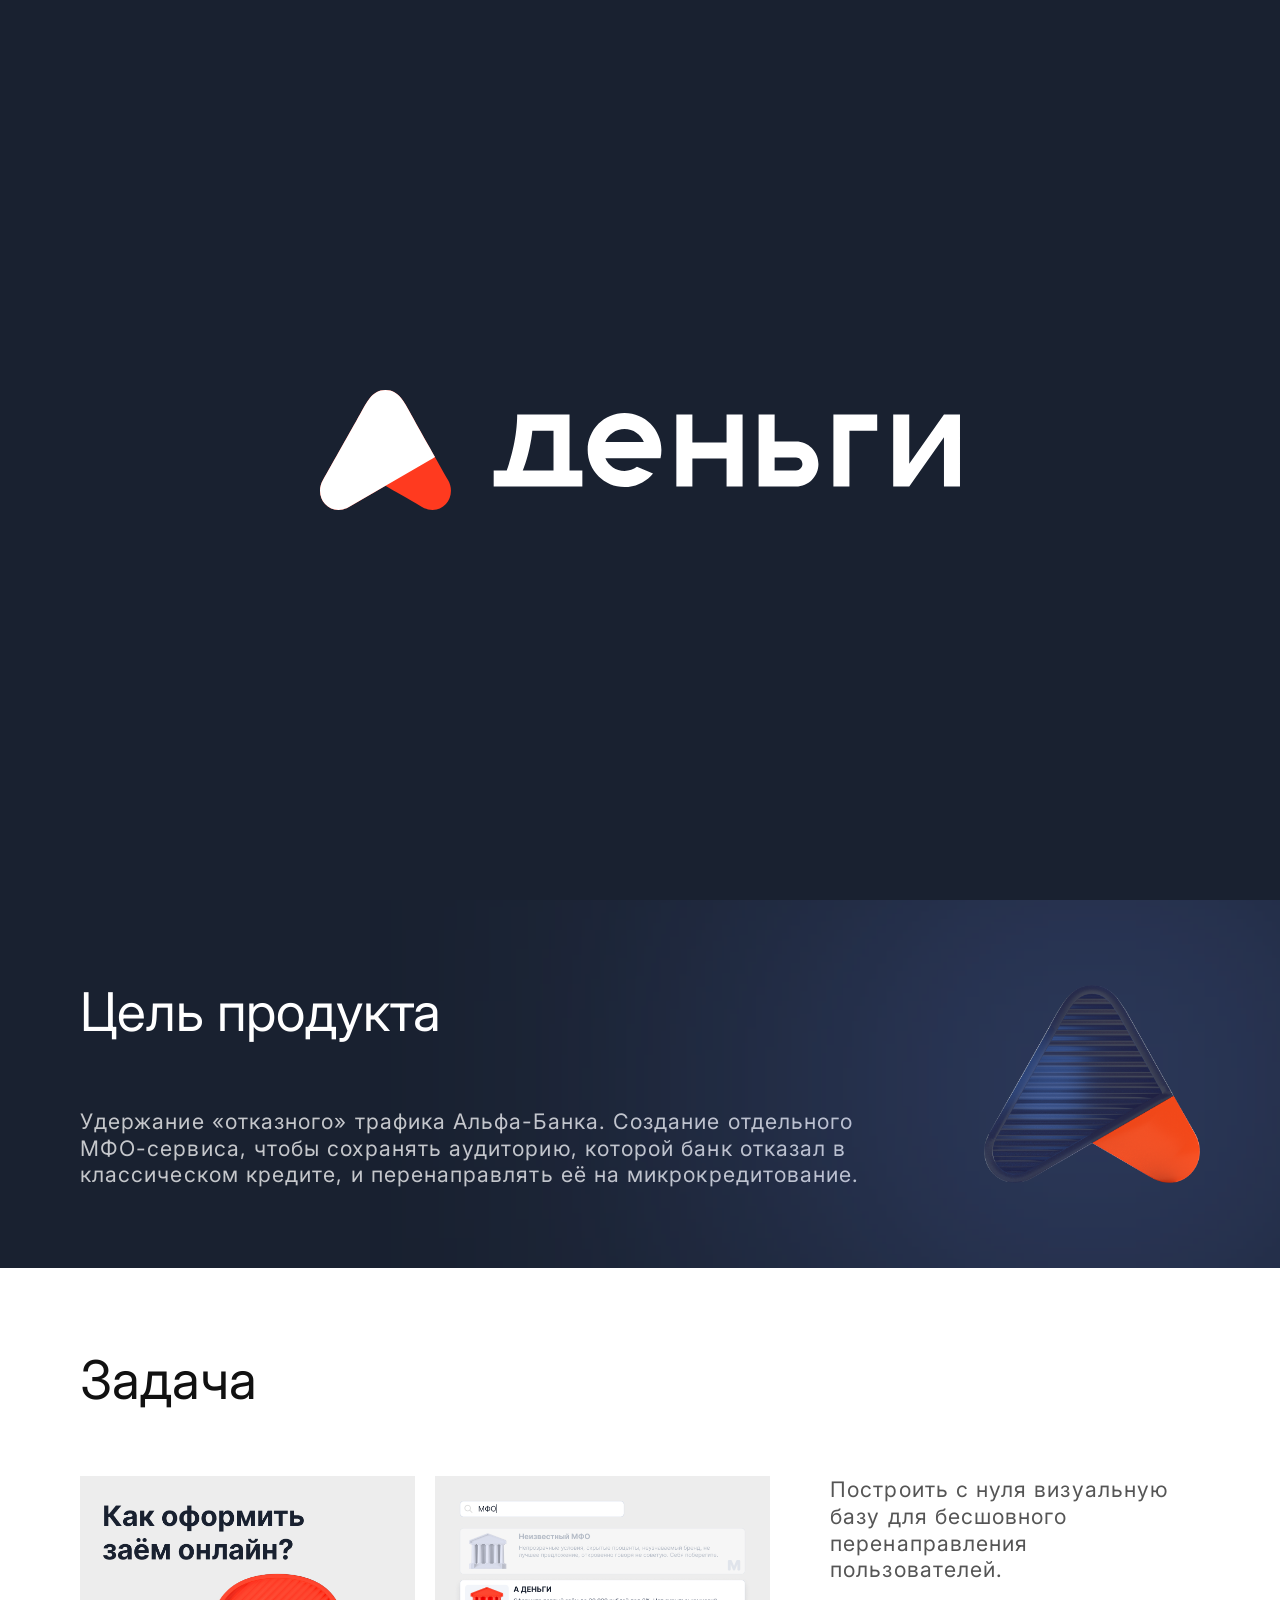
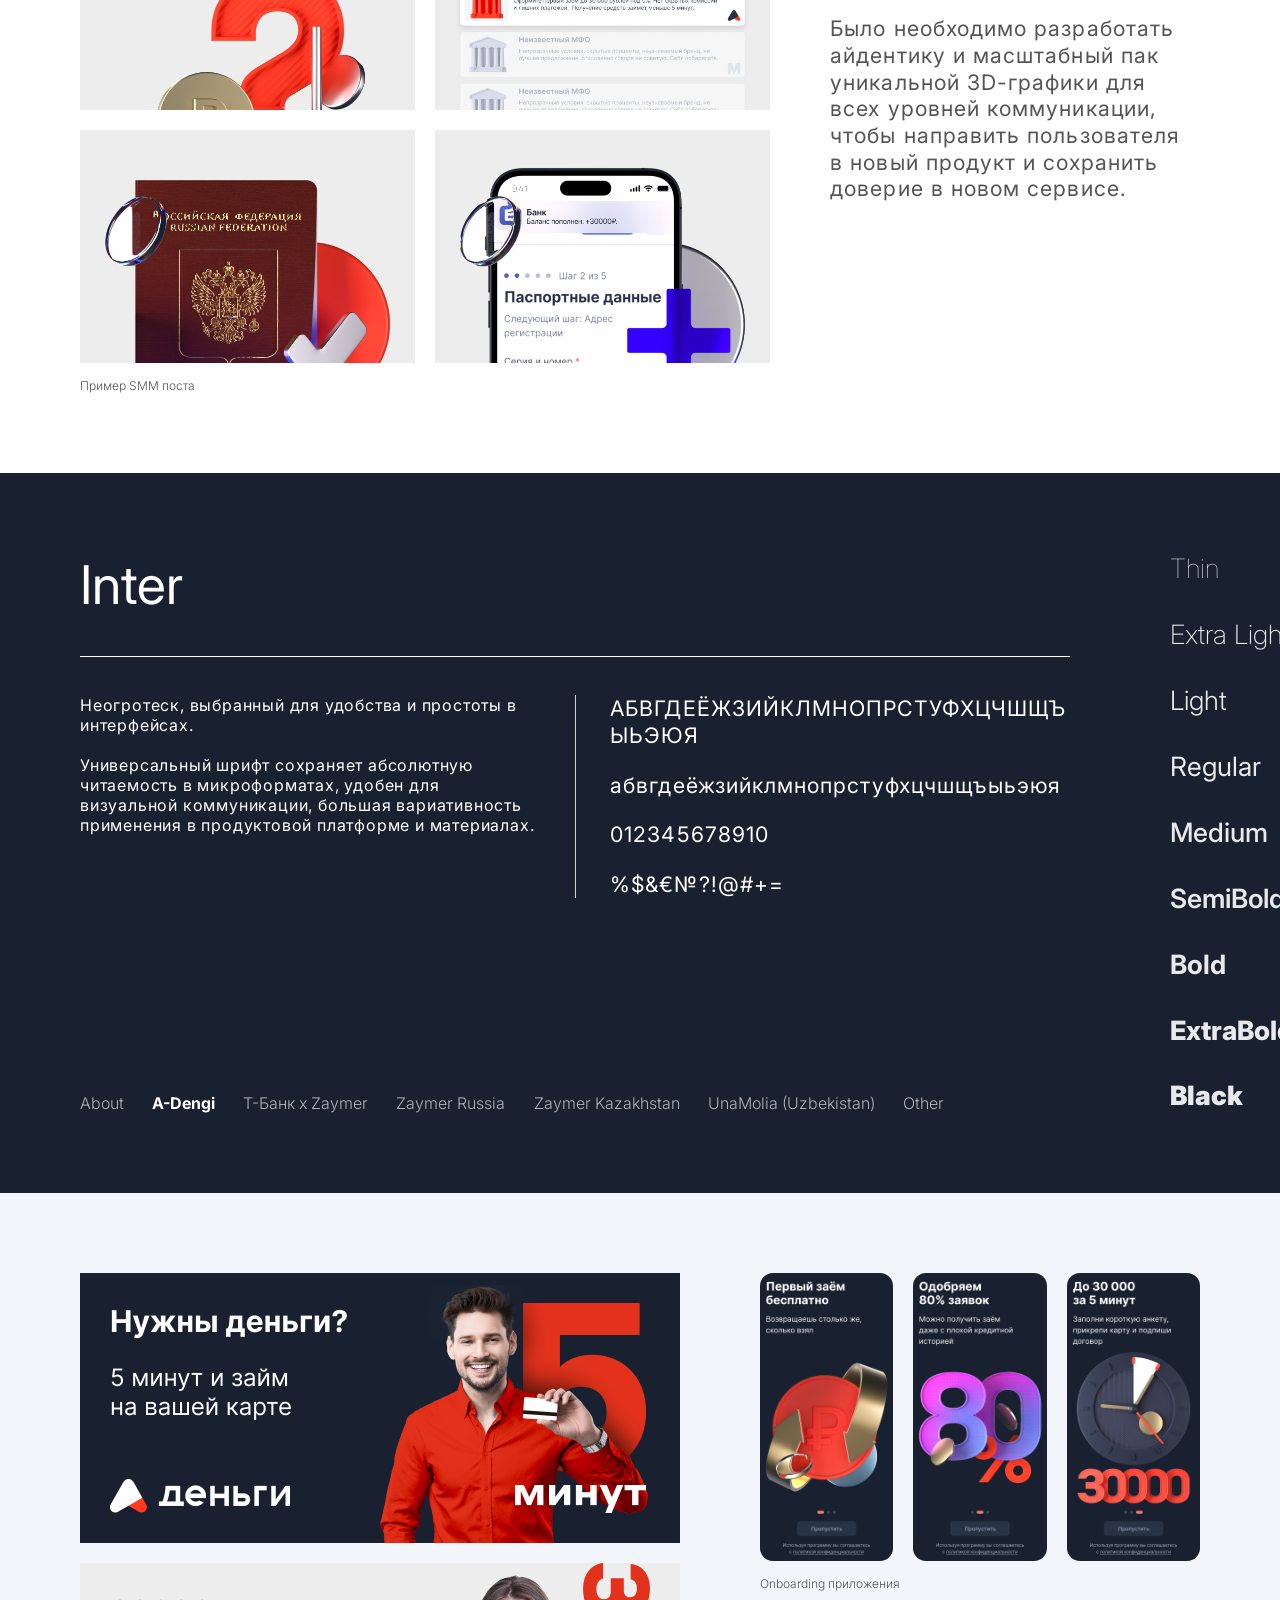
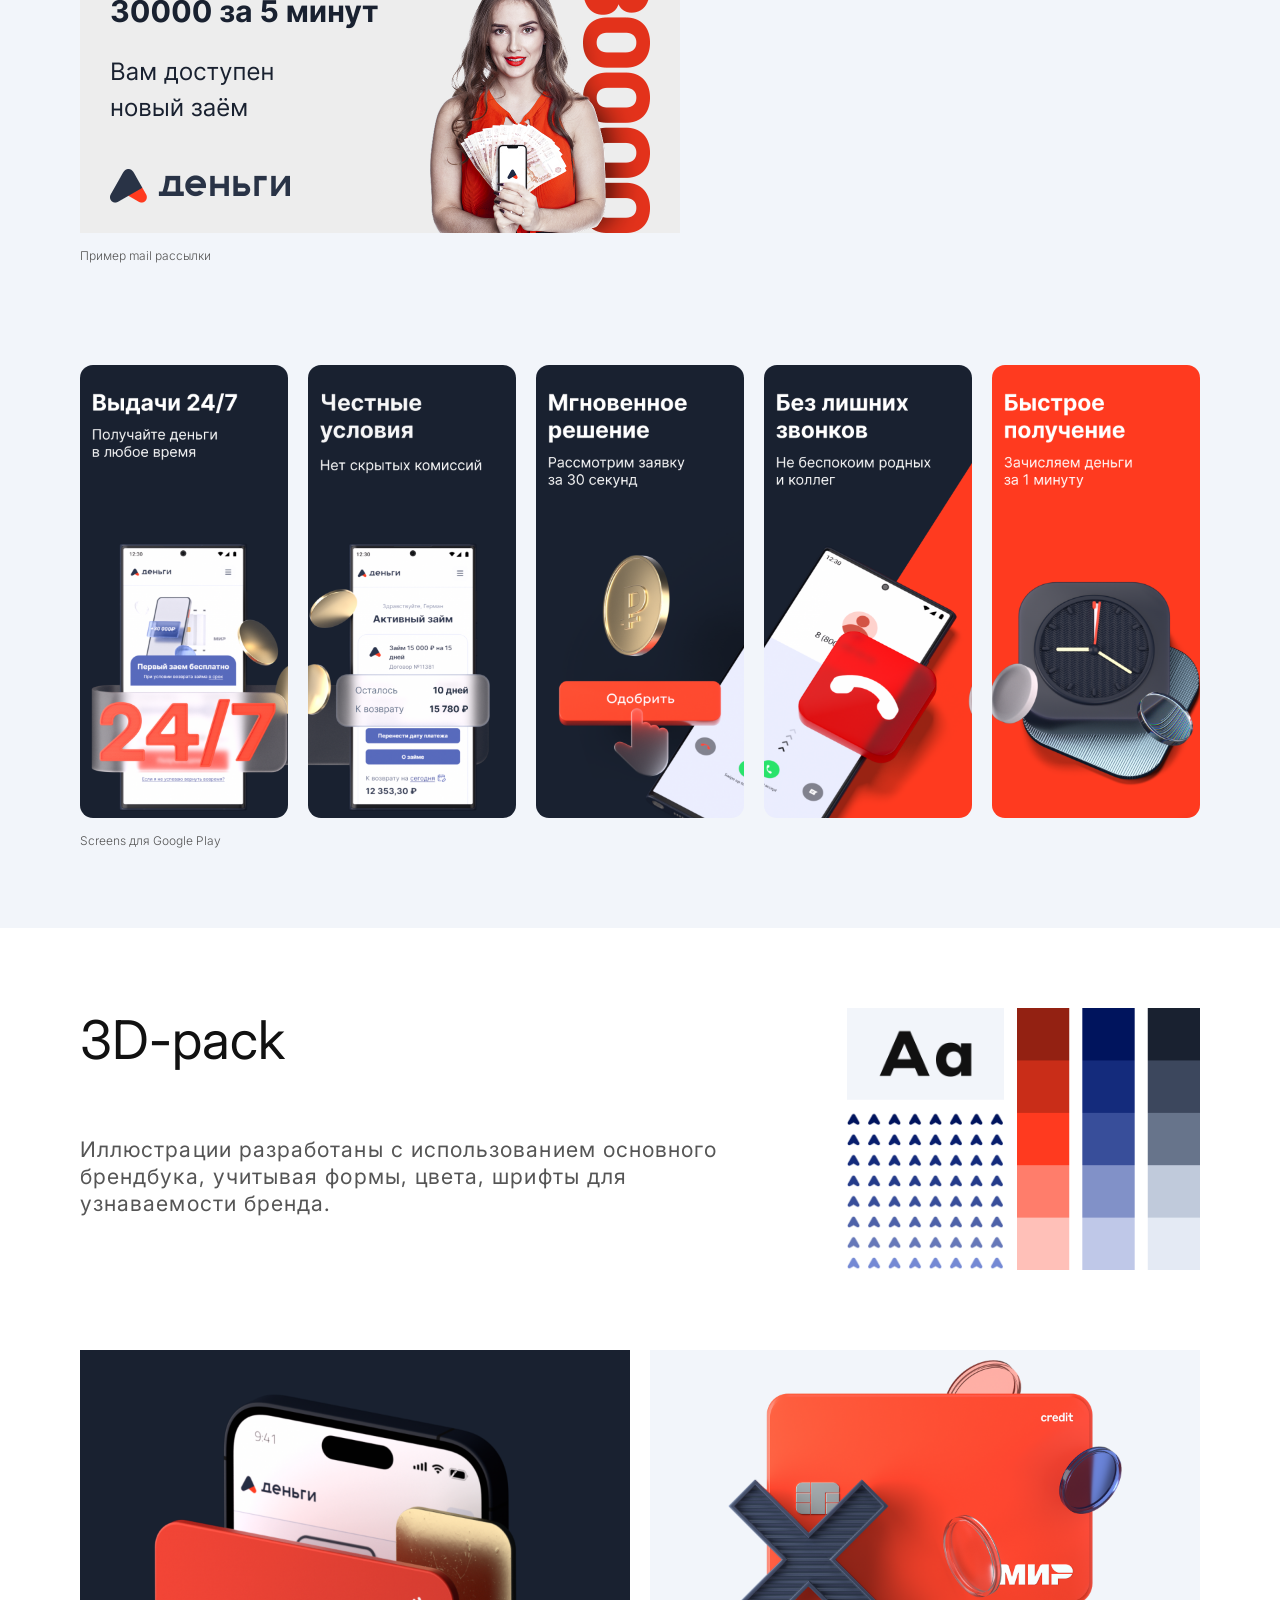
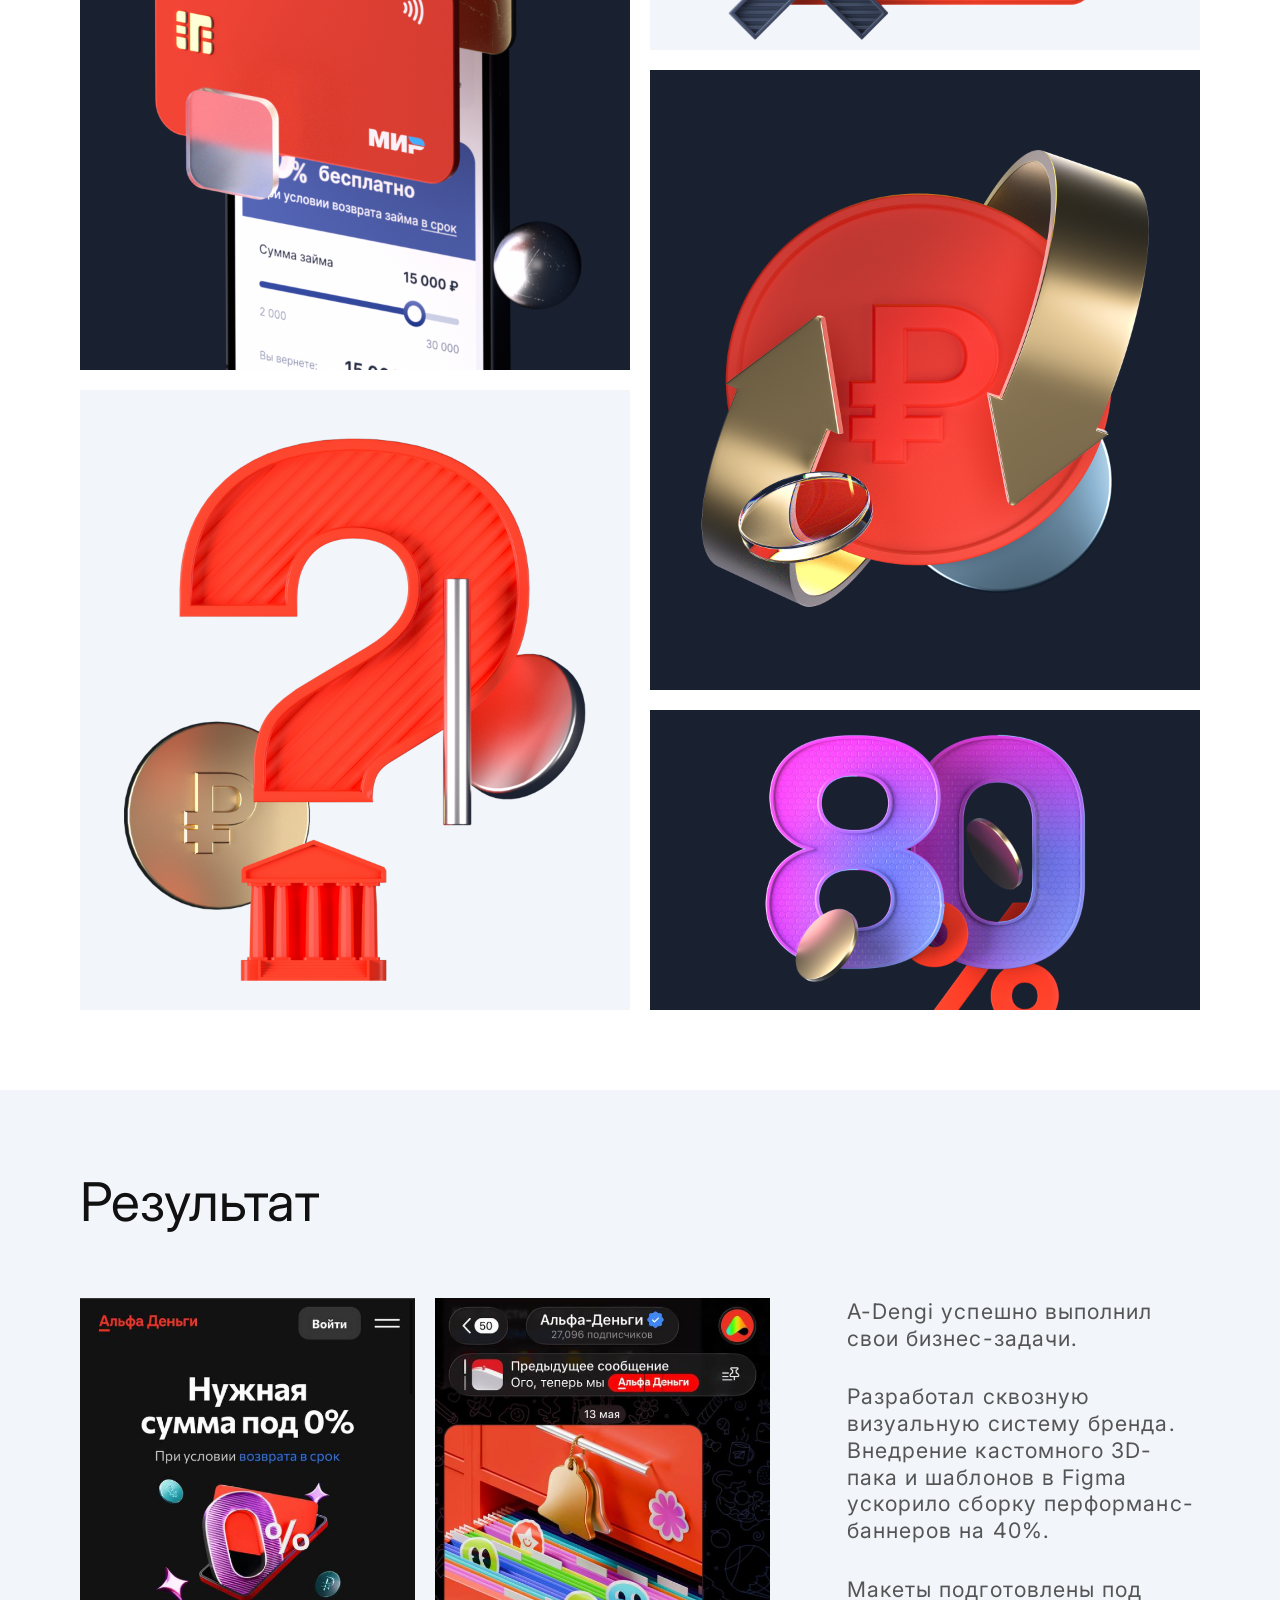
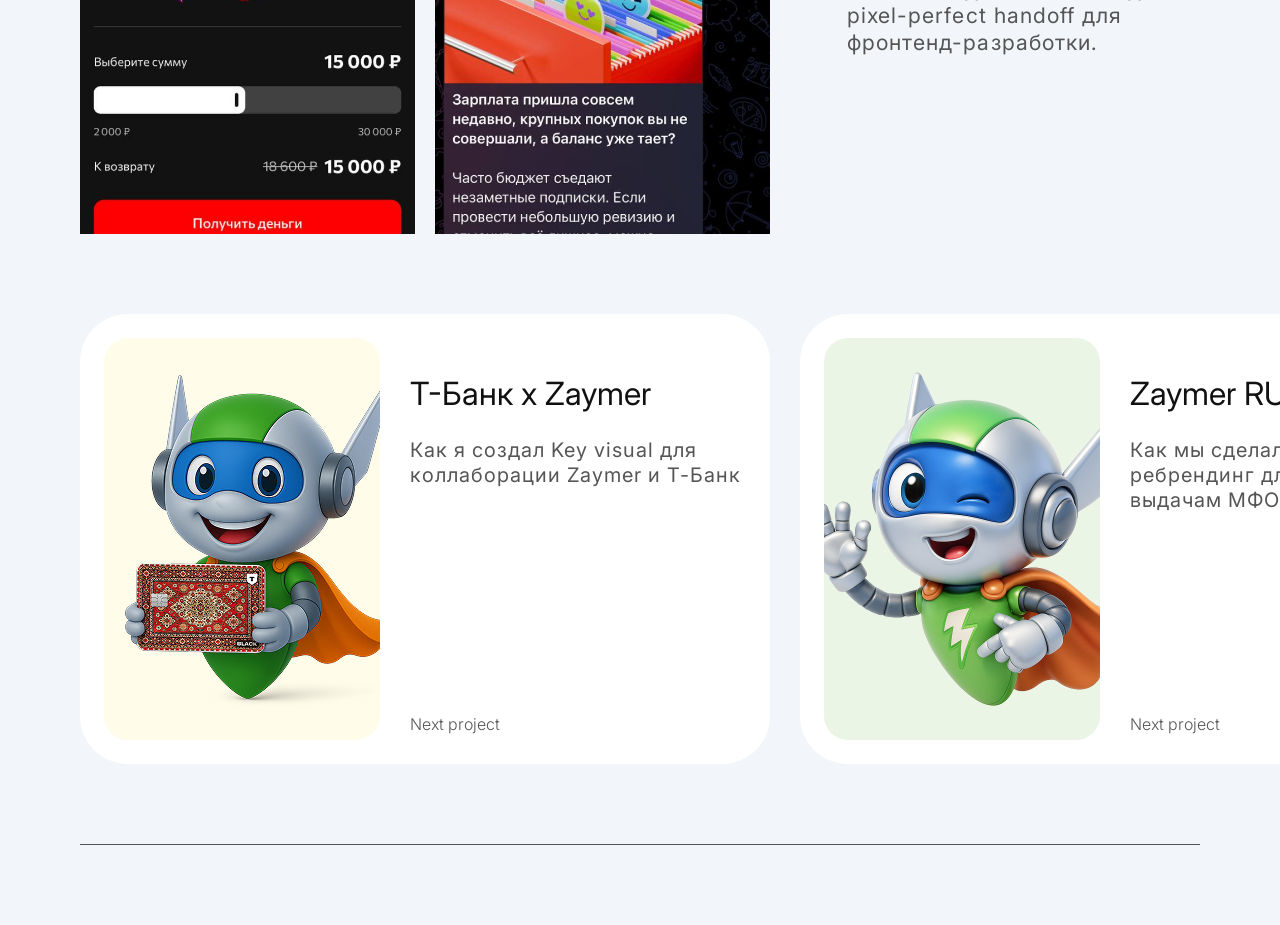
<file: a-dengi.html>
<!DOCTYPE html>
<html lang="ru">
<head>
  <meta charset="UTF-8" />
  <meta name="viewport" content="width=device-width, initial-scale=1.0" />
  <title>A-Dengi — Kurlaev Andrew</title>
  <link rel="preconnect" href="https://fonts.googleapis.com" />
  <link rel="preconnect" href="https://fonts.gstatic.com" crossorigin />
  <link href="https://fonts.googleapis.com/css2?family=Inter:wght@100;200;300;400;500;600;700;800;900&display=swap" rel="stylesheet" />
  <link rel="stylesheet" href="style.css" />
  <link rel="stylesheet" href="case.css" />
</head>
<body class="case-page">

  <!-- Липкая шапка (появляется после скролла первого экрана) -->
  <header class="site-header site-header--reveal" id="header">
    <div class="header-inner">
      <button class="burger-btn" id="burgerBtn" aria-label="Открыть меню" aria-expanded="false">
        <span></span>
        <span></span>
        <span></span>
      </button>

      <nav class="header-nav" aria-label="Основная навигация">
        <a href="index.html#about" class="nav-link">About</a>
        <a href="index.html#cases" class="nav-link is-active">Cases</a>
        <a href="index.html#experience" class="nav-link">Experience</a>
      </nav>

      <a href="index.html" class="header-brand">Kurlaev Andrew</a>

      <div class="lang-switch" role="group" aria-label="Выбор языка">
        <button class="lang-btn is-active" data-lang="ru">RU</button>
        <button class="lang-btn" data-lang="eng">ENG</button>
      </div>
    </div>
    <div class="header-divider"></div>
  </header>

  <!-- Мобильное меню -->
  <div class="mobile-menu" id="mobileMenu" aria-hidden="true">
    <nav class="mobile-menu-nav">
      <a href="index.html#about" class="mobile-nav-link">About</a>
      <a href="index.html#cases" class="mobile-nav-link">Cases</a>
      <a href="index.html#experience" class="mobile-nav-link">Experience</a>
    </nav>
    <div class="mobile-menu-contacts">
      <a href="tel:+79833209153">+7-983-320-91-53</a>
      <a href="https://t.me/superandrew1" target="_blank" rel="noopener">tg: @superandrew1</a>
      <a href="mailto:an-di.91@mail.ru">an-di.91@mail.ru</a>
    </div>
  </div>

  <main>
    <!-- 1. Первый экран с SVG логотипом -->
    <section class="case-hero" id="caseHero">
      <img src="image/adengi-logo-desktop.svg" alt="А деньги" class="case-hero__logo-desktop" />
      <img src="image/adengi-logo-mobile.svg" alt="А деньги" class="case-hero__logo-mobile" />
    </section>

    <!-- 2. Цель продукта -->
    <section class="case-goal">
      <div class="container case-goal__container">
        <div class="case-goal__text">
          <h1 class="case-heading case-heading--white">Цель продукта</h1>
          <p class="case-lead case-lead--light">
            Удержание «отказного» трафика Альфа-Банка. Создание отдельного МФО-сервиса, чтобы сохранять аудиторию, которой банк отказал в классическом кредите, и перенаправлять её на микрокредитование.
          </p>
        </div>

        <div class="case-goal__visual">
          <div class="case-goal__glow" aria-hidden="true"></div>
          <img src="image/adengi-goal-3d.png" alt="3D логотип A-Dengi" class="case-goal__img" />
        </div>
      </div>
    </section>

    <!-- 3. Задача -->
    <section class="case-task">
      <div class="container">
        <h2 class="case-heading">Задача</h2>

        <div class="case-task__grid">
          <div class="case-task__media-wrap">
            <div class="case-task__smm-grid">
              <div class="smm-tile"><img src="image/adengi-smm-1.png" alt="SMM пост 1" /></div>
              <div class="smm-tile"><img src="image/adengi-smm-2.png" alt="SMM пост 2" /></div>
              <div class="smm-tile"><img src="image/adengi-smm-3.png" alt="SMM пост 3" /></div>
              <div class="smm-tile"><img src="image/adengi-smm-4.png" alt="SMM пост 4" /></div>
            </div>
            <span class="case-caption">Пример SMM поста</span>
          </div>

          <div class="case-task__text">
            <p>
              Построить с нуля визуальную базу для бесшовного перенаправления пользователей.
            </p>
            <p>
              Было необходимо разработать айдентику и масштабный пак уникальной 3D-графики для всех уровней коммуникации, чтобы направить пользователя в новый продукт и сохранить доверие в новом сервисе.
            </p>
          </div>
        </div>
      </div>
    </section>

    <!-- 4. Типографика (Inter) -->
    <section class="case-typography">
      <div class="container case-typography__container">
        <div class="case-typography__left">
          <h2 class="case-heading case-heading--white">Inter</h2>
          <div class="typo-divider"></div>

          <div class="typo-info-grid">
            <div class="typo-desc">
              <p>Неогротеск, выбранный для удобства и простоты в интерфейсах.</p>
              <p>Универсальный шрифт сохраняет абсолютную читаемость в микроформатах, удобен для визуальной коммуникации, большая вариативность применения в продуктовой платформе и материалах.</p>
            </div>

            <div class="typo-divider typo-divider--mobile"></div>

            <div class="typo-glyphs">
              <p>АБВГДЕЁЖЗИЙКЛМНОПРСТУФХЦЧШЩЪЫЬЭЮЯ</p>
              <p>абвгдеёжзийклмнопрстуфхцчшщъыьэюя</p>
              <p>012345678910</p>
              <p>%$&amp;€№?!@#+=</p>
            </div>
          </div>

          <div class="typo-divider typo-divider--mobile"></div>

          <nav class="case-inline-nav" aria-label="Проекты">
            <a href="index.html#about">About</a>
            <a href="a-dengi.html" class="is-active">A-Dengi</a>
            <a href="tbank-zaymer.html">Т-Банк x Zaymer</a>
            <a href="zaymer-ru.html">Zaymer Russia</a>
            <a href="zaymer-kz.html">Zaymer Kazakhstan</a>
            <a href="unamolia.html">UnaMolia (Uzbekistan)</a>
            <a href="other.html">Other</a>
          </nav>
        </div>

        <div class="case-typography__right">
          <div class="typo-aa-col">
            <div class="typo-aa" style="font-weight: 100;">Аа</div>
            <div class="typo-aa" style="font-weight: 200;">Аа</div>
            <div class="typo-aa" style="font-weight: 300;">Аа</div>
            <div class="typo-aa" style="font-weight: 400;">Аа</div>
            <div class="typo-aa" style="font-weight: 500;">Аа</div>
          </div>

          <div class="typo-weights-col">
            <span style="font-weight: 100;">Thin</span>
            <span style="font-weight: 200;">Extra Light</span>
            <span style="font-weight: 300;">Light</span>
            <span style="font-weight: 400;">Regular</span>
            <span style="font-weight: 500;">Medium</span>
            <span style="font-weight: 600;">SemiBold</span>
            <span style="font-weight: 700;">Bold</span>
            <span style="font-weight: 800;">ExtraBold</span>
            <span style="font-weight: 900;">Black</span>
          </div>
        </div>
      </div>
    </section>

    <!-- 5. Mail рассылки и Onboarding -->
    <section class="case-comms">
      <div class="container">
        <div class="case-comms__grid">
          <div class="case-comms__mail">
            <div class="mail-stack">
              <img src="image/adengi-mail-1.png" alt="Mail рассылка 1" class="mail-img" />
              <img src="image/adengi-mail-2.png" alt="Mail рассылка 2" class="mail-img" />
            </div>
            <span class="case-caption">Пример mail рассылки</span>
          </div>

          <div class="case-comms__onboard">
            <div class="onboard-row">
              <img src="image/adengi-onboard-1.png" alt="Onboarding 1" class="onboard-img" />
              <img src="image/adengi-onboard-2.png" alt="Onboarding 2" class="onboard-img" />
              <img src="image/adengi-onboard-3.png" alt="Onboarding 3" class="onboard-img" />
            </div>
            <span class="case-caption">Onboarding приложения</span>
          </div>
        </div>
      </div>
    </section>

    <!-- 6. Screens для Google Play -->
    <section class="case-store">
      <div class="container">
        <div class="store-grid">
          <img src="image/adengi-gp-1.png" alt="Выдачи 24/7" />
          <img src="image/adengi-gp-2.png" alt="Честные условия" />
          <img src="image/adengi-gp-3.png" alt="Мгновенное решение" />
          <img src="image/adengi-gp-4.png" alt="Без лишних звонков" />
          <img src="image/adengi-gp-5.png" alt="Быстрое получение" />
        </div>
        <span class="case-caption">Screens для Google Play</span>
      </div>
    </section>

    <!-- 7. 3D-pack (единая иллюстрация брендбука) -->
    <section class="case-3dpack">
      <div class="container case-3dpack__container">
        <div class="case-3dpack__text">
          <h2 class="case-heading">3D-pack</h2>
          <p class="case-lead">
            Иллюстрации разработаны с использованием основного брендбука, учитывая формы, цвета, шрифты для узнаваемости бренда.
          </p>
        </div>

        <div class="case-3dpack__visual">
          <img src="image/adengi-3dpack-brandbook.png" alt="Брендбук и палитра A-Dengi" class="case-3dpack__img" />
        </div>
      </div>
    </section>

    <!-- 8. Сетка 3D-рендеров -->
    <section class="case-renders">
      <div class="container">
        <div class="renders-masonry">
          <div class="renders-col">
            <div class="render-tile render-tile--tall render-tile--dark">
              <img src="image/adengi-render-1.png" alt="3D рендер приложения" />
            </div>
            <div class="render-tile render-tile--tall render-tile--light">
              <img src="image/adengi-render-2.png" alt="3D рендер вопроса" />
            </div>
          </div>

          <div class="renders-col">
            <div class="render-tile render-tile--short render-tile--light">
              <img src="image/adengi-render-3.png" alt="3D рендер карты" />
            </div>
            <div class="render-tile render-tile--tall render-tile--dark">
              <img src="image/adengi-render-4.png" alt="3D рендер монеты" />
            </div>
            <div class="render-tile render-tile--short render-tile--dark">
              <img src="image/adengi-render-5.png" alt="3D рендер 80%" />
            </div>
          </div>
        </div>
      </div>
    </section>

    <!-- 9. Результат -->
    <section class="case-result">
      <div class="container">
        <h2 class="case-heading">Результат</h2>

        <div class="case-result__grid">
          <div class="case-result__screens">
            <img src="image/adengi-result-1.jpg" alt="Интерфейс A-Dengi 1" />
            <img src="image/adengi-result-2.jpg" alt="Интерфейс A-Dengi 2" />
          </div>

          <div class="case-result__text">
            <p>A-Dengi успешно выполнил свои бизнес-задачи.</p>
            <p>
              Разработал сквозную визуальную систему бренда. Внедрение кастомного 3D-пака и шаблонов в Figma ускорило сборку перформанс-баннеров на 40%.
            </p>
            <p>Макеты подготовлены под pixel-perfect handoff для фронтенд-разработки.</p>
          </div>
        </div>
      </div>
    </section>

    <!-- 10. Нижняя навигация (без A-Dengi) -->
    <section class="project-nav-section case-nav-section" aria-label="Навигация по проектам">
      <div class="project-nav-track" id="projectNavTrack">
        <a href="tbank-zaymer.html" class="project-nav-card case-nav-card">
          <div class="project-nav-card__thumb" style="background: #FFFCEA;">
            <img src="image/nav-2.png" alt="Т-Банк x Zaymer" />
          </div>
          <div class="project-nav-card__body">
            <div>
              <h3 class="project-nav-card__title">Т-Банк x Zaymer</h3>
              <p class="project-nav-card__desc">Как я создал Key visual для коллаборации Zaymer и Т-Банк</p>
            </div>
            <span class="project-nav-card__next">Next project</span>
          </div>
        </a>

        <a href="zaymer-ru.html" class="project-nav-card case-nav-card">
          <div class="project-nav-card__thumb" style="background: #EBF5E5;">
            <img src="image/nav-3.png" alt="Zaymer RU" />
          </div>
          <div class="project-nav-card__body">
            <div>
              <h3 class="project-nav-card__title">Zaymer RU</h3>
              <p class="project-nav-card__desc">Как мы сделали крупный ребрендинг для лидера по выдачам МФО - Zaymer</p>
            </div>
            <span class="project-nav-card__next">Next project</span>
          </div>
        </a>

        <a href="zaymer-kz.html" class="project-nav-card case-nav-card">
          <div class="project-nav-card__thumb" style="background: #E8F5EC;">
            <img src="image/nav-4.png" alt="Zaymer KZ" />
          </div>
          <div class="project-nav-card__body">
            <div>
              <h3 class="project-nav-card__title">Zaymer KZ</h3>
              <p class="project-nav-card__desc">Как я локализировал с помощью брендинга весь SMM для МФО в Казахстане</p>
            </div>
            <span class="project-nav-card__next">Next project</span>
          </div>
        </a>

        <a href="unamolia.html" class="project-nav-card case-nav-card">
          <div class="project-nav-card__thumb" style="background: #E6EFFF;">
            <img src="image/nav-5.png" alt="UnaMolia" />
          </div>
          <div class="project-nav-card__body">
            <div>
              <h3 class="project-nav-card__title">UnaMolia (Uzbekistan)</h3>
              <p class="project-nav-card__desc">Как мы создали уникальный продукт для целой страны</p>
            </div>
            <span class="project-nav-card__next">Next project</span>
          </div>
        </a>

        <a href="other.html" class="project-nav-card case-nav-card">
          <div class="project-nav-card__thumb" style="background: #FFFBE5;">
            <img src="image/nav-6.png" alt="Other" />
          </div>
          <div class="project-nav-card__body">
            <div>
              <h3 class="project-nav-card__title">Other</h3>
              <p class="project-nav-card__desc">Другие проекты которые я разрабатывал</p>
            </div>
            <span class="project-nav-card__next">Next project</span>
          </div>
        </a>
      </div>
    </section>
  </main>

  <footer class="site-footer case-footer">
    <div class="container">
      <div class="footer-line"></div>
    </div>
  </footer>

  <script src="script.js"></script>
</body>
</html>
</file>
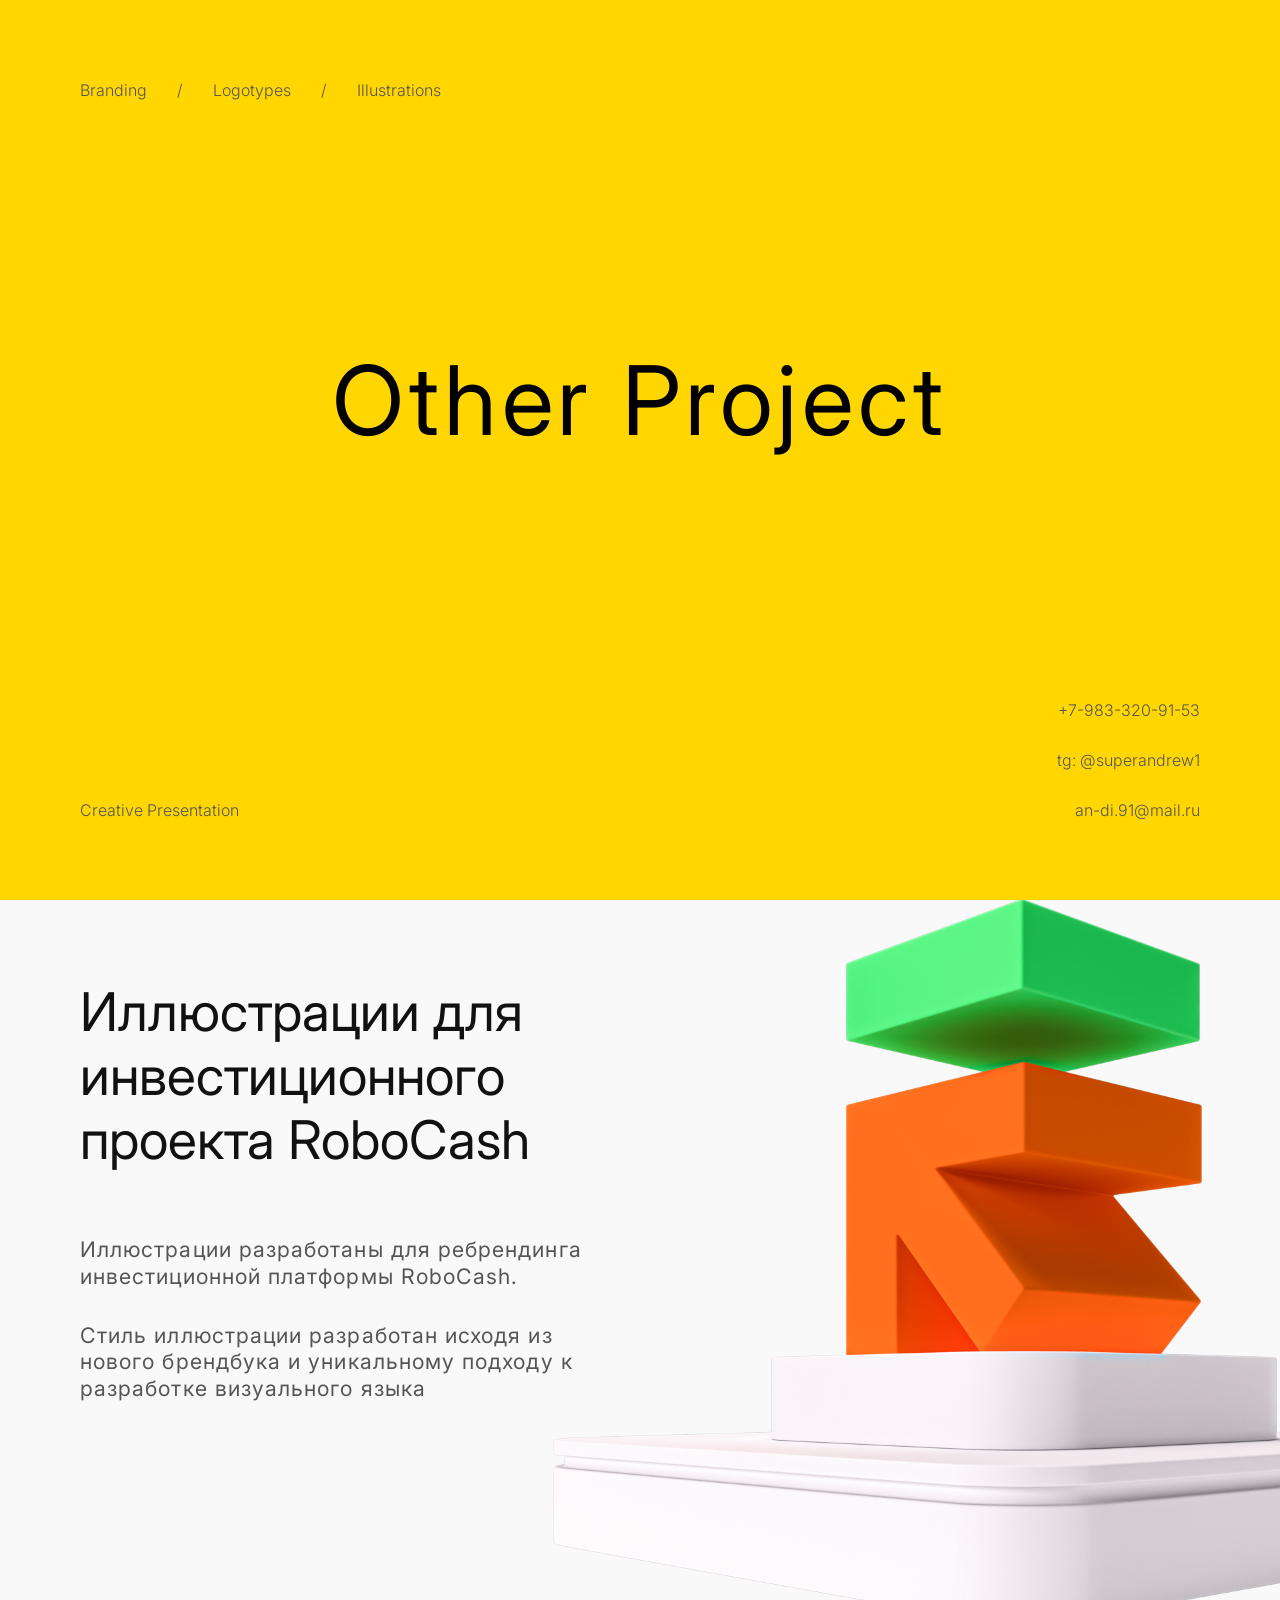
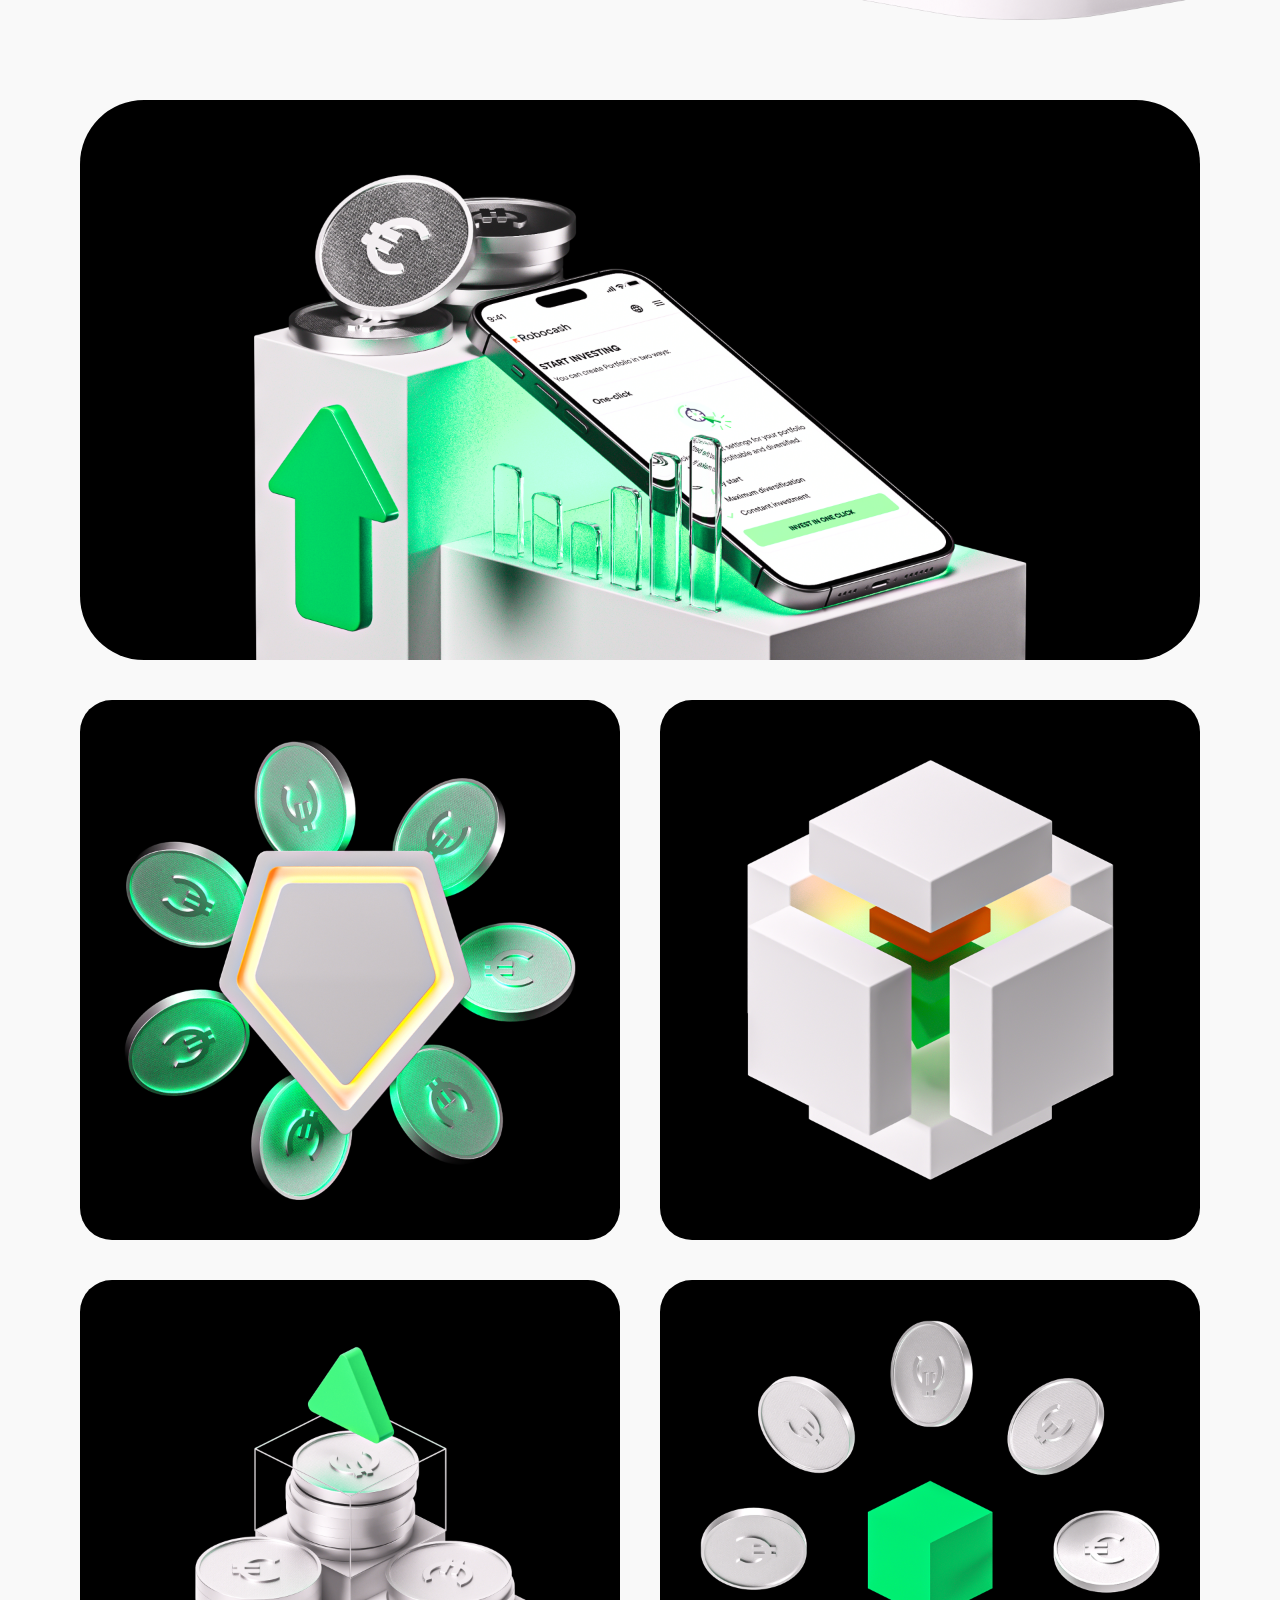
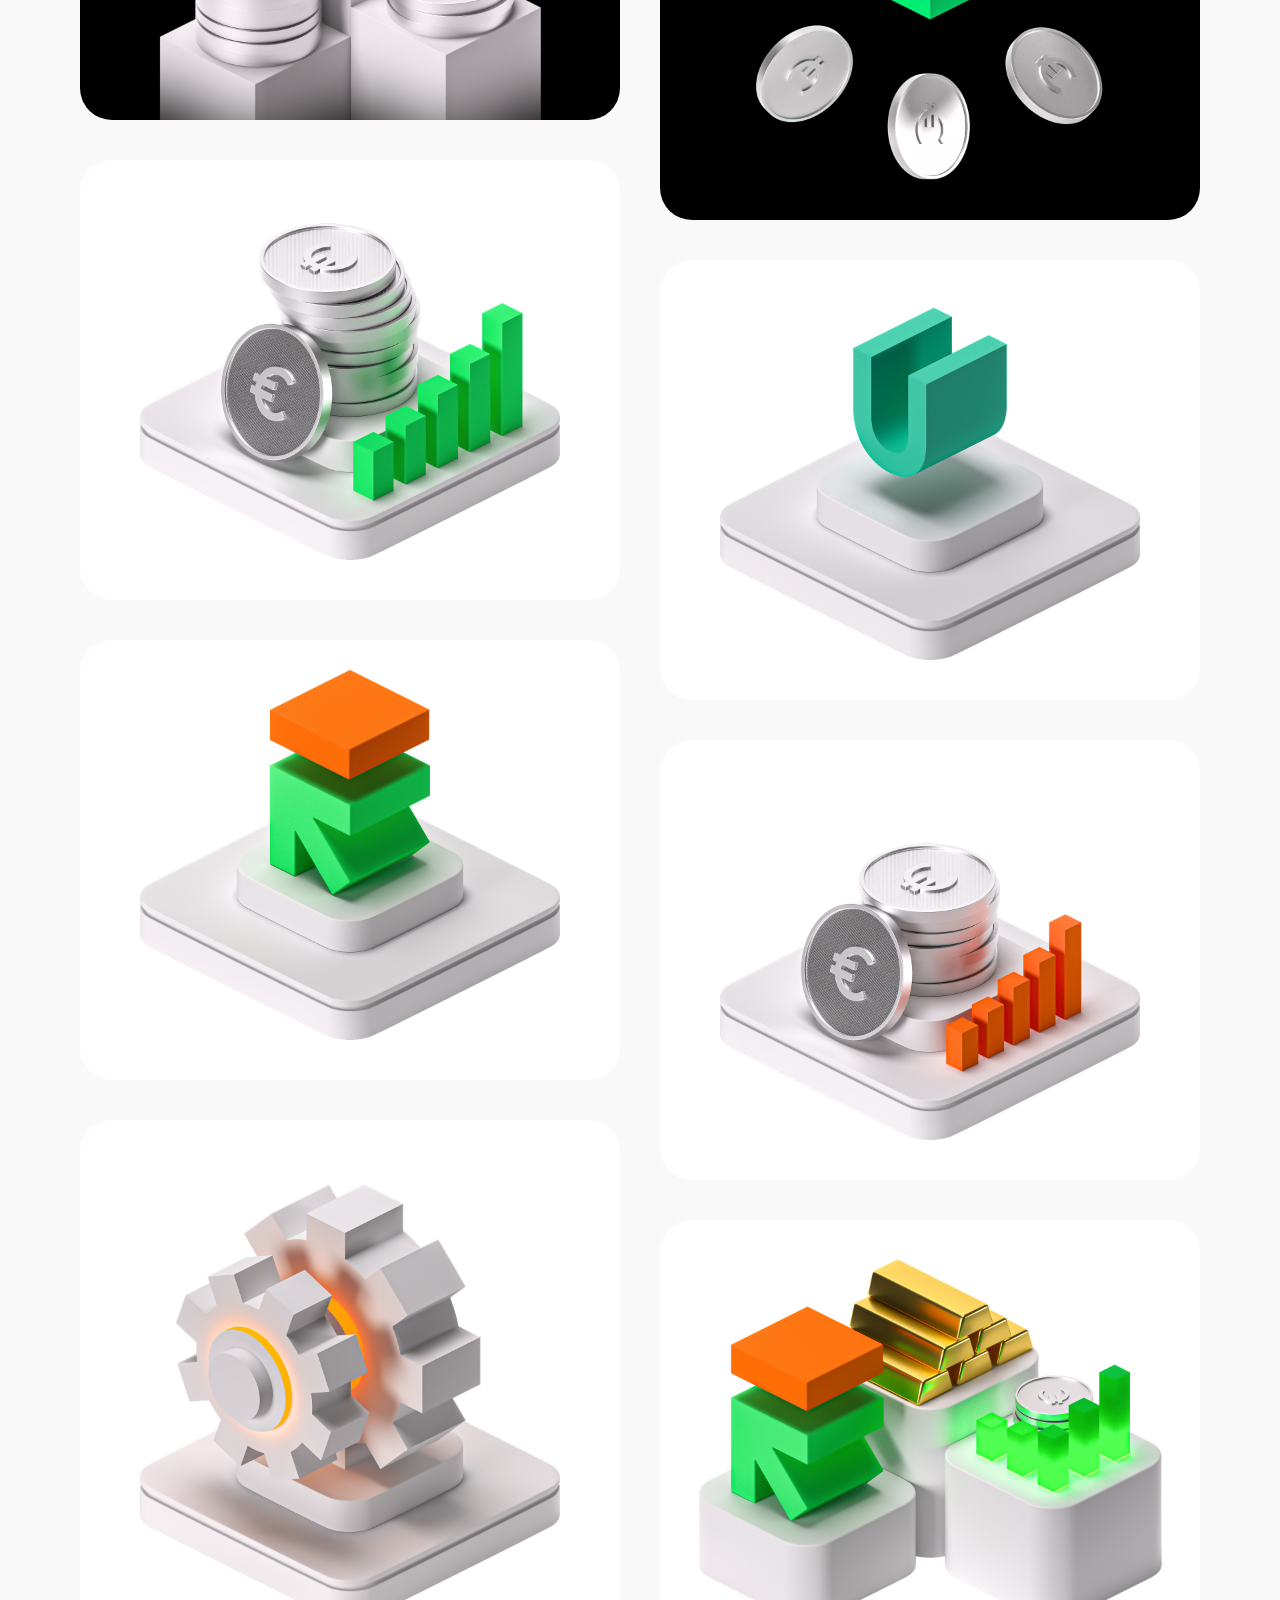
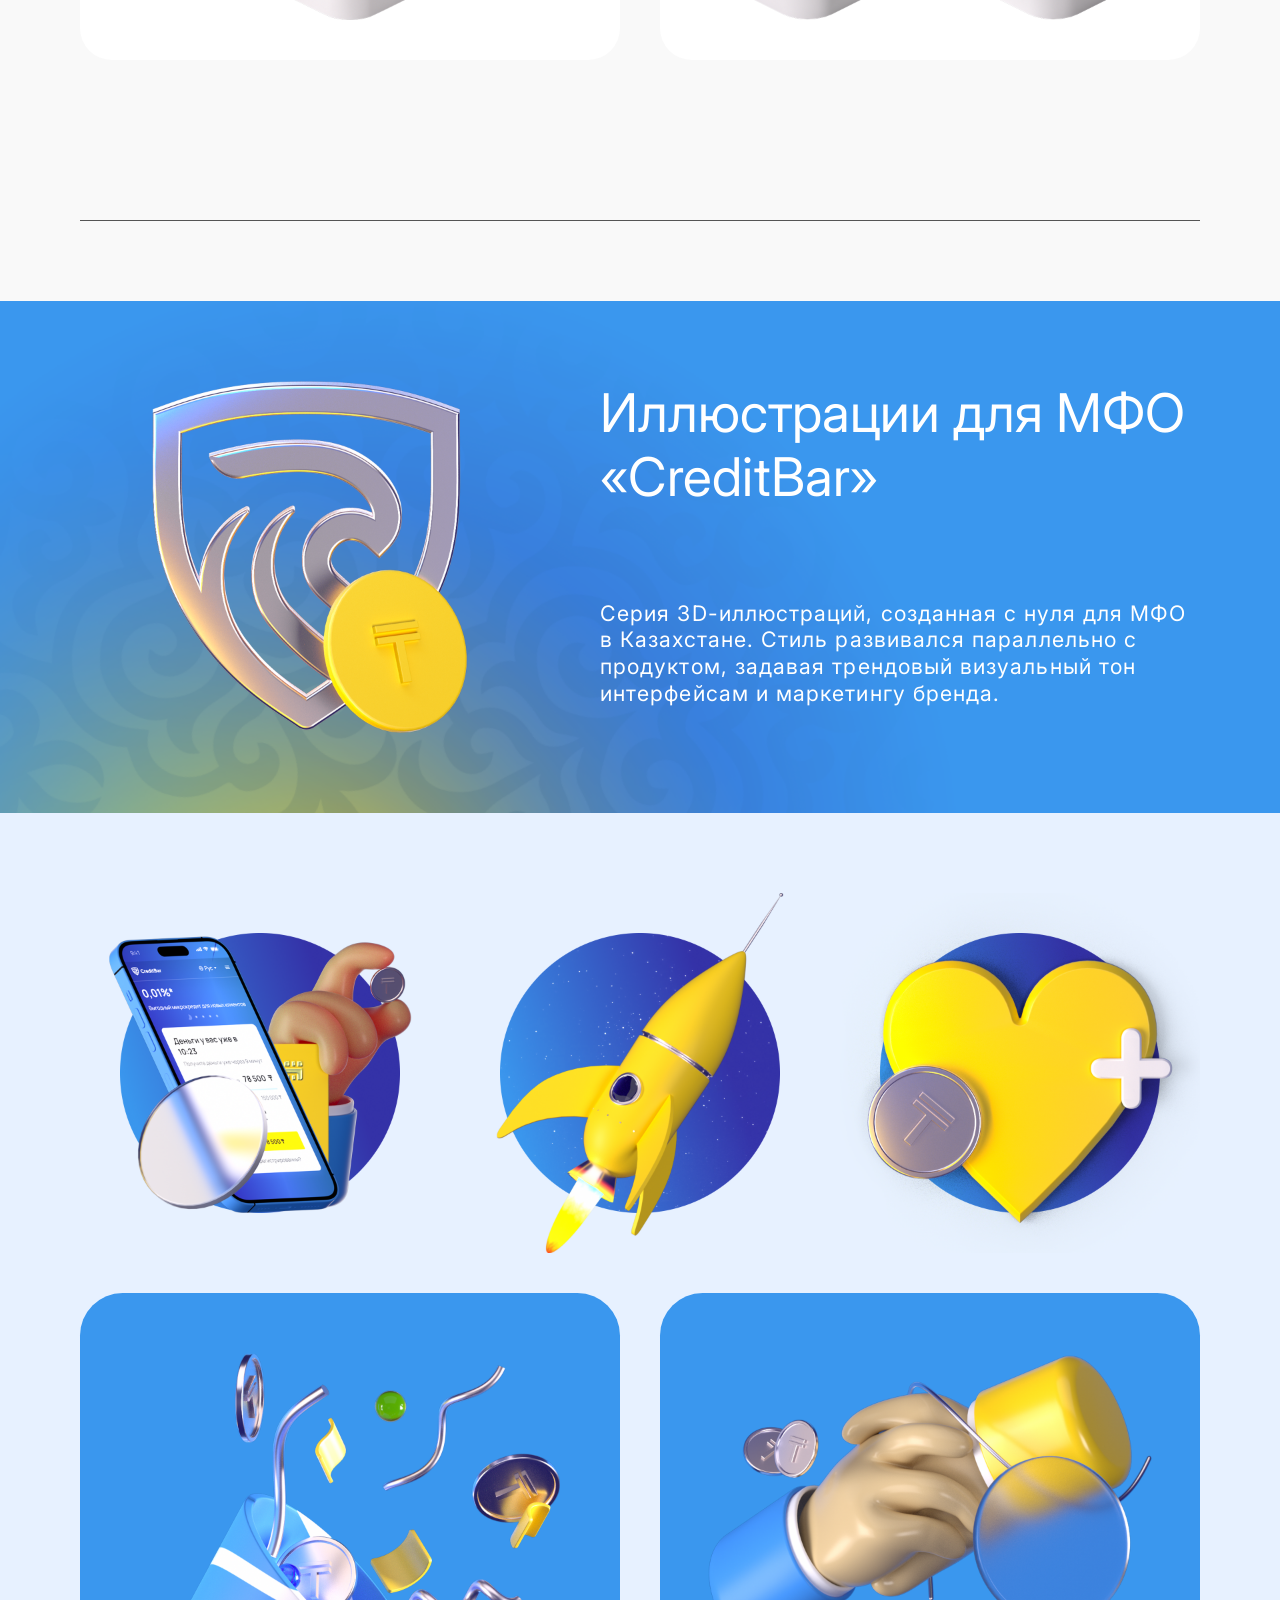
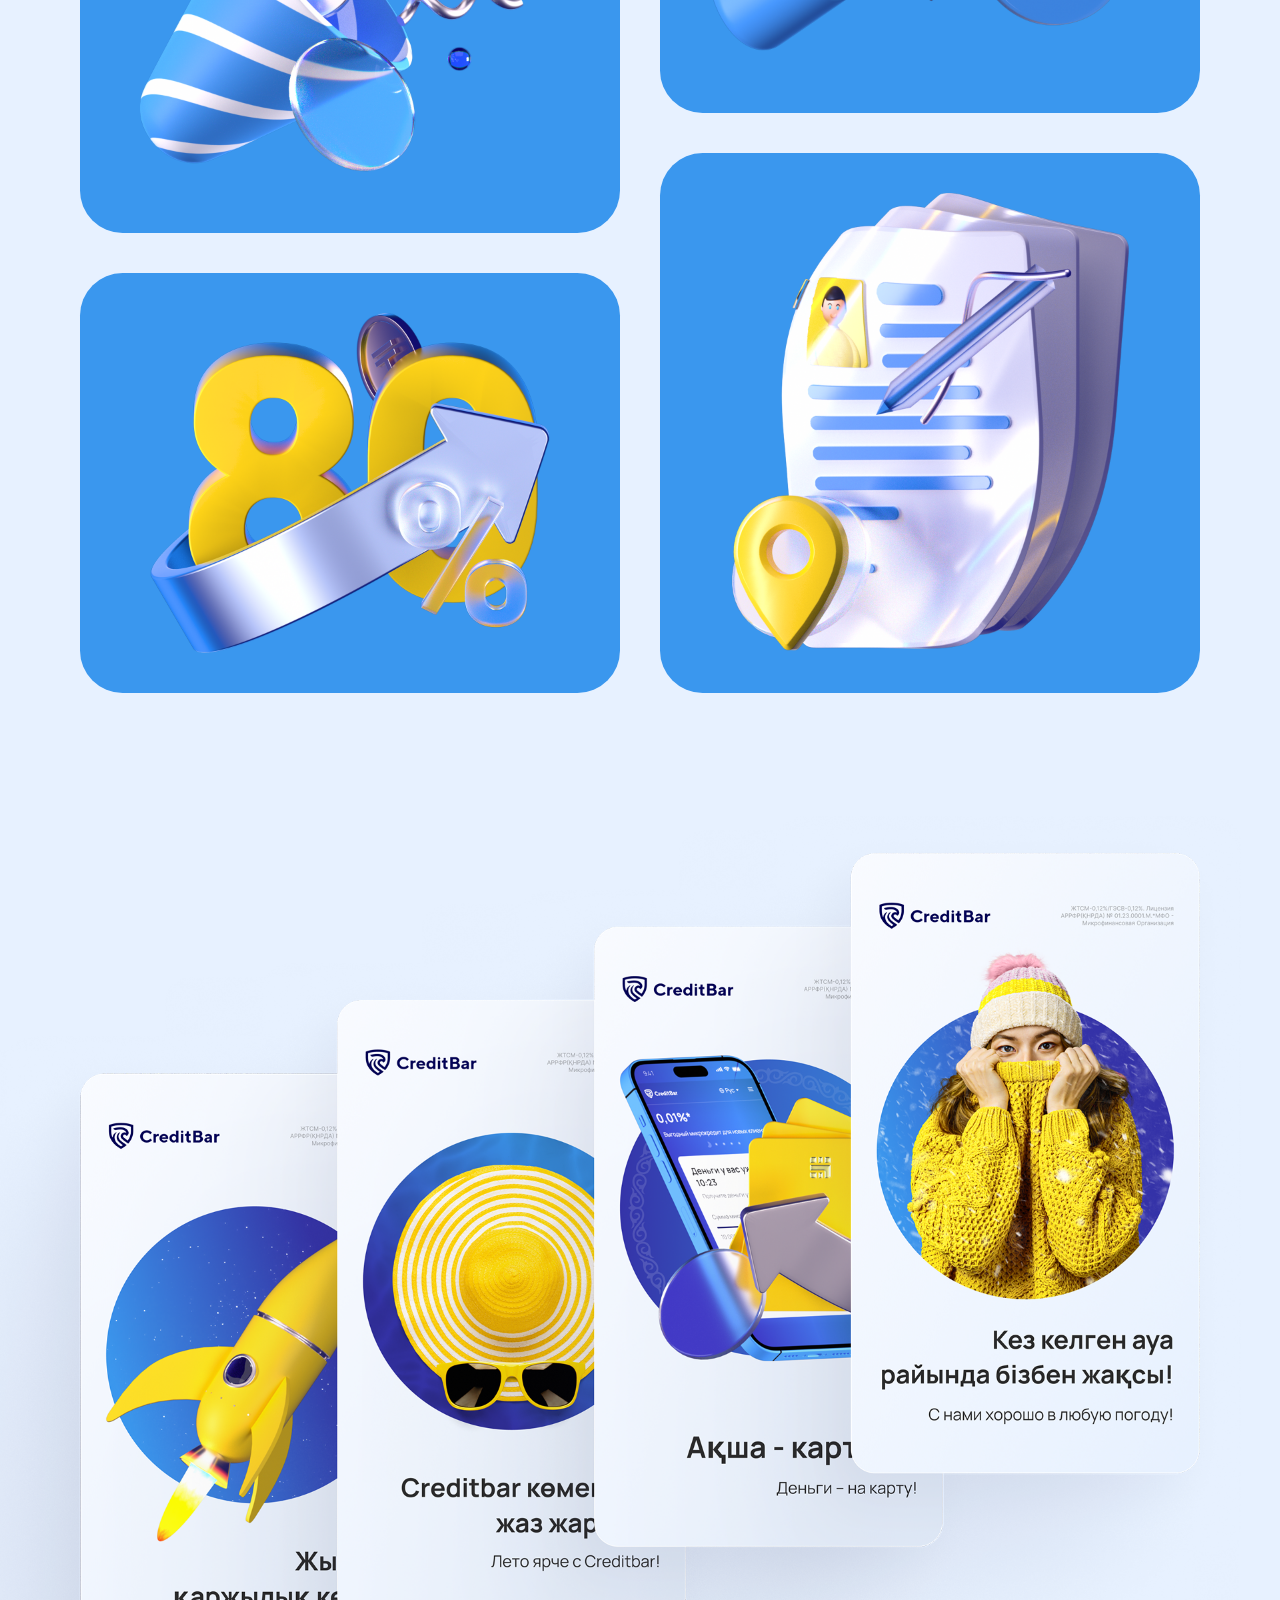
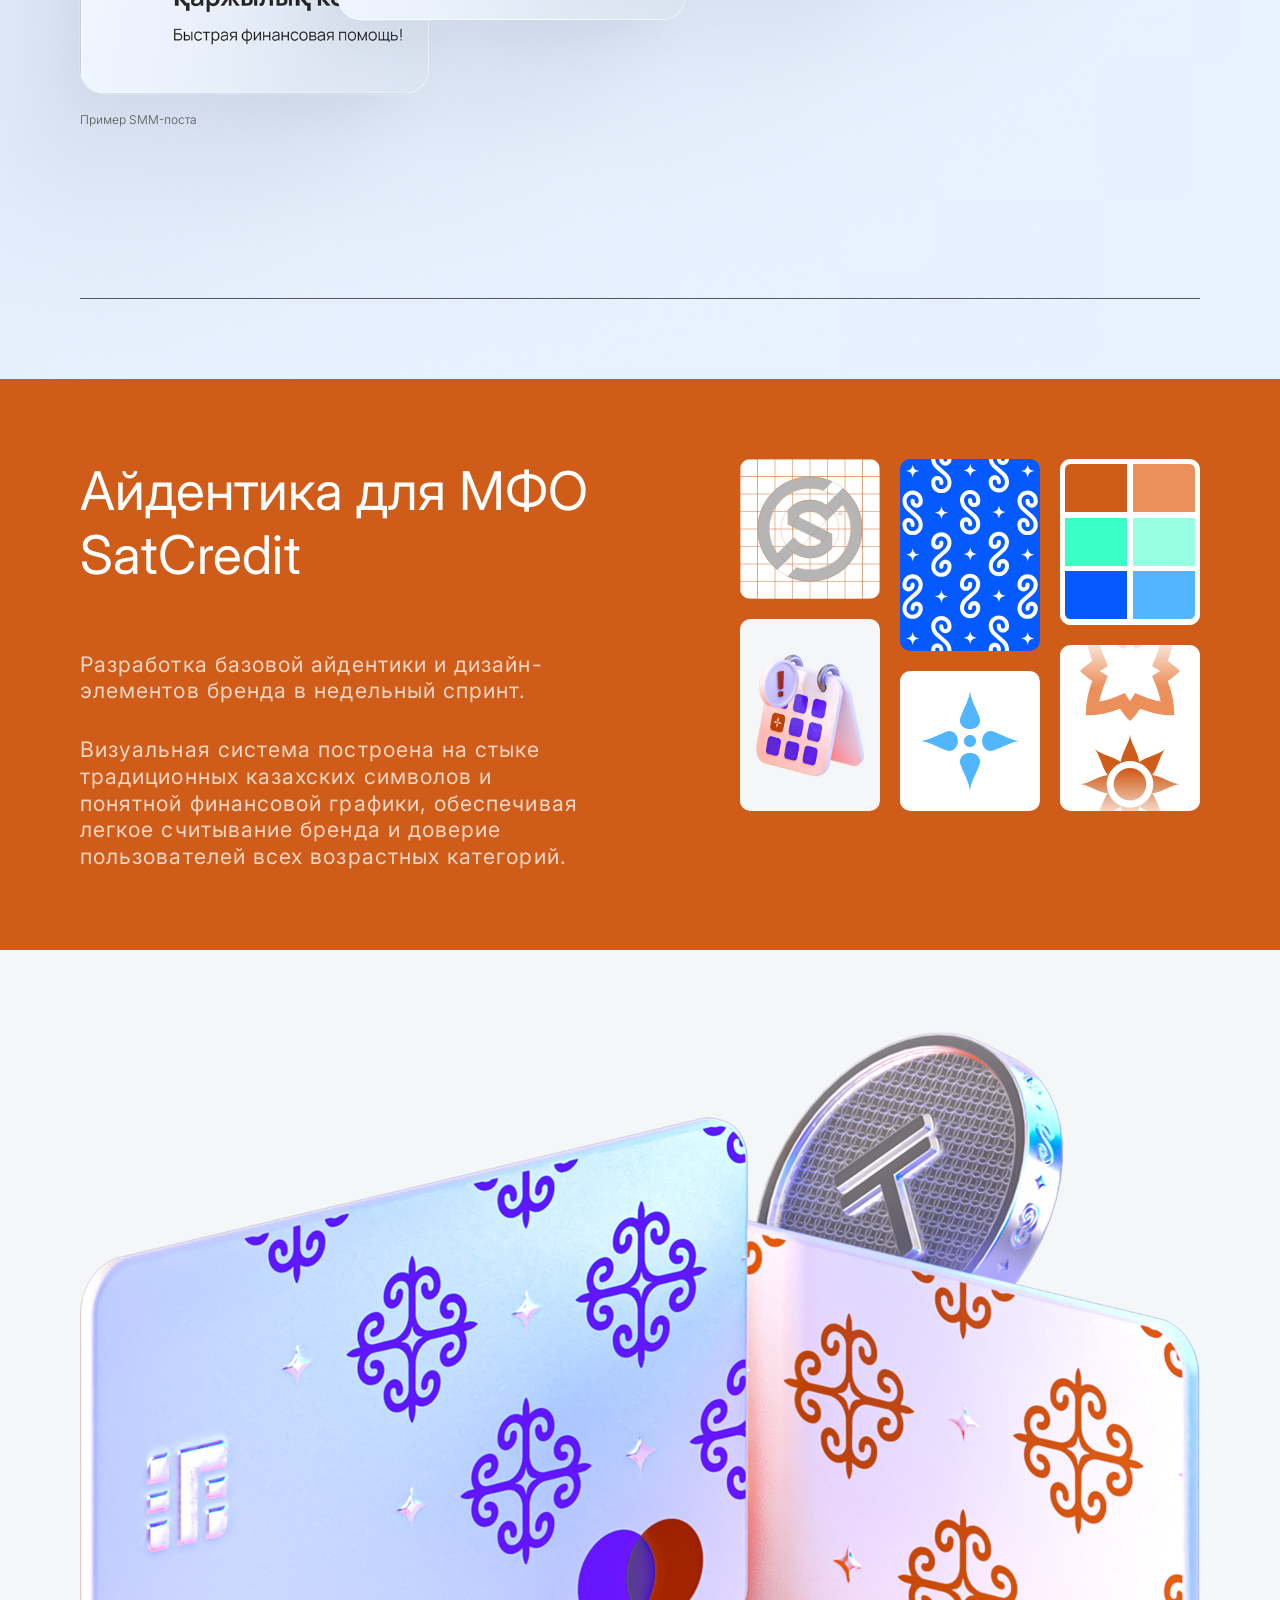
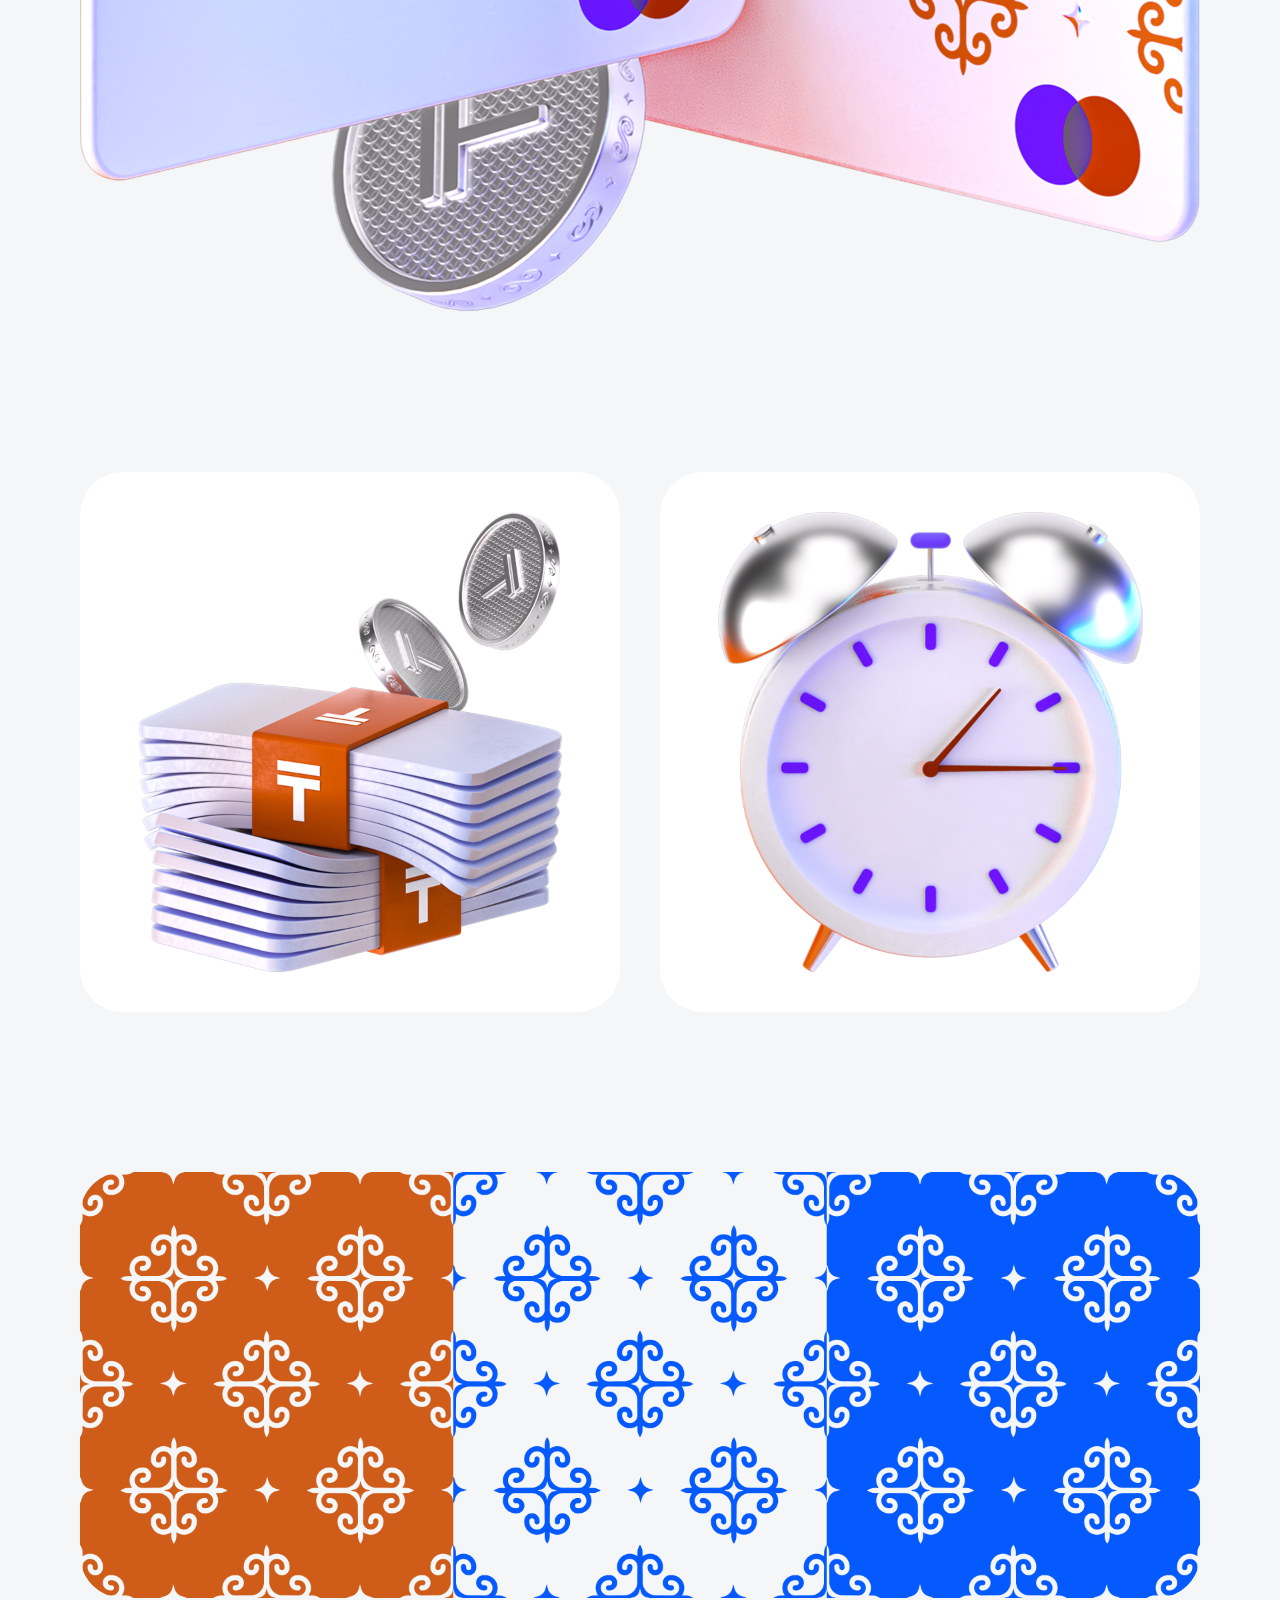
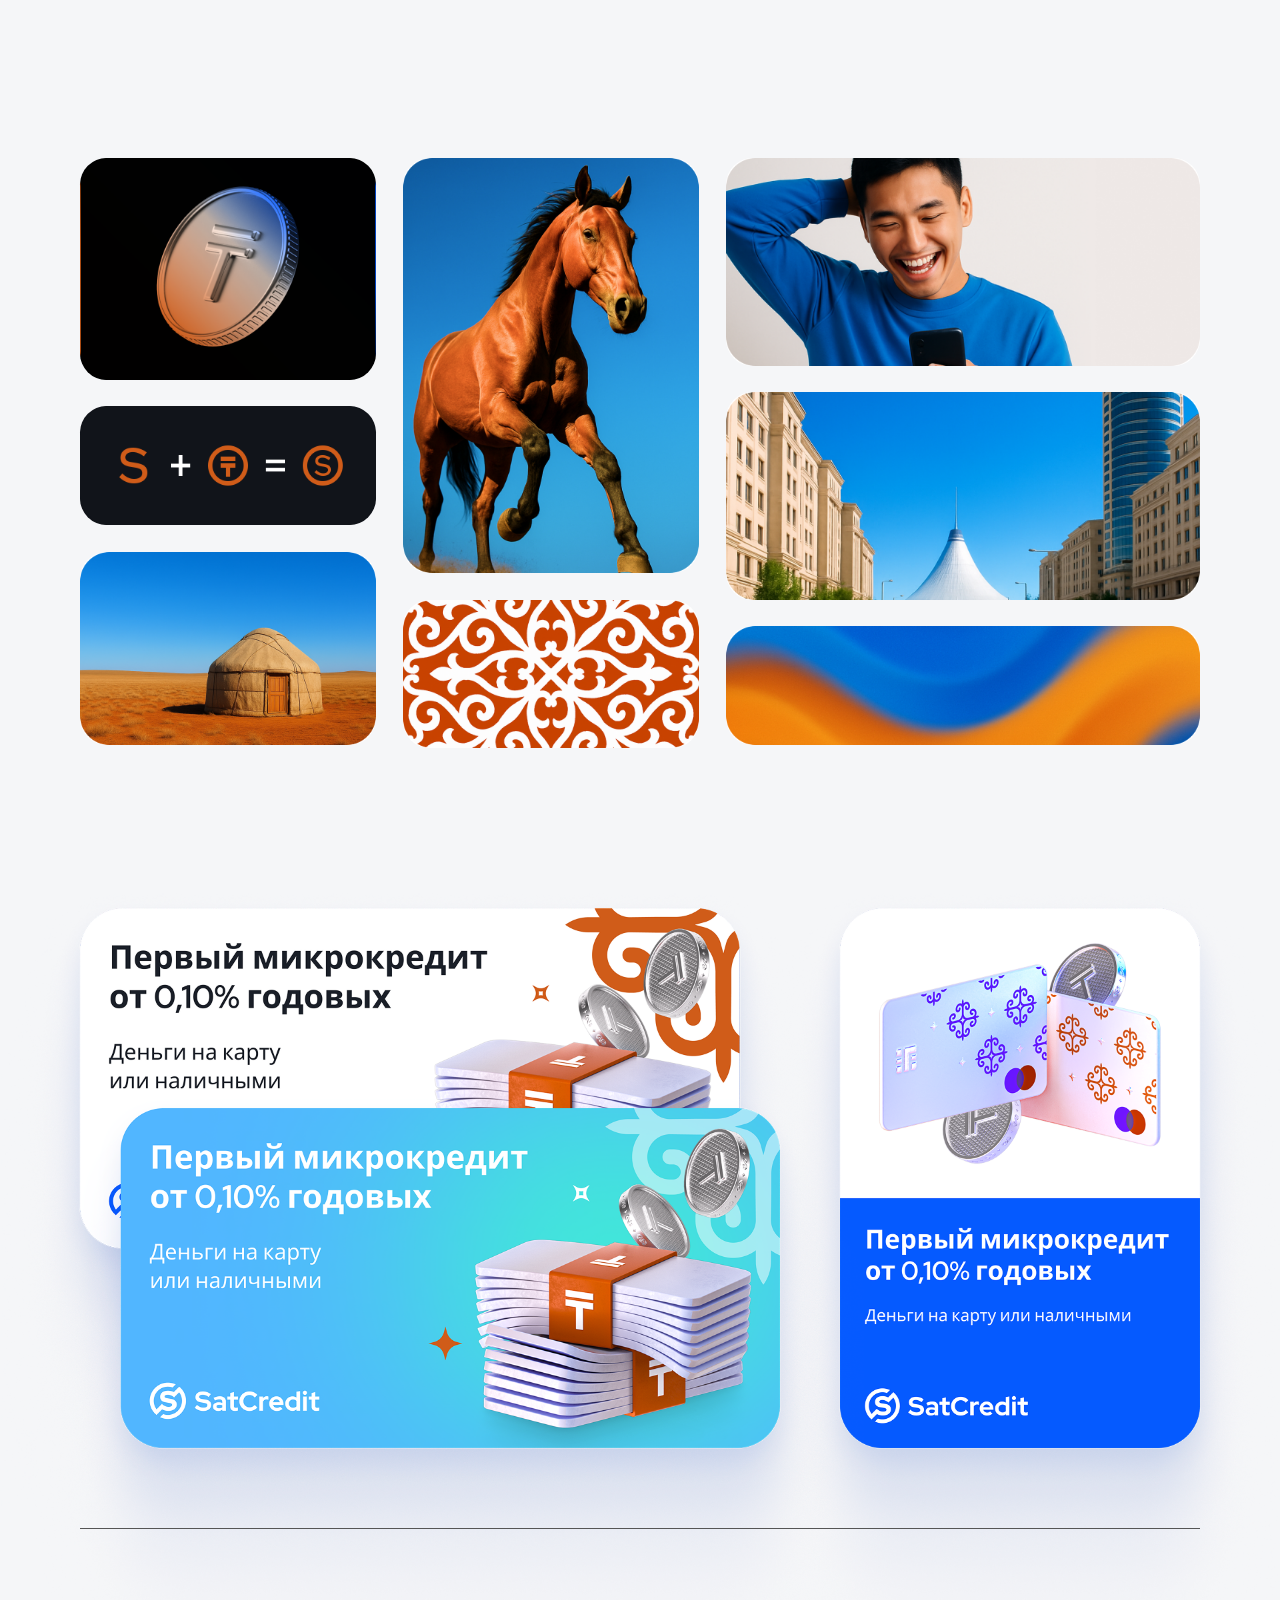
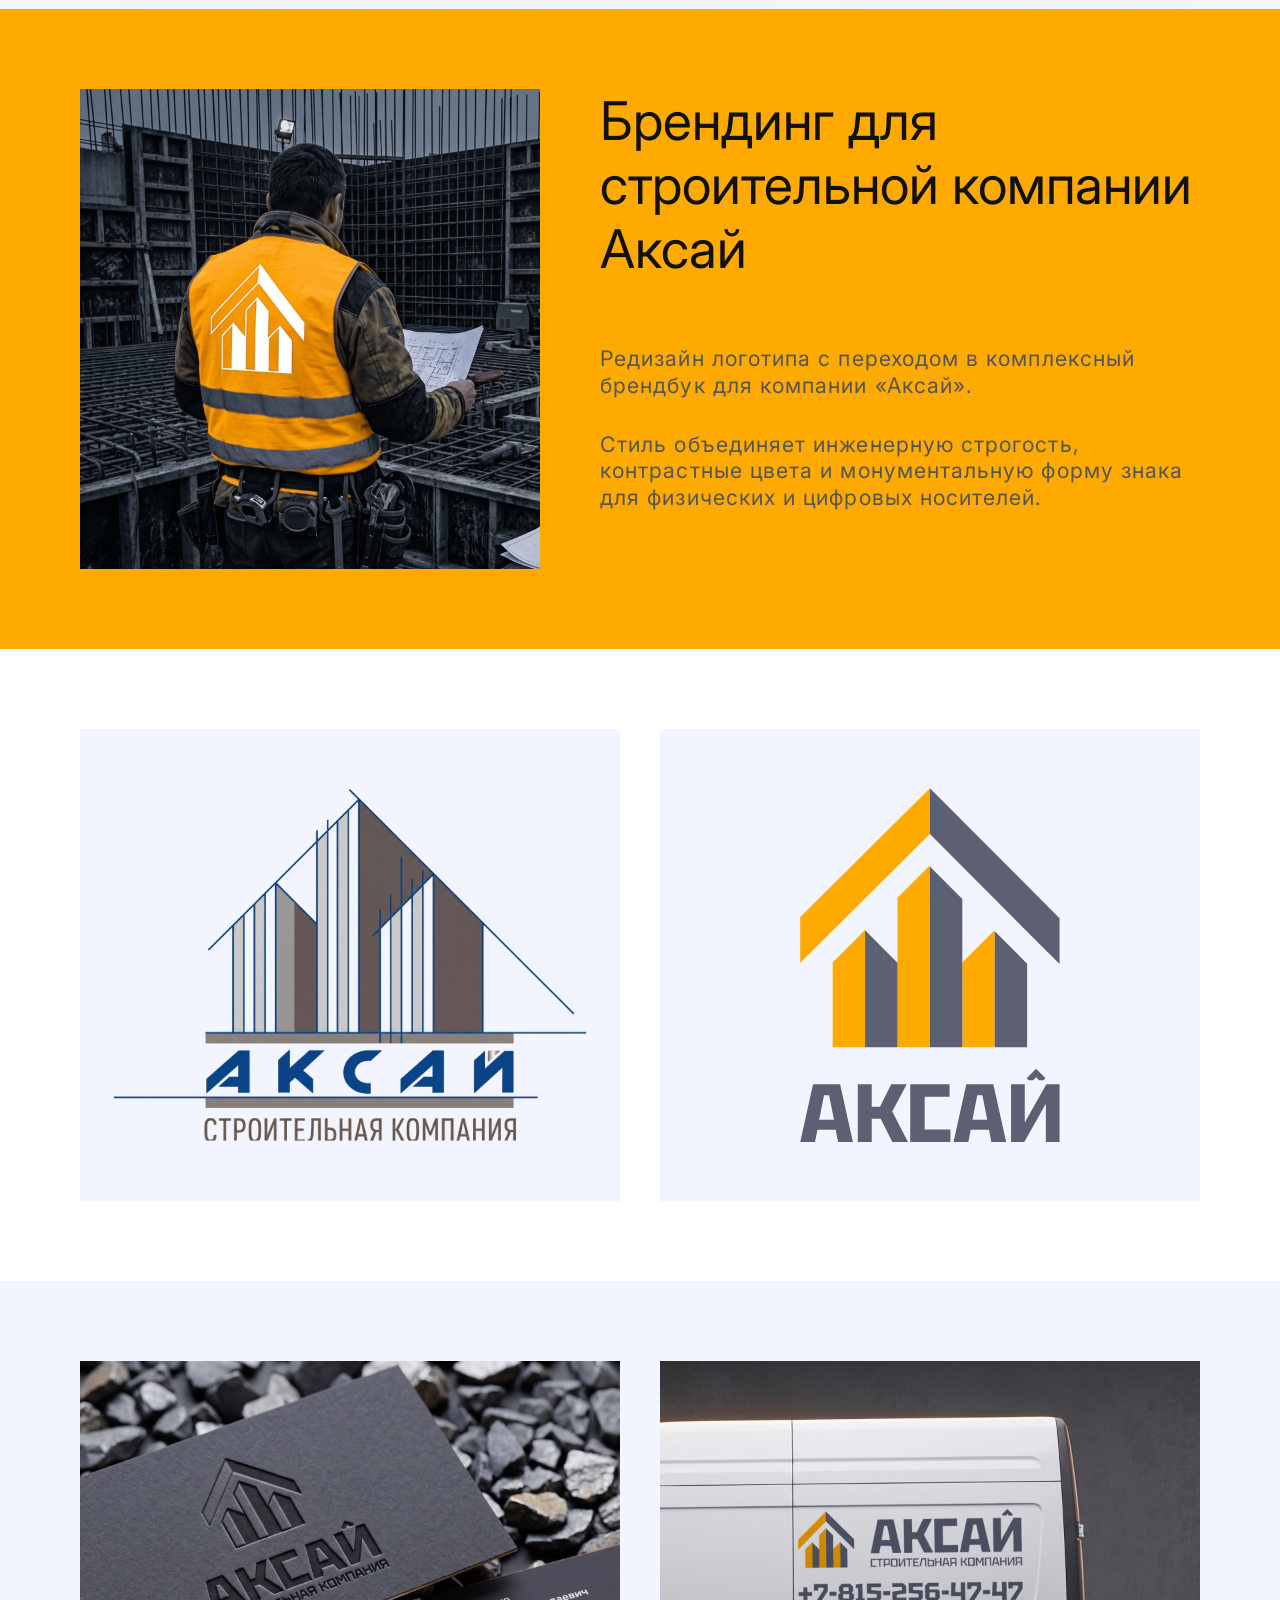
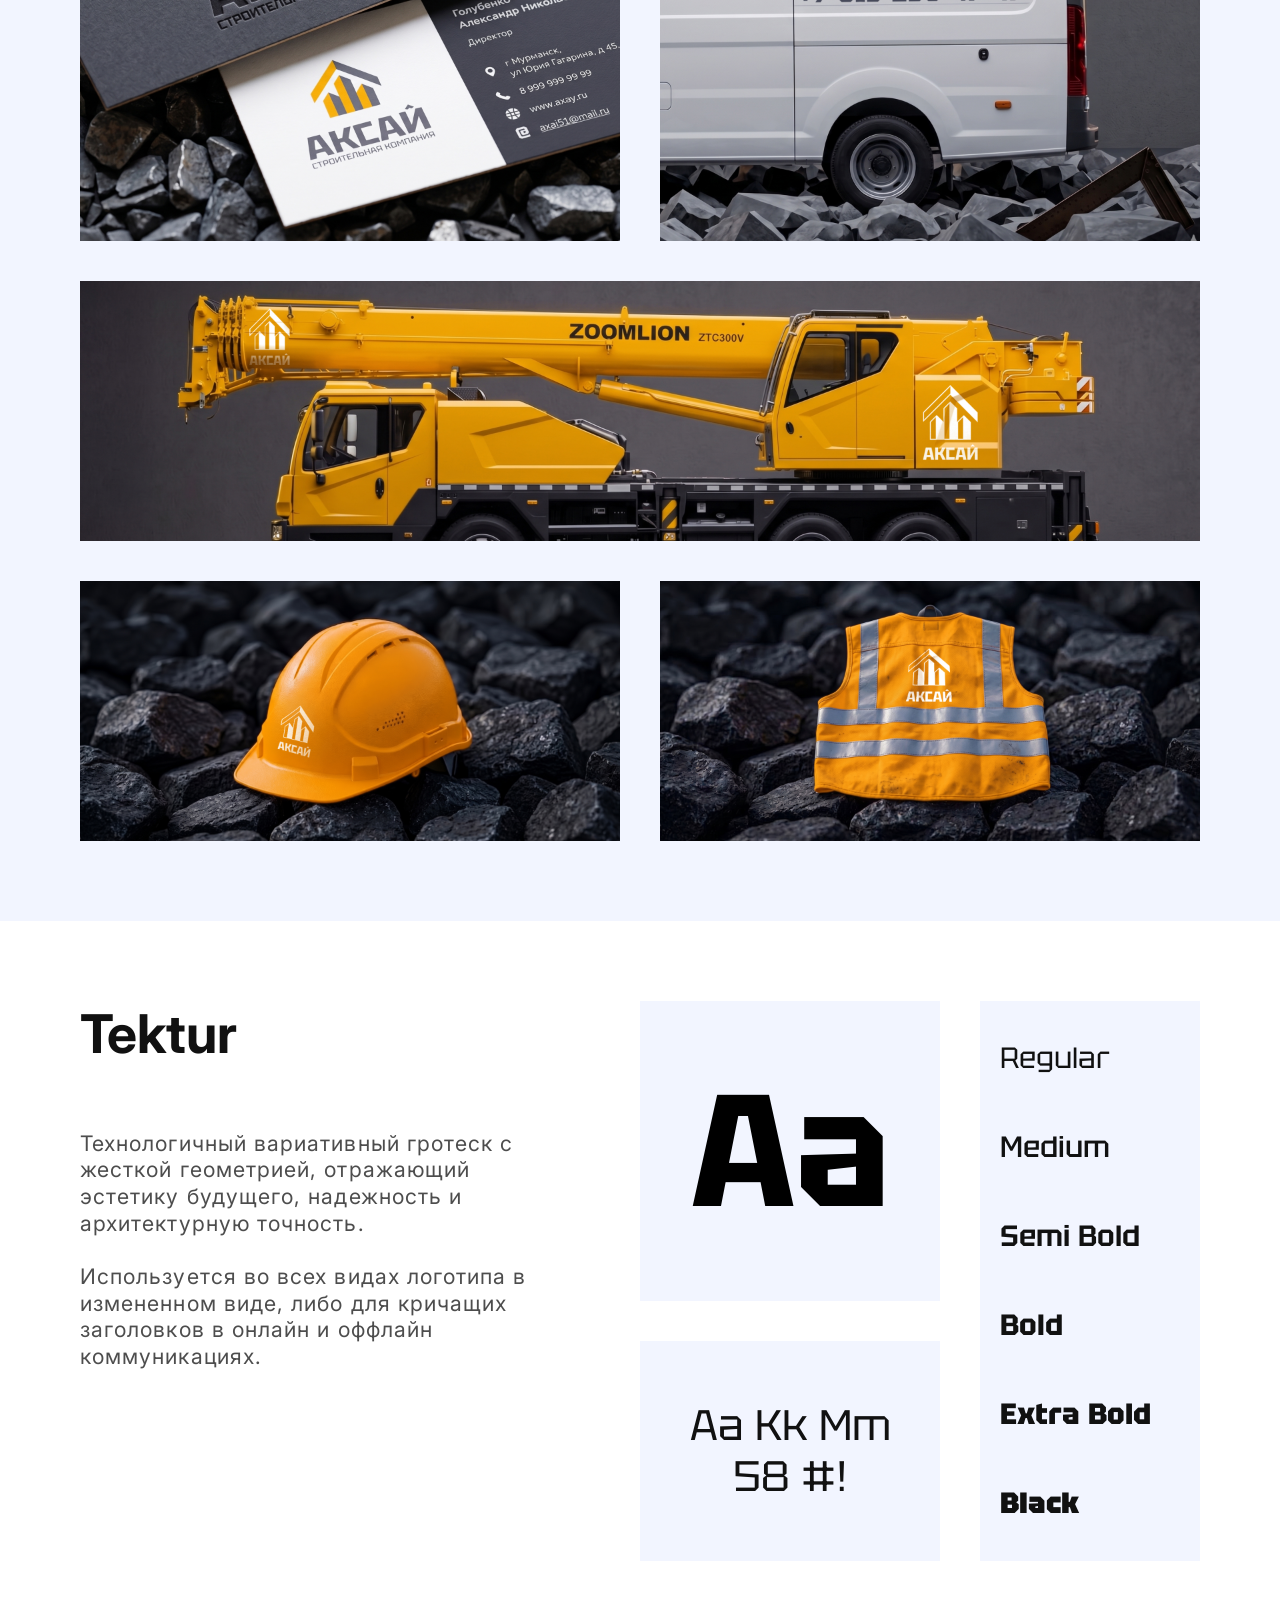
<file: other.html>
<!DOCTYPE html>
<html lang="ru">
<head>
  <meta charset="UTF-8" />
  <meta name="viewport" content="width=device-width, initial-scale=1.0" />
  <title>Other Projects — кейс | Kurlaev Andrew</title>
  <link rel="preconnect" href="https://fonts.googleapis.com" />
  <link rel="preconnect" href="https://fonts.gstatic.com" crossorigin />
  <link href="https://fonts.googleapis.com/css2?family=Inter:wght@300;400;500;600;700&family=Tektur:wght@400;500;600;700;800;900&display=swap" rel="stylesheet" />
  <link rel="stylesheet" href="style.css" />
  <link rel="stylesheet" href="case.css" />
  <link rel="stylesheet" href="other.css" />
</head>
<body class="case-page ot-page">

  <!-- Экран загрузки -->
  <div class="page-loader" id="pageLoader" aria-hidden="true">
    <div class="page-loader__bg"></div>
    <div class="page-loader__stack">
      <div class="page-loader__brand">
        <span class="page-loader__brand-base">Kurlaev Andrew</span>
        <span class="page-loader__brand-fill" aria-hidden="true">Kurlaev Andrew</span>
      </div>
      <div class="page-loader__bar">
        <div class="page-loader__bar-fill"></div>
      </div>
    </div>
  </div>

  <!-- Липкая шапка: появляется после скролла первого экрана -->
  <header class="site-header site-header--reveal" id="header">
    <div class="header-inner">
      <button class="burger-btn" id="burgerBtn" aria-label="Открыть меню" aria-expanded="false">
        <span></span><span></span><span></span>
      </button>

      <nav class="header-nav" aria-label="Основная навигация">
        <a href="index.html#about" class="nav-link">About</a>
        <a href="index.html#cases" class="nav-link is-active">Cases</a>
        <a href="index.html#experience" class="nav-link">Experience</a>
      </nav>

      <a href="index.html" class="header-brand">Kurlaev Andrew</a>

      <div class="lang-switch" role="group" aria-label="Выбор языка">
        <button class="lang-btn is-active" data-lang="ru">RU</button>
        <button class="lang-btn" data-lang="eng">ENG</button>
      </div>
    </div>
    <div class="header-divider"></div>
  </header>

  <!-- Мобильное меню -->
  <div class="mobile-menu" id="mobileMenu" aria-hidden="true">
    <nav class="mobile-menu-nav">
      <a href="index.html#about" class="mobile-nav-link">About</a>
      <a href="index.html#cases" class="mobile-nav-link">Cases</a>
      <a href="index.html#experience" class="mobile-nav-link">Experience</a>
    </nav>
    <div class="mobile-menu-contacts">
      <a href="tel:+79833209153">+7-983-320-91-53</a>
      <a href="https://t.me/superandrew1" target="_blank" rel="noopener">tg: @superandrew1</a>
      <a href="mailto:an-di.91@mail.ru">an-di.91@mail.ru</a>
    </div>
  </div>

  <main>
    <!-- 1. HERO -->
    <section class="ot-hero" id="caseHero">
      <div class="container ot-hero__inner">
        <div class="ot-hero__tags" aria-hidden="true">
          <span>Branding</span>
          <span>/</span>
          <span>Logotypes</span>
          <span>/</span>
          <span>Illustrations</span>
        </div>

        <h1 class="ot-hero__title">Other Project</h1>

        <div class="ot-hero__bottom">
          <span class="ot-hero__note">Creative Presentation</span>
          <div class="ot-hero__contacts">
            <a href="tel:+79833209153">+7-983-320-91-53</a>
            <a href="https://t.me/superandrew1" target="_blank" rel="noopener">tg: @superandrew1</a>
            <a href="mailto:an-di.91@mail.ru">an-di.91@mail.ru</a>
          </div>
        </div>
      </div>
    </section>

    <!-- 2. ROBOCASH — INTRO -->
    <section class="ot-robocash-intro">
      <div class="container ot-robocash-intro__container">
        <div class="ot-robocash-intro__text">
          <h2 class="case-heading">
            <span class="ot-mobile-hide">Иллюстрации для инвестиционного проекта </span>RoboCash
          </h2>
          <div class="ot-robocash-intro__visual-mobile">
            <img src="image/ot-rc-hero.png" alt="3D-логотип RoboCash на пьедестале" />
          </div>
          <div class="ot-robocash-intro__paragraphs">
            <p class="case-lead">
              Иллюстрации разработаны для ребрендинга инвестиционной платформы RoboCash.
            </p>
            <p class="case-lead">
              Стиль иллюстрации разработан исходя из нового брендбука и уникальному подходу к разработке визуального языка
            </p>
          </div>
        </div>
      </div>

      <div class="ot-robocash-intro__visual-desktop" aria-hidden="true">
        <img src="image/ot-rc-hero.png" alt="" />
      </div>
    </section>

    <!-- 3. ROBOCASH — 3D GALLERY -->
    <section class="ot-robocash-grid">
      <div class="container ot-rc-container">
        <!-- Верхний широкий тёмный баннер -->
        <div class="ot-rc-hero-card">
          <img src="image/ot-rc-1.png" alt="3D-иллюстрация смартфона RoboCash" />
        </div>

        <!-- Пара тёмных квадратных карточек -->
        <div class="ot-rc-pair">
          <div class="ot-rc-card ot-rc-card--dark ot-rc-card--square">
            <img src="image/ot-rc-2.png" alt="3D-щит и монеты евро" />
          </div>
          <div class="ot-rc-card ot-rc-card--dark ot-rc-card--square">
            <img src="image/ot-rc-3.png" alt="3D-куб со свечением" />
          </div>
        </div>

        <!-- Шахматная сетка на десктопе / на мобилке: тёмная -> карусель из 5 белых -> нижняя белая -->
        <div class="ot-rc-stagger">
          <div class="ot-rc-card ot-rc-card--dark ot-rc-card--rect ot-rc-card--4">
            <img src="image/ot-rc-4.png" alt="Стопки монет и зелёный треугольник" />
          </div>

          <div class="ot-rc-card ot-rc-card--dark ot-rc-card--square ot-rc-card--5 ot-mobile-hide">
            <img src="image/ot-rc-5.png" alt="Зелёный куб и восемь монет" />
          </div>

          <div class="ot-rc-carousel">
            <div class="ot-rc-card ot-rc-card--light ot-rc-card--rect ot-rc-card--stagger-left">
              <img src="image/ot-rc-6.png" alt="Монеты евро и зелёный график" />
            </div>
            <div class="ot-rc-card ot-rc-card--light ot-rc-card--rect">
              <img src="image/ot-rc-7.png" alt="Объёмный знак на пьедестале" />
            </div>
            <div class="ot-rc-card ot-rc-card--light ot-rc-card--rect ot-rc-card--stagger-left">
              <img src="image/ot-rc-8.png" alt="Знак RoboCash на пьедестале" />
            </div>
            <div class="ot-rc-card ot-rc-card--light ot-rc-card--rect">
              <img src="image/ot-rc-9.png" alt="Монеты евро и оранжевый график" />
            </div>
            <div class="ot-rc-card ot-rc-card--light ot-rc-card--square ot-rc-card--stagger-left ot-rc-card--gear">
              <img src="image/ot-rc-10.png" alt="Шестерёнка со свечением" />
            </div>
          </div>

          <div class="ot-rc-card ot-rc-card--light ot-rc-card--rect ot-rc-card--11">
            <img src="image/ot-rc-11.png" alt="Золотые слитки, знак и зелёный график" />
          </div>
        </div>
      </div>
    </section>

    <!-- Разделитель -->
    <div class="ot-divider ot-divider--rc">
      <div class="container"><div class="ot-divider__line"></div></div>
    </div>

    <!-- 4. CREDITBAR — INTRO -->
    <section class="ot-creditbar-intro">
      <div class="ot-creditbar-intro__bg" aria-hidden="true">
        <img src="image/ot-cb-bg.png" alt="" />
      </div>
      <div class="container ot-creditbar-intro__grid">
        <div class="ot-creditbar-intro__text">
          <h2 class="case-heading case-heading--white">
            <span class="ot-mobile-hide">Иллюстрации для </span>МФО «CreditBar»
          </h2>
          <div class="ot-creditbar-intro__visual">
            <img src="image/ot-cb-hero.png" alt="3D-щит CreditBar с монетой тенге" />
          </div>
          <p class="case-lead ot-creditbar-intro__lead">
            Серия 3D-иллюстраций, созданная с нуля для МФО в Казахстане. Стиль развивался параллельно с продуктом, задавая трендовый визуальный тон интерфейсам и маркетингу бренда.
          </p>
        </div>
      </div>
    </section>

    <!-- 5. CREDITBAR — 3D GALLERY -->
    <section class="ot-creditbar-grid">
      <div class="container ot-cb-container">
        <!-- Верхние 3 круглые иллюстрации (карусель на мобилке) -->
        <div class="ot-cb-circles">
          <div class="ot-cb-circle-card">
            <img src="image/ot-cb-1.png" alt="Смартфон с рукой и монетой" />
          </div>
          <div class="ot-cb-circle-card">
            <img src="image/ot-cb-2.png" alt="Жёлтая ракета" />
          </div>
          <div class="ot-cb-circle-card">
            <img src="image/ot-cb-3.png" alt="Жёлтое сердце с плюсом и монетой" />
          </div>
        </div>

        <!-- 4 синие плитки (шахматная сетка 810x810 / 810x630) -->
        <div class="ot-cb-stagger">
          <div class="ot-cb-tile ot-cb-tile--sq ot-cb-tile--1">
            <img src="image/ot-cb-4.png" alt="Хлопушка с конфетти и монетами" />
          </div>
          <div class="ot-cb-tile ot-cb-tile--rect ot-cb-tile--2">
            <img src="image/ot-cb-5.png" alt="Рукопожатие с лупой" />
          </div>
          <div class="ot-cb-tile ot-cb-tile--rect ot-cb-tile--3">
            <img src="image/ot-cb-6.png" alt="80 процентов и стрелка роста" />
          </div>
          <div class="ot-cb-tile ot-cb-tile--sq ot-cb-tile--4">
            <img src="image/ot-cb-7.png" alt="Документ с ручкой и геометкой" />
          </div>
        </div>
      </div>
    </section>

    <!-- 6. CREDITBAR — SMM CASCADE + DIVIDER -->
    <section class="ot-creditbar-smm">
      <div class="container">
        <div class="ot-cb-smm__box">
          <img src="image/ot-cb-smm.png" alt="Примеры SMM-постов CreditBar" />
        </div>
        <span class="case-caption ot-cb-smm__caption">Пример SMM-поста</span>
        <div class="ot-divider__line ot-cb-smm__line"></div>
      </div>
    </section>

    <!-- 7. SATCREDIT — INTRO -->
    <section class="ot-satcredit-intro">
      <div class="container ot-satcredit-intro__grid">
        <div class="ot-satcredit-intro__text">
          <h2 class="case-heading case-heading--white">Айдентика для МФО SatCredit</h2>
          <div class="ot-satcredit-intro__paragraphs">
            <p class="case-lead ot-satcredit-intro__lead">
              Разработка базовой айдентики и дизайн-элементов бренда в недельный спринт.
            </p>
            <p class="case-lead ot-satcredit-intro__lead">
              Визуальная система построена на стыке традиционных казахских символов и понятной финансовой графики, обеспечивая легкое считывание бренда и доверие пользователей всех возрастных категорий.
            </p>
          </div>
        </div>

        <div class="ot-sc-collage">
          <div class="ot-sc-col">
            <div class="ot-sc-tile ot-sc-tile--sq ot-sc-tile--white">
              <img src="image/ot-sc-tile-1.svg" alt="Сетка построения логотипа SatCredit" />
            </div>
            <div class="ot-sc-tile ot-sc-tile--tall ot-sc-tile--gray">
              <img src="image/ot-sc-tile-2.png" alt="3D-стопка купюр SatCredit" />
            </div>
          </div>

          <div class="ot-sc-col">
            <div class="ot-sc-tile ot-sc-tile--tall ot-sc-tile--blue">
              <img src="image/ot-sc-tile-3.svg" alt="Синий паттерн SatCredit" />
            </div>
            <div class="ot-sc-tile ot-sc-tile--sq ot-sc-tile--white">
              <img src="image/ot-sc-tile-4.svg" alt="Четырёхлучевая звезда" />
            </div>
          </div>

          <div class="ot-sc-col">
            <div class="ot-sc-tile ot-sc-tile--med ot-sc-tile--palette" aria-label="Палитра бренда SatCredit">
              <span class="ot-pal-1" style="background: #D05C19;"></span>
              <span class="ot-pal-2" style="background: #EB905B;"></span>
              <span class="ot-pal-3" style="background: #3AFFC7;"></span>
              <span class="ot-pal-4" style="background: #99FFE2;"></span>
              <span class="ot-pal-5" style="background: #055AFF;"></span>
              <span class="ot-pal-6" style="background: #51B6FF;"></span>
            </div>
            <div class="ot-sc-tile ot-sc-tile--med ot-sc-tile--white">
              <img src="image/ot-sc-tile-6.svg" alt="Орнаментальный элемент SatCredit" />
            </div>
          </div>
        </div>
      </div>
    </section>

    <!-- 8. SATCREDIT — SHOWCASE (CARDS, ICONS, PATTERNS, MOODBOARD) -->
    <section class="ot-satcredit-showcase">
      <div class="container ot-sc-showcase__inner">
        <!-- Карты с монетами -->
        <div class="ot-sc-hero-cards">
          <img src="image/ot-sc-cards.png" alt="Банковские карты и монеты SatCredit" />
        </div>

        <!-- 2 белых квадрата -->
        <div class="ot-sc-pair">
          <div class="ot-sc-pair__card">
            <img src="image/ot-sc-bills.png" alt="3D-стопка купюр и монеты" />
          </div>
          <div class="ot-sc-pair__card">
            <img src="image/ot-sc-clock.png" alt="3D-будильник SatCredit" />
          </div>
        </div>

        <!-- 3-цветный паттерн (горизонтальный на десктопе, вертикальный на мобилке) -->
        <div class="ot-sc-pattern">
          <img src="image/ot-sc-pattern-desktop.png" alt="Фирменные паттерны SatCredit" class="img--desktop" />
          <img src="image/ot-sc-pattern-mobile.png" alt="Фирменные паттерны SatCredit" class="img--mobile" />
        </div>

        <!-- Мудборд (3 колонки 400fr 400fr 640fr) -->
        <div class="ot-sc-moodboard">
          <div class="ot-sc-mood-col">
            <div class="ot-sc-mood-item ot-sc-mood-item--1">
              <img src="image/ot-sc-mood-1.png" alt="Монета тенге на тёмном фоне" />
            </div>
            <div class="ot-sc-mood-item ot-sc-mood-item--2">
              <img src="image/ot-sc-mood-2.png" alt="S + тенге = SatCredit" />
            </div>
            <div class="ot-sc-mood-item ot-sc-mood-item--3">
              <img src="image/ot-sc-mood-3.png" alt="Юрта в степи" />
            </div>
          </div>

          <div class="ot-sc-mood-col">
            <div class="ot-sc-mood-item ot-sc-mood-item--4">
              <img src="image/ot-sc-mood-4.png" alt="Скачущий конь" />
            </div>
            <div class="ot-sc-mood-item ot-sc-mood-item--5">
              <img src="image/ot-sc-mood-5.png" alt="Казахский орнамент" />
            </div>
          </div>

          <div class="ot-sc-mood-col">
            <div class="ot-sc-mood-item ot-sc-mood-item--6">
              <img src="image/ot-sc-mood-6.png" alt="Пользователь со смартфоном" />
            </div>
            <div class="ot-sc-mood-item ot-sc-mood-item--7">
              <img src="image/ot-sc-mood-7.png" alt="Архитектура Астаны" />
            </div>
            <div class="ot-sc-mood-item ot-sc-mood-item--8">
              <img src="image/ot-sc-mood-8.png" alt="Градиентная волна SatCredit" />
            </div>
          </div>
        </div>
      </div>
    </section>

    <!-- 9. SATCREDIT — BANNERS + DIVIDER -->
    <section class="ot-satcredit-banners">
      <div class="container">
        <div class="ot-sc-banners__desktop">
          <img src="image/ot-sc-banners-desktop.png" alt="Рекламные баннеры SatCredit" />
        </div>

        <div class="ot-sc-banners__mobile">
          <div class="ot-sc-banners__m1-wrap">
            <img src="image/ot-sc-banners-mobile-1.png" alt="Горизонтальные баннеры SatCredit" class="ot-sc-banners__m1" />
          </div>
          <div class="ot-sc-banners__m2-wrap">
            <img src="image/ot-sc-banners-mobile-2.png" alt="Вертикальный баннер SatCredit" class="ot-sc-banners__m2" />
          </div>
        </div>

        <div class="ot-divider__line ot-sc-banners__line"></div>
      </div>
    </section>

    <!-- 10. АКСАЙ — INTRO -->
    <section class="ot-aksay-intro">
      <div class="container ot-aksay-intro__grid">
        <div class="ot-aksay-intro__visual">
          <img src="image/ot-ak-hero.jpg" alt="Инженер в жилетке с логотипом Аксай" />
        </div>

        <div class="ot-aksay-intro__text">
          <h2 class="case-heading">
            Брендинг <span class="ot-mobile-hide">для </span>строительной компании Аксай
          </h2>
          <div class="ot-aksay-intro__paragraphs">
            <p class="case-lead">
              Редизайн логотипа с переходом в комплексный брендбук для компании «Аксай».
            </p>
            <p class="case-lead">
              Стиль объединяет инженерную строгость, контрастные цвета и монументальную форму знака для физических и цифровых носителей.
            </p>
          </div>
        </div>
      </div>
    </section>

    <!-- 11. АКСАЙ — БЫЛО / СТАЛО ЛОГОТИПЫ -->
    <section class="ot-aksay-logos">
      <div class="container ot-aksay-logos__grid">
        <div class="ot-aksay-logos__item">
          <div class="ot-aksay-logos__card">
            <img src="image/ot-ak-logo-old.png" alt="Старый логотип Аксай" />
          </div>
          <span class="case-caption ot-aksay-logos__caption">Было</span>
        </div>

        <div class="ot-aksay-logos__item">
          <div class="ot-aksay-logos__card">
            <img src="image/ot-ak-logo-new.svg" alt="Новый логотип Аксай" />
          </div>
          <span class="case-caption ot-aksay-logos__caption">Стало</span>
        </div>
      </div>
    </section>

    <!-- 12. АКСАЙ — НОСИТЕЛИ И МЕРЧ -->
    <section class="ot-aksay-merch">
      <div class="container ot-aksay-merch__grid">
        <div class="ot-ak-merch-card ot-ak-merch-card--sq">
          <img src="image/ot-ak-merch-1.jpg" alt="Визитки строительной компании Аксай" />
        </div>
        <div class="ot-ak-merch-card ot-ak-merch-card--sq">
          <img src="image/ot-ak-merch-2.jpg" alt="Брендированный фургон Аксай" />
        </div>
        <div class="ot-ak-merch-card ot-ak-merch-card--full">
          <img src="image/ot-ak-merch-3.jpg" alt="Строительный кран Zoomlion с логотипом Аксай" />
        </div>
        <div class="ot-ak-merch-card ot-ak-merch-card--wide">
          <img src="image/ot-ak-merch-4.jpg" alt="Строительная каска Аксай" />
        </div>
        <div class="ot-ak-merch-card ot-ak-merch-card--wide">
          <img src="image/ot-ak-merch-5.jpg" alt="Сигнальный жилет Аксай" />
        </div>
      </div>
    </section>

    <!-- 13. ТИПОГРАФИКА — TEKTUR -->
    <section class="ot-tektur">
      <div class="container ot-tektur__grid">
        <div class="ot-tektur__left">
          <h2 class="ot-tektur__heading">Tektur</h2>
          <div class="ot-tektur__desc">
            <p>
              Технологичный вариативный гротеск с жесткой геометрией, отражающий эстетику будущего, надежность и архитектурную точность.
            </p>
            <p>
              Используется во всех видах логотипа в измененном виде, либо для кричащих заголовков в онлайн и оффлайн коммуникациях.
            </p>
          </div>
        </div>

        <div class="ot-tektur__right">
          <div class="ot-tektur__col-main">
            <div class="ot-tektur__aa">Аа</div>
            <div class="ot-tektur__glyphs">
              <span>Aa Kk Mm</span>
              <span>58 #!</span>
            </div>
          </div>

          <div class="ot-tektur__weights">
            <span style="font-weight: 400;">Regular</span>
            <span style="font-weight: 500;">Medium</span>
            <span style="font-weight: 600;">Semi Bold</span>
            <span style="font-weight: 700;">Bold</span>
            <span style="font-weight: 800;">Extra Bold</span>
            <span style="font-weight: 900;">Black</span>
          </div>
        </div>
      </div>
    </section>

    <!-- 14. АКСАЙ — СРАВНЕНИЕ ШРИФТА -->
    <section class="ot-aksay-compare">
      <div class="container ot-compare__inner">
        <div class="ot-compare__grid">
          <div class="ot-compare__item">
            <div class="ot-compare__box">
              <img src="image/ot-ak-font-raw.svg" alt="АКСАЙ — шрифт без изменений" />
            </div>
            <p class="ot-compare__label">Шрифт<br /> без изменений</p>
          </div>

          <div class="ot-compare__arrow" aria-hidden="true">
            <svg viewBox="0 0 60 16" fill="none" xmlns="http://www.w3.org/2000/svg">
              <path d="M0 8H58M58 8L51 1M58 8L51 15" stroke="#0C8CE9" stroke-width="2" />
            </svg>
          </div>

          <div class="ot-compare__item">
            <div class="ot-compare__box">
              <img src="image/ot-ak-font-custom.svg" alt="АКСАЙ — шрифт с изменениями для логотипа" />
            </div>
            <p class="ot-compare__label">Шрифт с изменениями<br /> для логотипа</p>
          </div>
        </div>
      </div>
    </section>

    <!-- 15. НИЖНЯЯ ГОРИЗОНТАЛЬНАЯ НАВИГАЦИЯ (5 проектов, без Other, начинается с A-Dengi) -->
    <section class="project-nav-section ot-nav-section" aria-label="Другие проекты">
      <div class="project-nav-track" id="projectNavTrack">
        <a href="a-dengi.html" class="project-nav-card ot-nav-card">
          <div class="project-nav-card__thumb" style="background: #F3F4F5;">
            <img src="image/nav-1.png" alt="A-Dengi" />
          </div>
          <div class="project-nav-card__body">
            <div>
              <h3 class="project-nav-card__title">A-Dengi</h3>
              <p class="project-nav-card__desc">Как мы разработали МФО от Альфа Банка</p>
            </div>
            <span class="project-nav-card__next">Next project</span>
          </div>
        </a>

        <a href="tbank-zaymer.html" class="project-nav-card ot-nav-card">
          <div class="project-nav-card__thumb" style="background: #FFFCEA;">
            <img src="image/nav-2.png" alt="Т-Банк x Zaymer" />
          </div>
          <div class="project-nav-card__body">
            <div>
              <h3 class="project-nav-card__title">Т-Банк x Zaymer</h3>
              <p class="project-nav-card__desc">Как я создал Key visual для коллаборации Zaymer и Т-Банк</p>
            </div>
            <span class="project-nav-card__next">Next project</span>
          </div>
        </a>

        <a href="zaymer-ru.html" class="project-nav-card ot-nav-card">
          <div class="project-nav-card__thumb" style="background: #EBF5E5;">
            <img src="image/nav-3.png" alt="Zaymer RU" />
          </div>
          <div class="project-nav-card__body">
            <div>
              <h3 class="project-nav-card__title">Zaymer RU</h3>
              <p class="project-nav-card__desc">Как мы сделали крупный ребрендинг для лидера по выдачам МФО - Zaymer</p>
            </div>
            <span class="project-nav-card__next">Next project</span>
          </div>
        </a>

        <a href="zaymer-kz.html" class="project-nav-card ot-nav-card">
          <div class="project-nav-card__thumb" style="background: #E8F5EC;">
            <img src="image/nav-4.png" alt="Zaymer KZ" />
          </div>
          <div class="project-nav-card__body">
            <div>
              <h3 class="project-nav-card__title">Zaymer KZ</h3>
              <p class="project-nav-card__desc">Как я локализировал с помощью брендинга весь SMM для МФО в Казахстане</p>
            </div>
            <span class="project-nav-card__next">Next project</span>
          </div>
        </a>

        <a href="unamolia.html" class="project-nav-card ot-nav-card">
          <div class="project-nav-card__thumb" style="background: #E6EFFF;">
            <img src="image/nav-5.png" alt="UnaMolia (Uzbekistan)" />
          </div>
          <div class="project-nav-card__body">
            <div>
              <h3 class="project-nav-card__title">UnaMolia (Uzbekistan)</h3>
              <p class="project-nav-card__desc">Как мы создали уникальный продукт для целой страны</p>
            </div>
            <span class="project-nav-card__next">Next project</span>
          </div>
        </a>
      </div>
    </section>
  </main>

  <footer class="site-footer ot-footer">
    <div class="container">
      <div class="footer-line"></div>
    </div>
  </footer>

  <script src="script.js"></script>
</body>
</html>
</file>
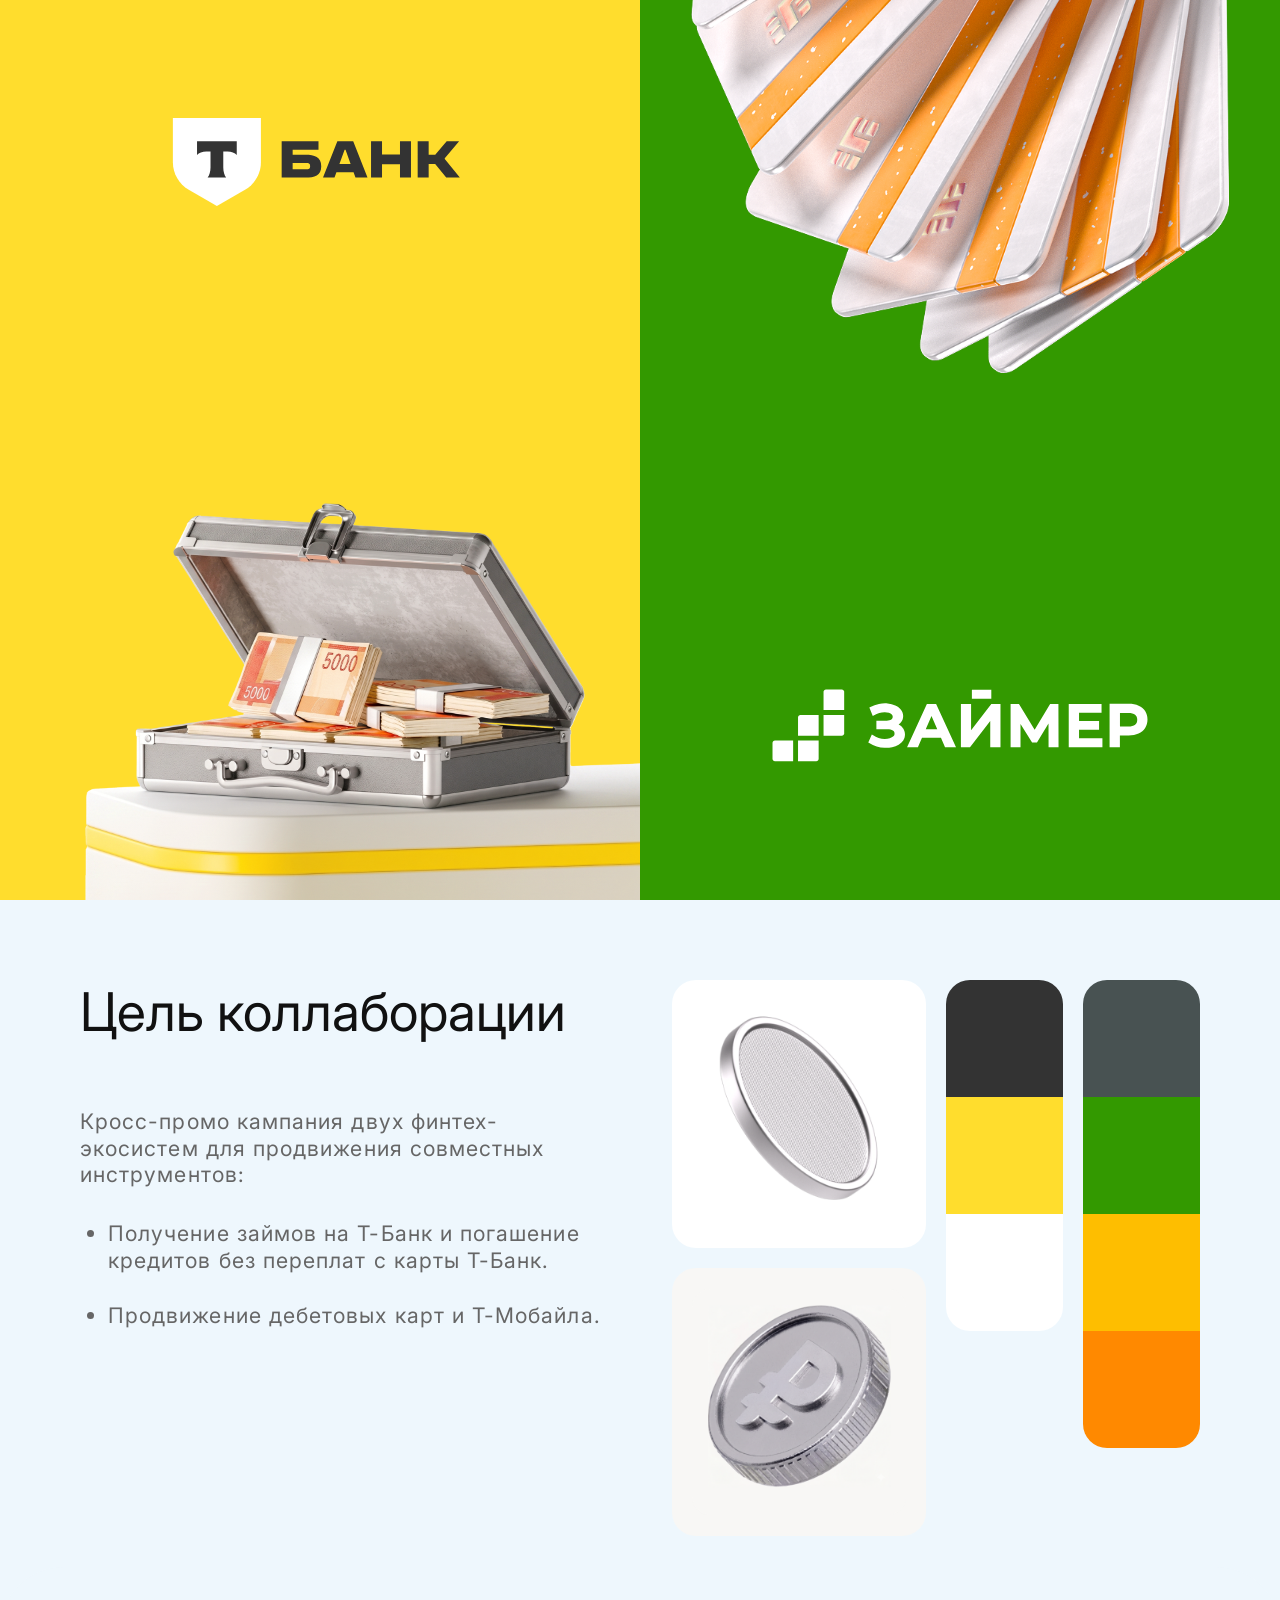
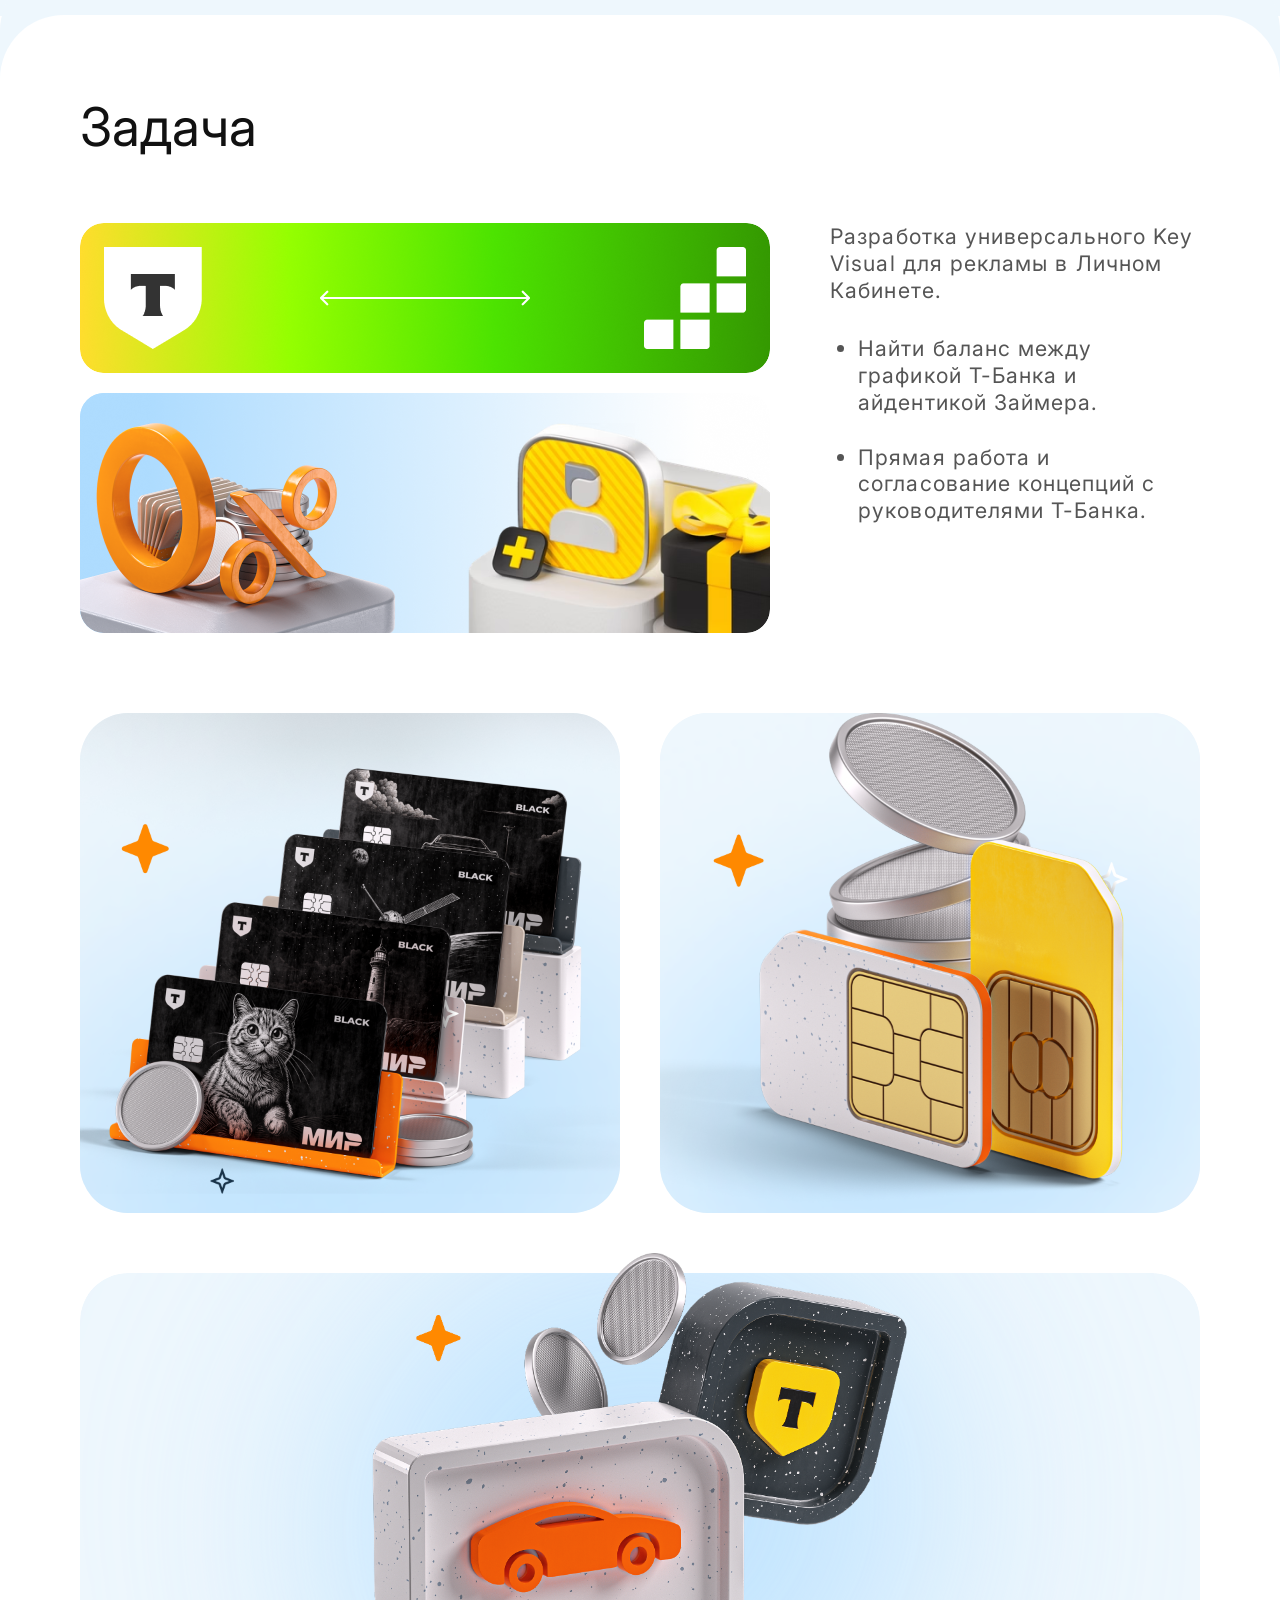
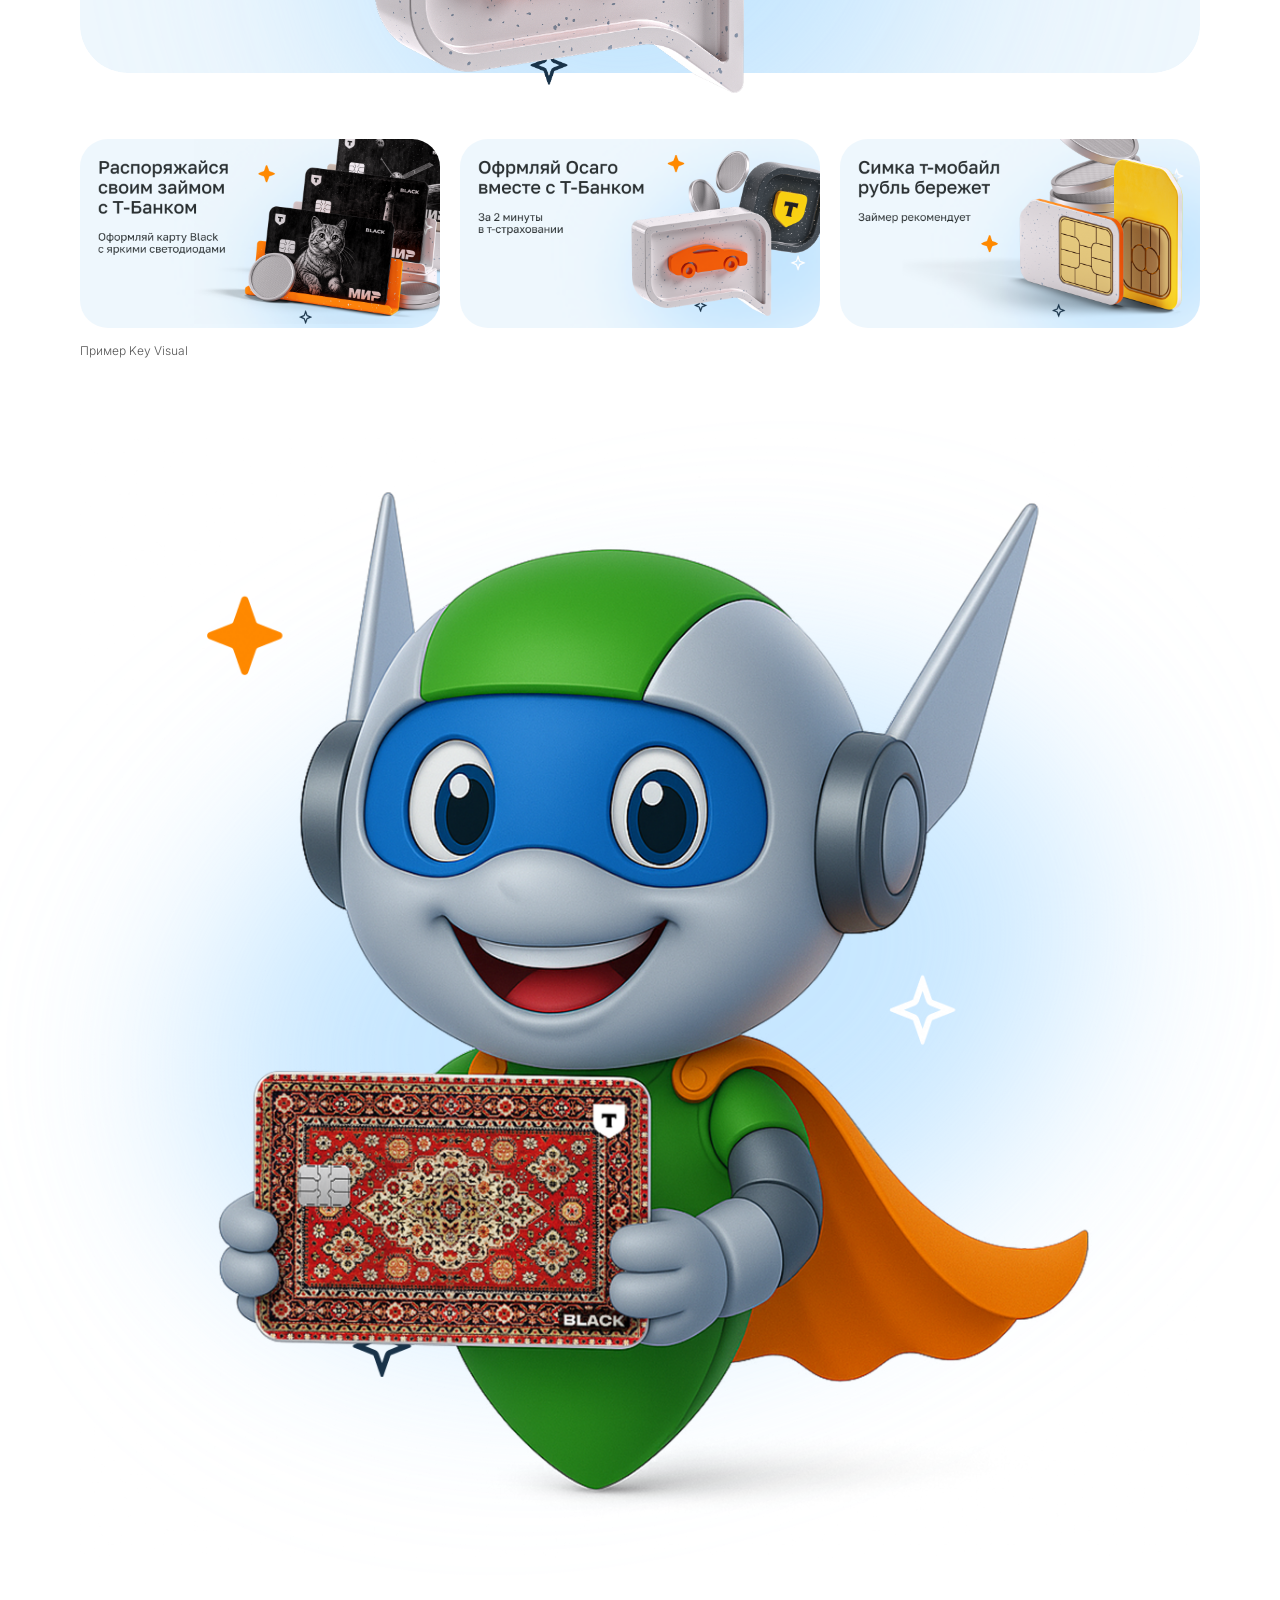
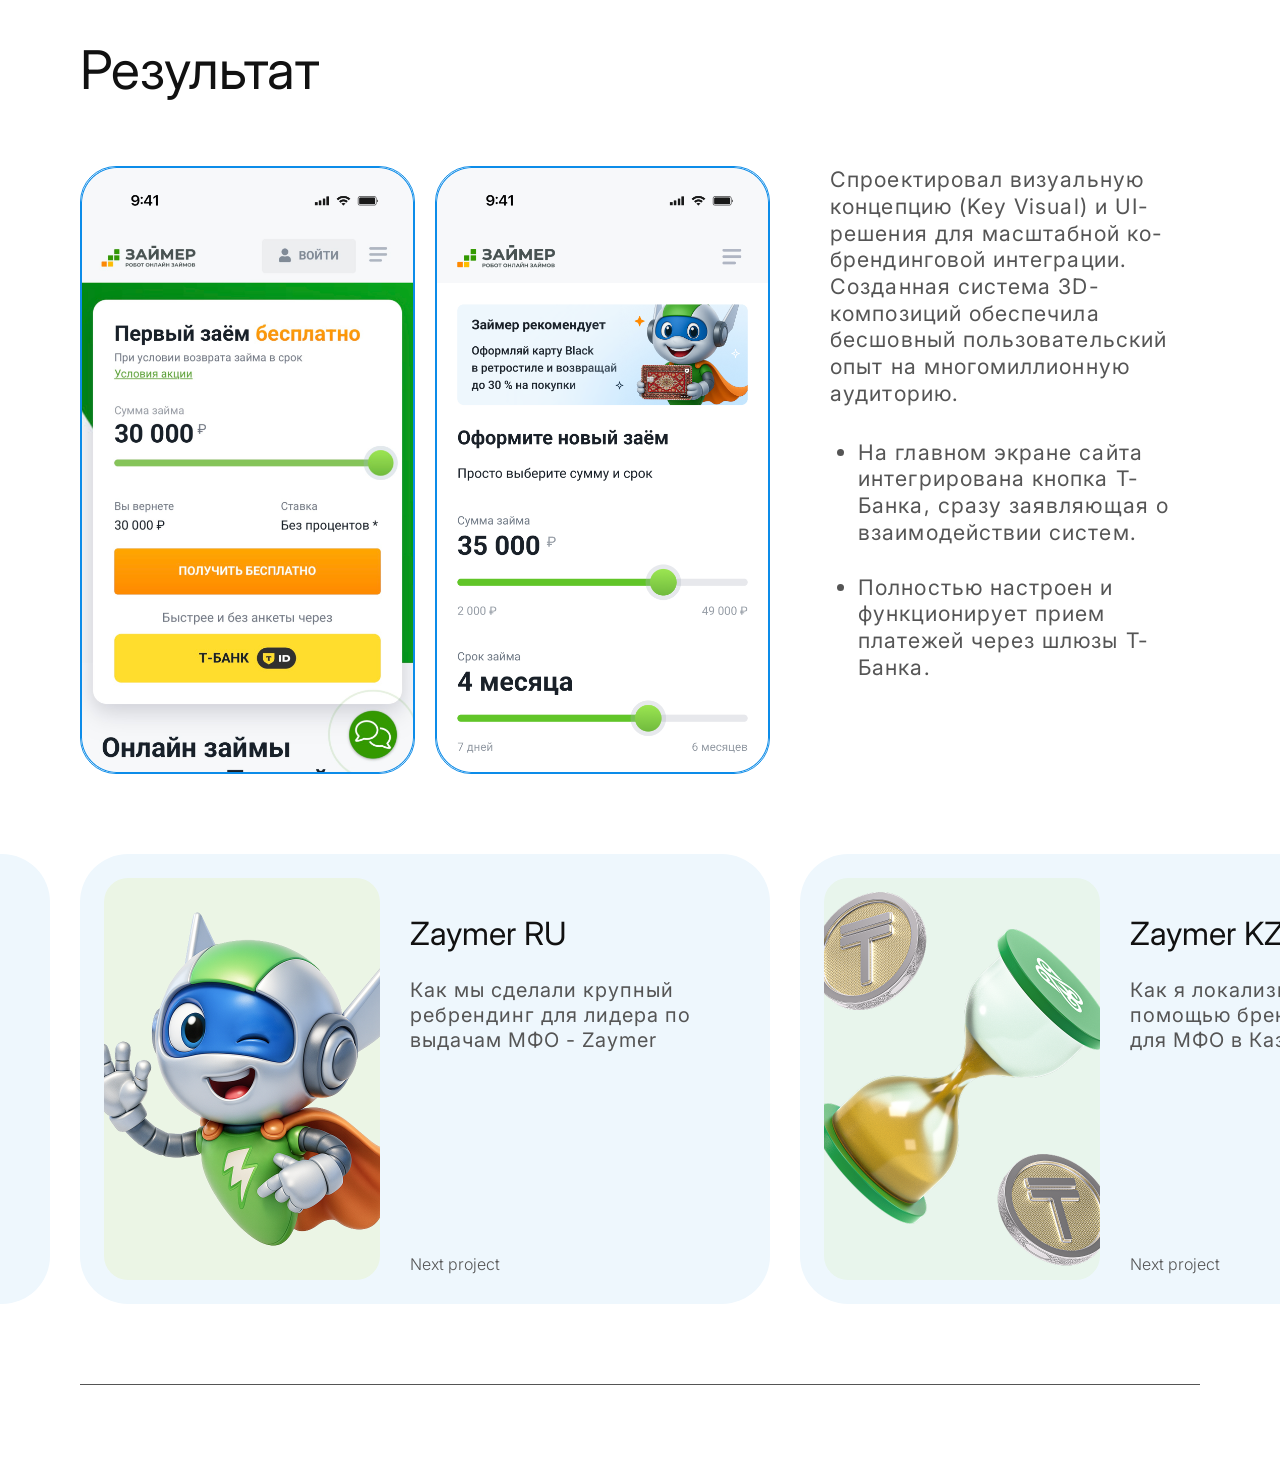
<file: tbank-zaymer.html>
<!DOCTYPE html>
<html lang="ru">
<head>
  <meta charset="UTF-8" />
  <meta name="viewport" content="width=device-width, initial-scale=1.0" />
  <title>Т-Банк x Zaymer — Kurlaev Andrew</title>
  <link rel="preconnect" href="https://fonts.googleapis.com" />
  <link rel="preconnect" href="https://fonts.gstatic.com" crossorigin />
  <link href="https://fonts.googleapis.com/css2?family=Inter:wght@300;400;700&display=swap" rel="stylesheet" />
  <link rel="stylesheet" href="style.css" />
  <link rel="stylesheet" href="case.css" />
  <link rel="stylesheet" href="tbank.css" />
</head>
<body class="case-page tb-page">

  <!-- Липкая шапка (появляется после скролла первого экрана) -->
  <header class="site-header site-header--reveal" id="header">
    <div class="header-inner">
      <button class="burger-btn" id="burgerBtn" aria-label="Открыть меню" aria-expanded="false">
        <span></span>
        <span></span>
        <span></span>
      </button>

      <nav class="header-nav" aria-label="Основная навигация">
        <a href="index.html#about" class="nav-link">About</a>
        <a href="index.html#cases" class="nav-link is-active">Cases</a>
        <a href="index.html#experience" class="nav-link">Experience</a>
      </nav>

      <a href="index.html" class="header-brand">Kurlaev Andrew</a>

      <div class="lang-switch" role="group" aria-label="Выбор языка">
        <button class="lang-btn is-active" data-lang="ru">RU</button>
        <button class="lang-btn" data-lang="eng">ENG</button>
      </div>
    </div>
    <div class="header-divider"></div>
  </header>

  <!-- Мобильное меню -->
  <div class="mobile-menu" id="mobileMenu" aria-hidden="true">
    <nav class="mobile-menu-nav">
      <a href="index.html#about" class="mobile-nav-link">About</a>
      <a href="index.html#cases" class="mobile-nav-link">Cases</a>
      <a href="index.html#experience" class="mobile-nav-link">Experience</a>
    </nav>
    <div class="mobile-menu-contacts">
      <a href="tel:+79833209153">+7-983-320-91-53</a>
      <a href="https://t.me/superandrew1" target="_blank" rel="noopener">tg: @superandrew1</a>
      <a href="mailto:an-di.91@mail.ru">an-di.91@mail.ru</a>
    </div>
  </div>

  <main>
    <!-- 1. Первый экран (сплит Т-Банк / Займер) -->
    <section class="tb-hero" id="caseHero">
      <div class="tb-hero__half tb-hero__half--tbank">
        <img src="image/tbank-logo.svg" alt="Т-Банк" class="tb-hero__logo" />
        <img src="image/tb-hero-left.png" alt="Кейс с деньгами" class="tb-hero__img tb-hero__img--left" />
      </div>

      <div class="tb-hero__half tb-hero__half--zaymer">
        <img src="image/tb-hero-right.png" alt="Веер карт" class="tb-hero__img tb-hero__img--right" />
        <img src="image/zaymer-logo.svg" alt="Займер" class="tb-hero__logo" />
      </div>
    </section>

    <!-- 2. Цель коллаборации -->
    <section class="tb-goal">
      <div class="container tb-goal__container">
        <div class="tb-goal__text">
          <h1 class="case-heading">Цель коллаборации</h1>
          <div class="tb-goal__list">
            <p>Кросс-промо кампания двух финтех-экосистем для продвижения совместных инструментов:</p>
            <ul>
              <li>Получение займов на Т-Банк и погашение кредитов без переплат с карты Т-Банк.</li>
              <li>Продвижение дебетовых карт и Т-Мобайла.</li>
            </ul>
          </div>
        </div>

        <div class="tb-goal__visuals">
          <div class="tb-coins-col">
            <div class="tb-coin-card tb-coin-card--white">
              <img src="image/tb-coin-1.png" alt="Монета" />
            </div>
            <div class="tb-coin-card tb-coin-card--cream">
              <img src="image/tb-coin-2.png" alt="Монета рубль" />
            </div>
          </div>

          <div class="tb-palette-wrap">
            <div class="tb-palette-col">
              <span style="background: #333333;"></span>
              <span style="background: #FFDD2D;"></span>
              <span style="background: #FFFFFF;"></span>
            </div>
            <div class="tb-palette-col">
              <span style="background: #485252;"></span>
              <span style="background: #339900;"></span>
              <span style="background: #FEBE00;"></span>
              <span style="background: #FF8900;"></span>
            </div>
          </div>
        </div>
      </div>
    </section>

    <!-- 3. Задача (со скруглённым верхним краем) -->
    <section class="tb-task">
      <div class="container">
        <h2 class="case-heading">Задача</h2>

        <div class="tb-task__grid">
          <div class="tb-task__visuals">
            <!-- Плашка с логотипами картинкой -->
            <div class="tb-bridge-banner">
              <img src="image/tb-task-banner_1.png" alt="Т-Банк и Займер" />
            </div>

            <!-- Градиентный баннер 0% + подарок -->
            <div class="tb-task-banner">
              <img src="image/tb-task-banner.png" alt="0% и бонус" />
            </div>
          </div>

          <div class="tb-task__text">
            <p>Разработка универсального Key Visual для рекламы в Личном Кабинете.</p>
            <ul>
              <li>Найти баланс между графикой Т-Банка и айдентикой Займера.</li>
              <li>Прямая работа и согласование концепций с руководителями Т-Банка.</li>
            </ul>
          </div>
        </div>
      </div>
    </section>

    <!-- 4. 3D-сцены, карусель Key Visual и робот -->
    <section class="tb-visuals">
      <div class="container">
        <!-- 3D карточки (на мобилке ОСАГО идёт вторым) -->
        <div class="tb-kv-grid">
          <div class="tb-kv-card tb-kv-card--cards">
            <img src="image/tb-kv-cards.png" alt="Карты Т-Банк Black" />
          </div>
          <div class="tb-kv-card tb-kv-card--sim">
            <img src="image/tb-kv-sim.png" alt="СИМ-карты Т-Мобайл" />
          </div>
          <div class="tb-kv-card tb-kv-card--wide tb-kv-card--osago">
            <div class="tb-kv-card__bg" aria-hidden="true">
              <div class="tb-glow tb-glow--osago"></div>
            </div>
            <img src="image/tb-kv-osago.png" alt="ОСАГО Т-Банк" />
          </div>
        </div>

        <!-- 3 баннера Key Visual (на мобилке скролл-карусель) -->
        <div class="tb-banners-wrap">
          <div class="tb-banners-row" id="tbBannersRow">
            <img src="image/tb-banner-1.png" alt="Распоряжайся своим займом с Т-Банком" class="tb-banner-img" />
            <img src="image/tb-banner-2.png" alt="Оформляй Осаго вместе с Т-Банком" class="tb-banner-img" />
            <img src="image/tb-banner-3.png" alt="Симка т-мобайл рубль бережет" class="tb-banner-img" />
          </div>
          <span class="case-caption">Пример Key Visual</span>
        </div>

        <!-- Большой робот с градиентом на фоне -->
        <div class="tb-robot-wrap">
          <div class="tb-glow tb-glow--robot" aria-hidden="true"></div>
          <img src="image/tb-robot-big.png" alt="Робот Займер с картой Т-Банк" class="tb-robot-img" />
        </div>
      </div>
    </section>

    <!-- 5. Результат -->
    <section class="tb-result">
      <div class="container">
        <h2 class="case-heading">Результат</h2>

        <div class="tb-result__grid">
          <div class="tb-result__screens">
            <div class="tb-screen-frame">
              <img src="image/tb-result-1.png" alt="Главный экран с кнопкой Т-Банка" />
            </div>
            <div class="tb-screen-frame">
              <img src="image/tb-result-2.png" alt="Личный кабинет с баннером Т-Банка" />
            </div>
          </div>

          <div class="tb-result__text">
            <p>
              Спроектировал визуальную концепцию (Key Visual) и UI-решения для масштабной ко-брендинговой интеграции. Созданная система 3D-композиций обеспечила бесшовный пользовательский опыт на многомиллионную аудиторию.
            </p>
            <ul>
              <li>На главном экране сайта интегрирована кнопка Т-Банка, сразу заявляющая о взаимодействии систем.</li>
              <li>Полностью настроен и функционирует прием платежей через шлюзы Т-Банка.</li>
            </ul>
          </div>
        </div>
      </div>
    </section>

    <!-- 6. Нижняя навигация (на белом фоне, карточки #EEF7FD, без Т-Банк x Zaymer) -->
    <section class="project-nav-section tb-nav-section" aria-label="Навигация по проектам">
      <div class="project-nav-track" id="projectNavTrack">
        <a href="a-dengi.html" class="project-nav-card tb-nav-card">
          <div class="project-nav-card__thumb" style="background: #F3F4F5;">
            <img src="image/nav-1.png" alt="A-Dengi" />
          </div>
          <div class="project-nav-card__body">
            <div>
              <h3 class="project-nav-card__title">A-Dengi</h3>
              <p class="project-nav-card__desc">Как мы разработали МФО от Альфа Банка</p>
            </div>
            <span class="project-nav-card__next">Next project</span>
          </div>
        </a>

        <a href="zaymer-ru.html" class="project-nav-card tb-nav-card" data-nav-start>
          <div class="project-nav-card__thumb" style="background: #EBF5E5;">
            <img src="image/nav-3.png" alt="Zaymer RU" />
          </div>
          <div class="project-nav-card__body">
            <div>
              <h3 class="project-nav-card__title">Zaymer RU</h3>
              <p class="project-nav-card__desc">Как мы сделали крупный ребрендинг для лидера по выдачам МФО - Zaymer</p>
            </div>
            <span class="project-nav-card__next">Next project</span>
          </div>
        </a>

        <a href="zaymer-kz.html" class="project-nav-card tb-nav-card">
          <div class="project-nav-card__thumb" style="background: #E8F5EC;">
            <img src="image/nav-4.png" alt="Zaymer KZ" />
          </div>
          <div class="project-nav-card__body">
            <div>
              <h3 class="project-nav-card__title">Zaymer KZ</h3>
              <p class="project-nav-card__desc">Как я локализировал с помощью брендинга весь SMM для МФО в Казахстане</p>
            </div>
            <span class="project-nav-card__next">Next project</span>
          </div>
        </a>

        <a href="unamolia.html" class="project-nav-card tb-nav-card">
          <div class="project-nav-card__thumb" style="background: #E6EFFF;">
            <img src="image/nav-5.png" alt="UnaMolia" />
          </div>
          <div class="project-nav-card__body">
            <div>
              <h3 class="project-nav-card__title">UnaMolia (Uzbekistan)</h3>
              <p class="project-nav-card__desc">Как мы создали уникальный продукт для целой страны</p>
            </div>
            <span class="project-nav-card__next">Next project</span>
          </div>
        </a>

        <a href="other.html" class="project-nav-card tb-nav-card">
          <div class="project-nav-card__thumb" style="background: #FFFBE5;">
            <img src="image/nav-6.png" alt="Other" />
          </div>
          <div class="project-nav-card__body">
            <div>
              <h3 class="project-nav-card__title">Other</h3>
              <p class="project-nav-card__desc">Другие проекты которые я разрабатывал</p>
            </div>
            <span class="project-nav-card__next">Next project</span>
          </div>
        </a>
      </div>
    </section>
  </main>

  <footer class="site-footer tb-footer">
    <div class="container">
      <div class="footer-line"></div>
    </div>
  </footer>

  <script src="script.js"></script>
</body>
</html>
</file>
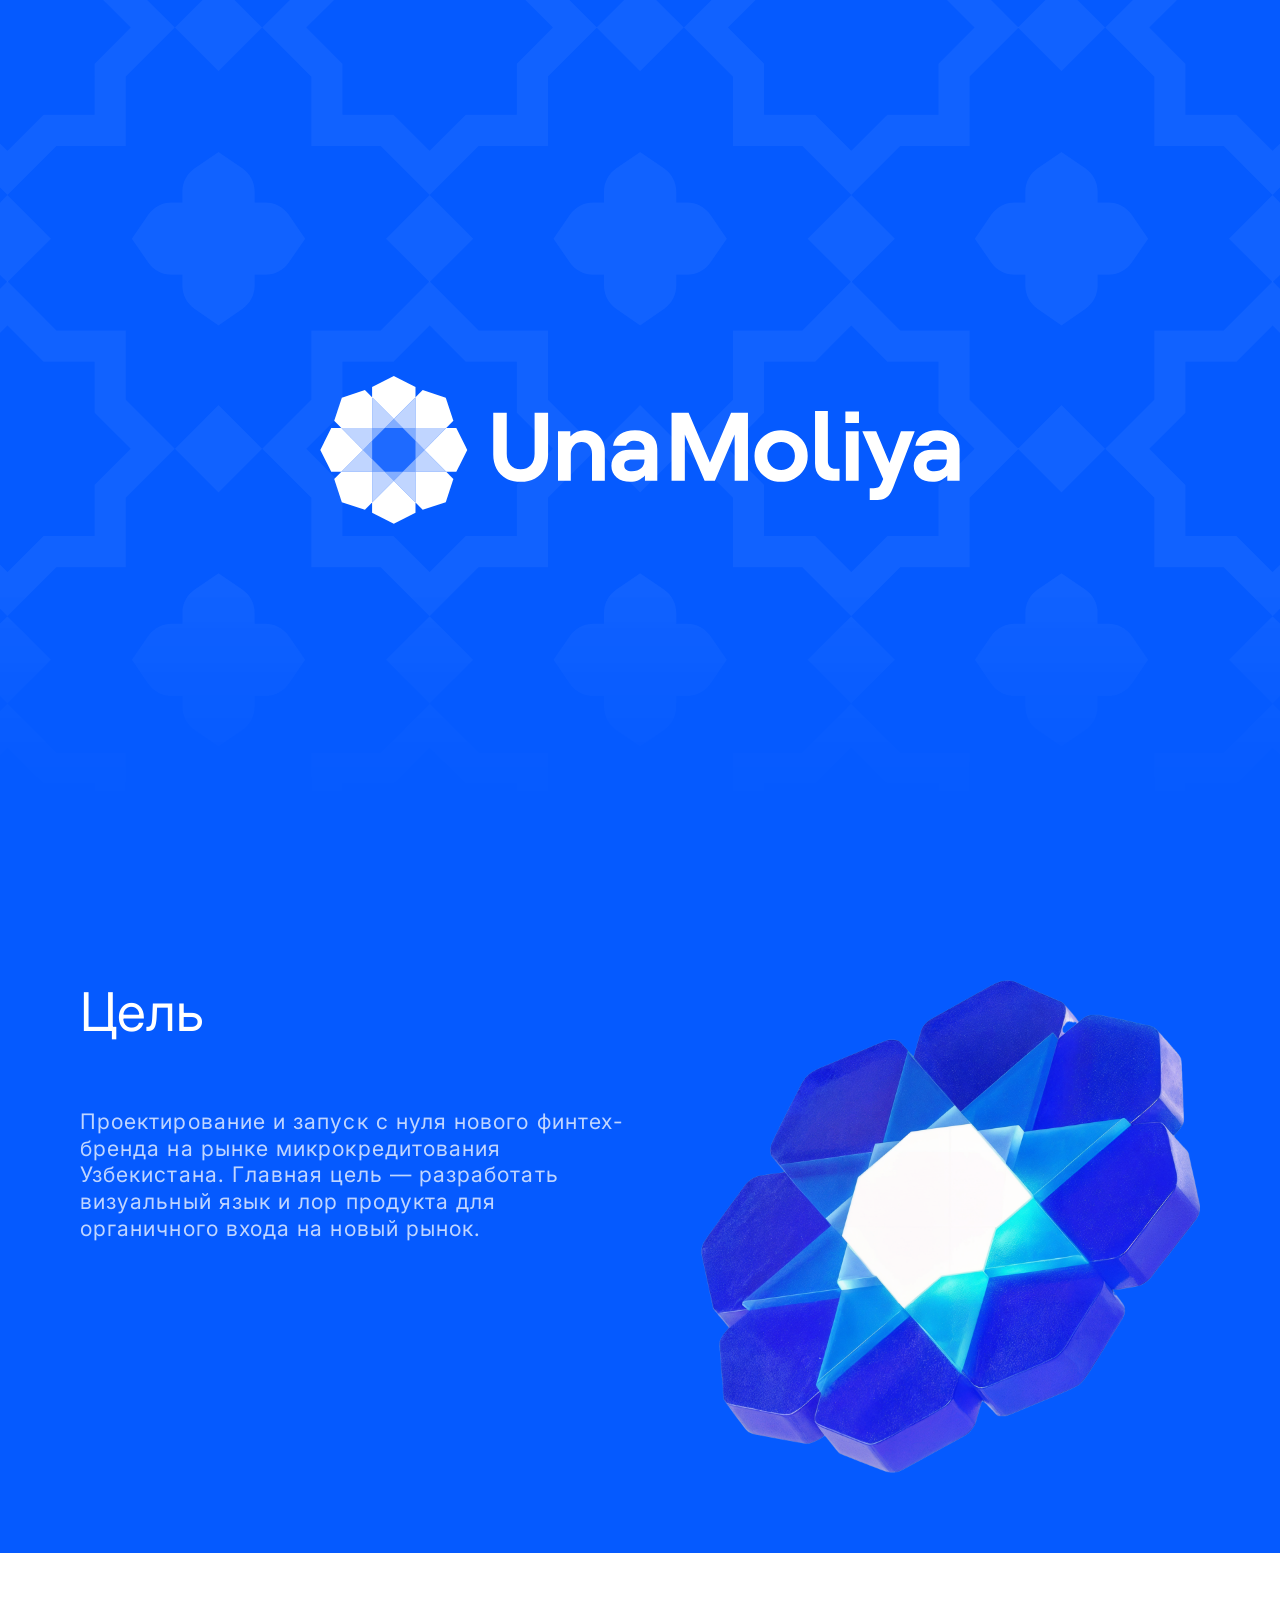
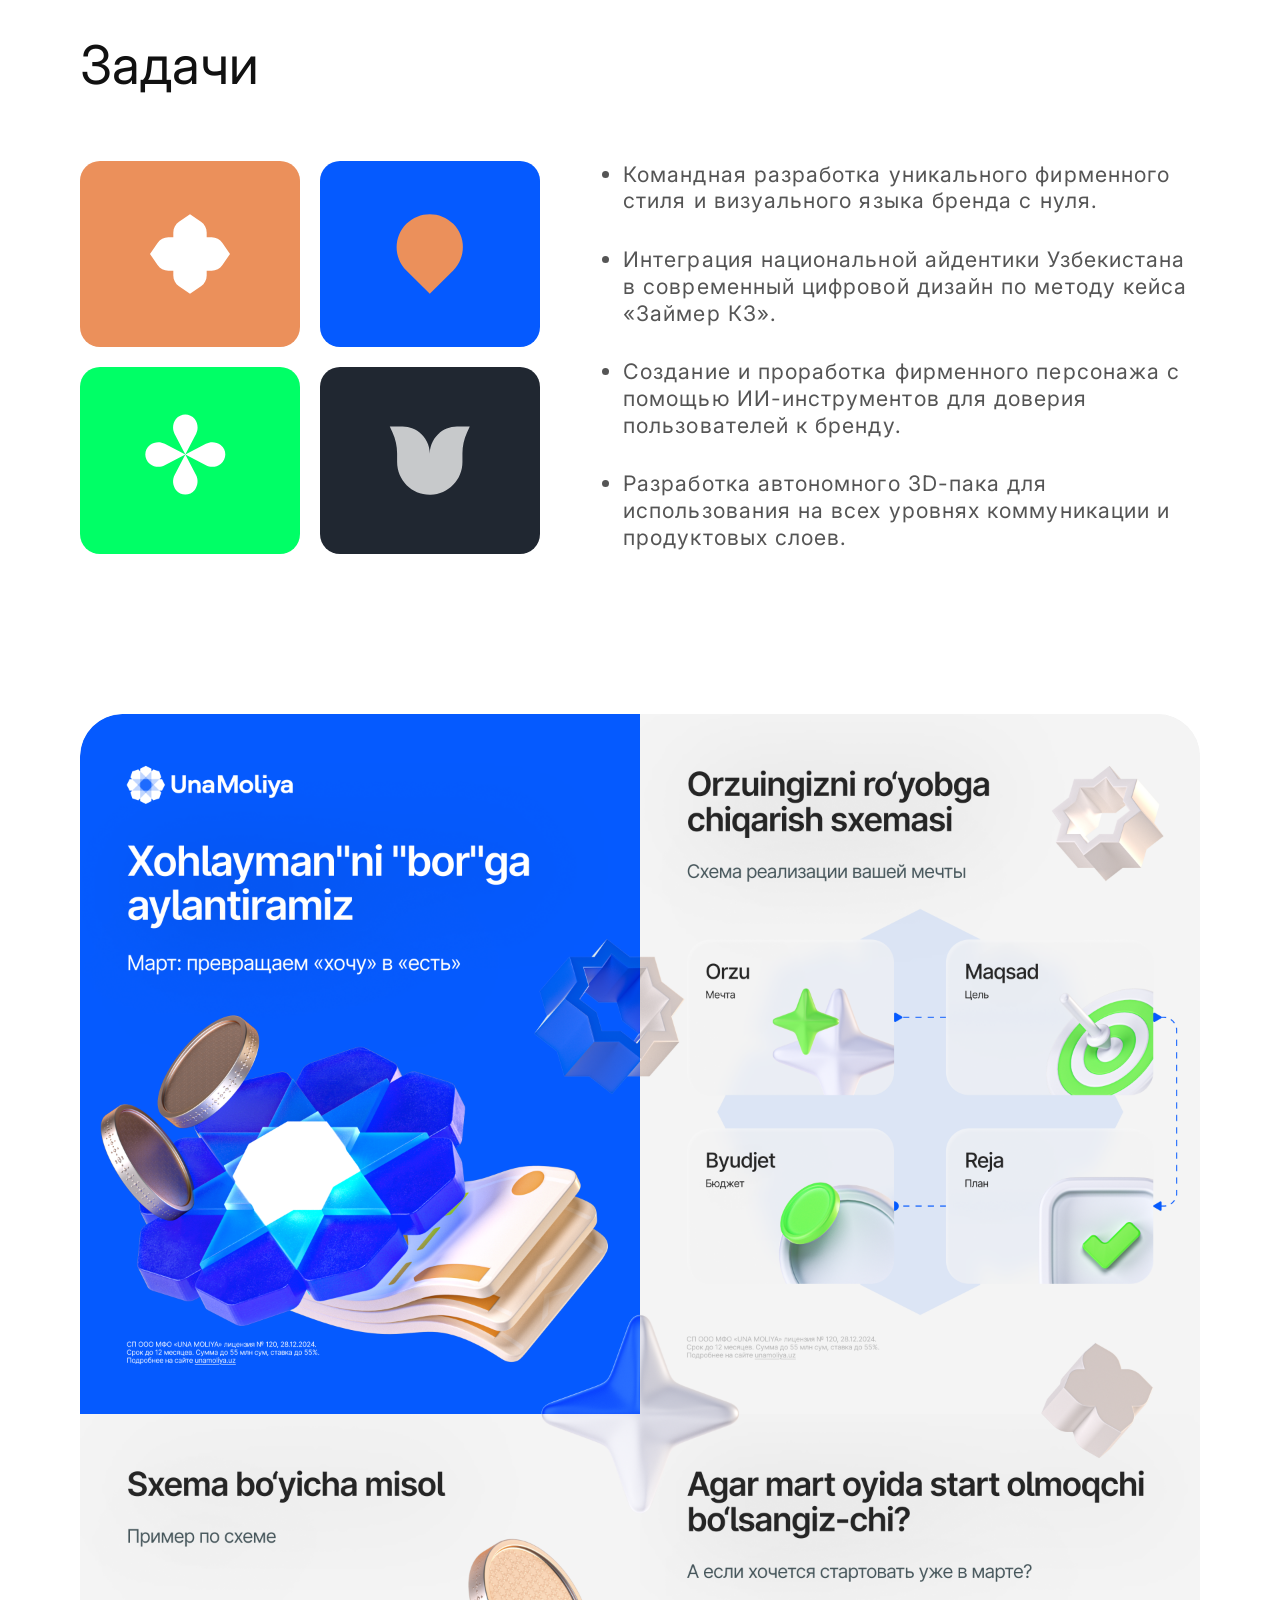
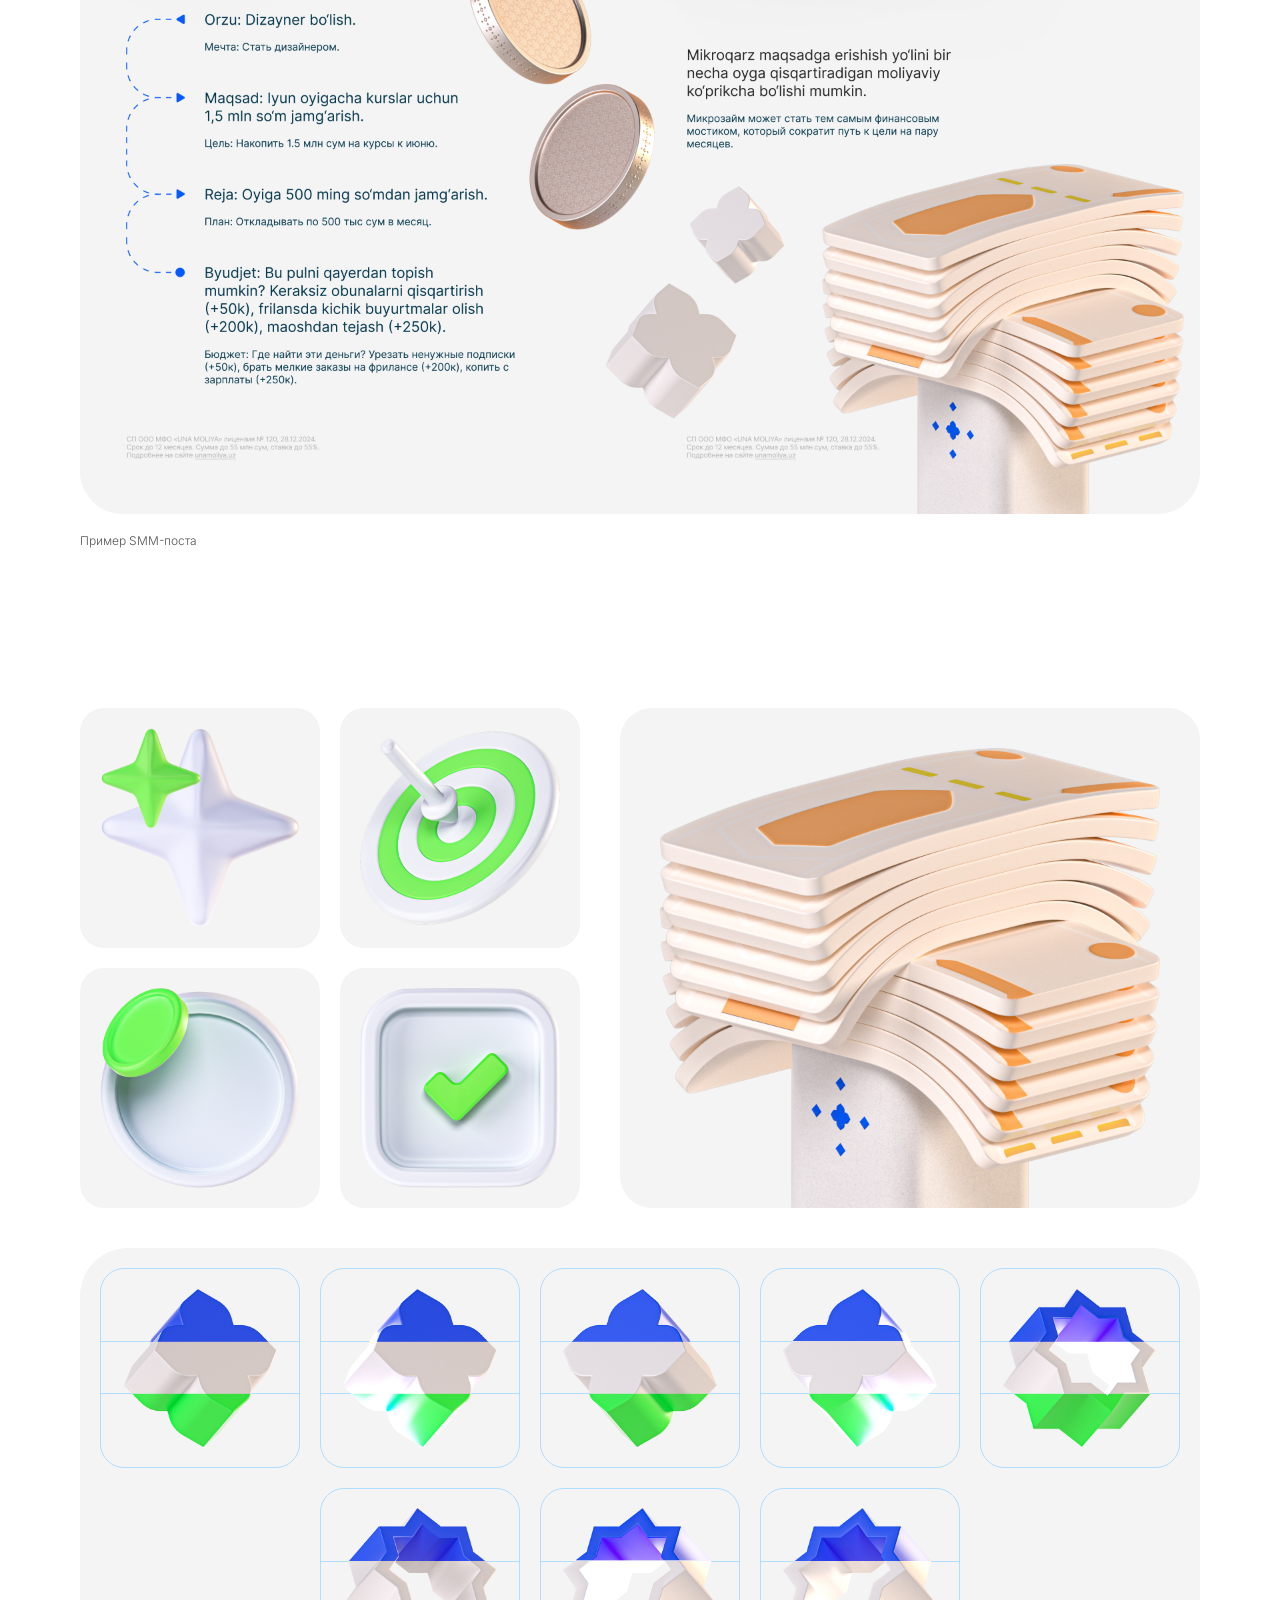
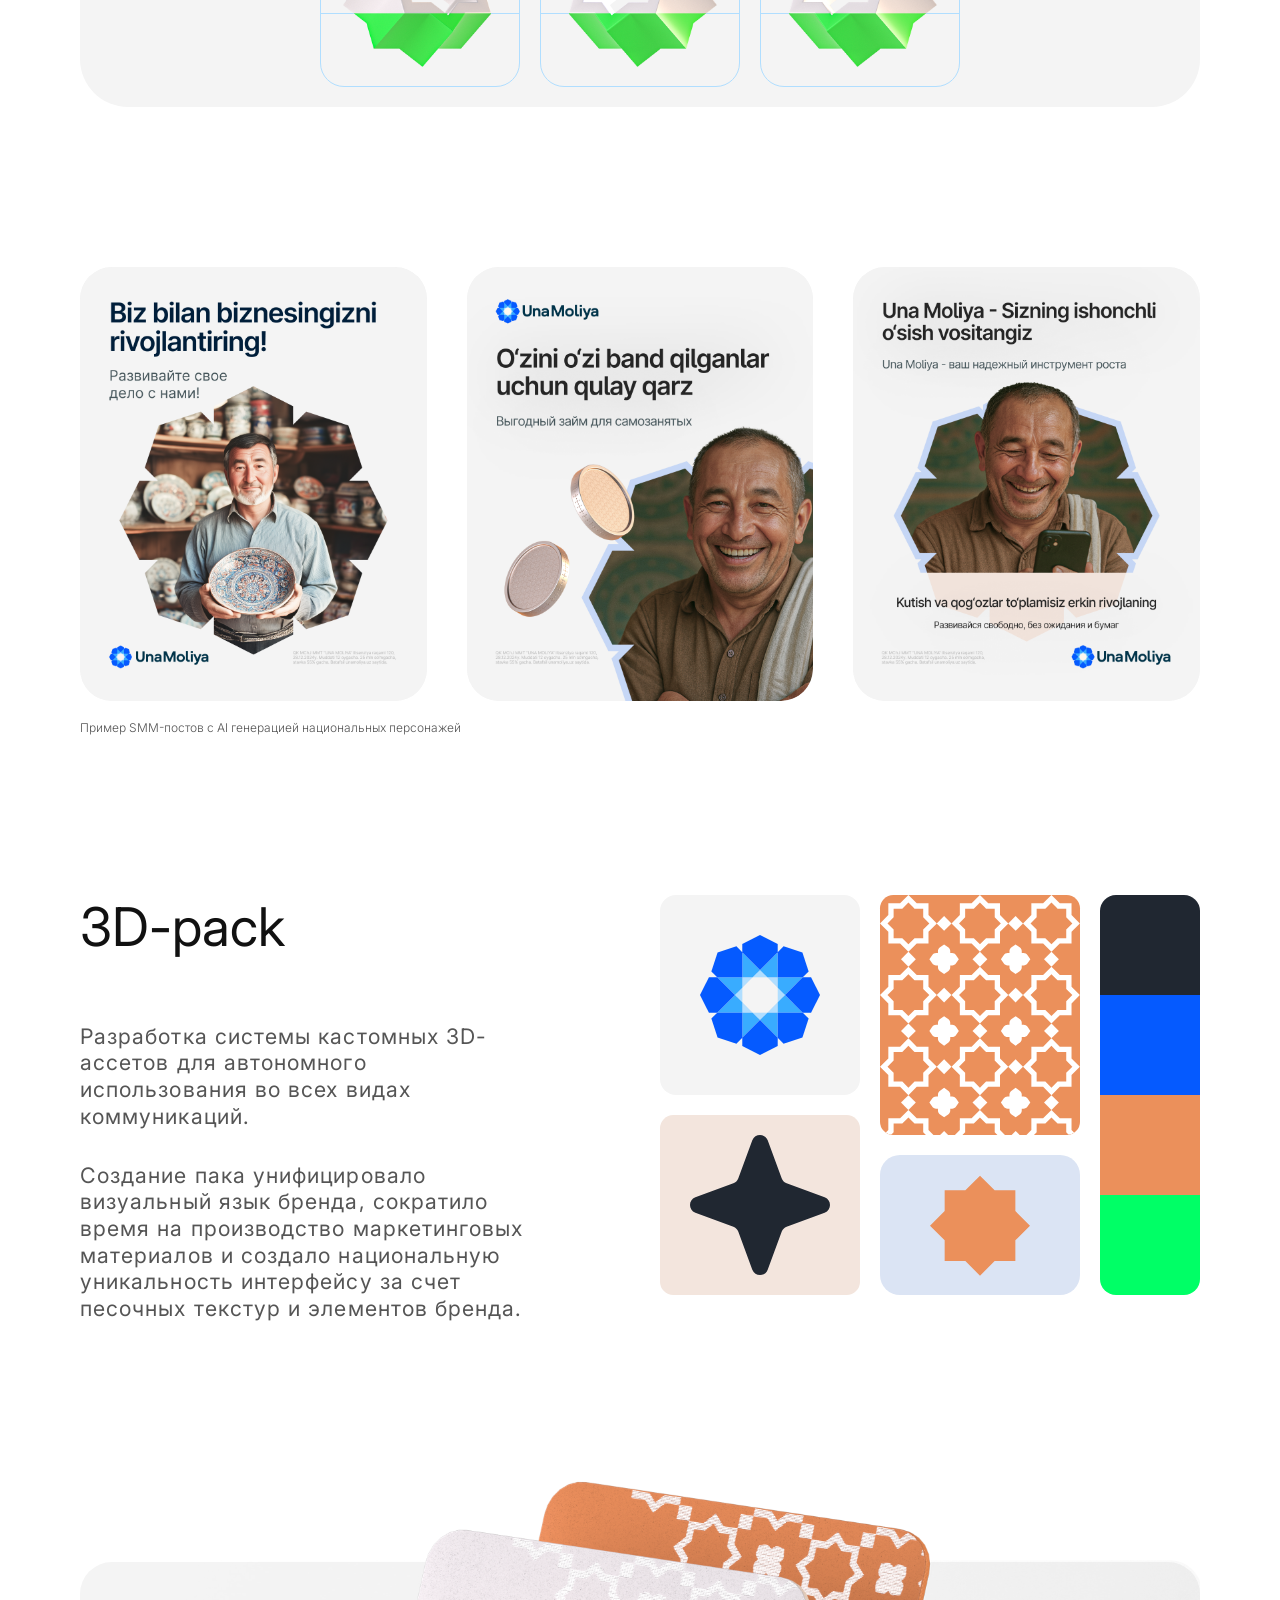
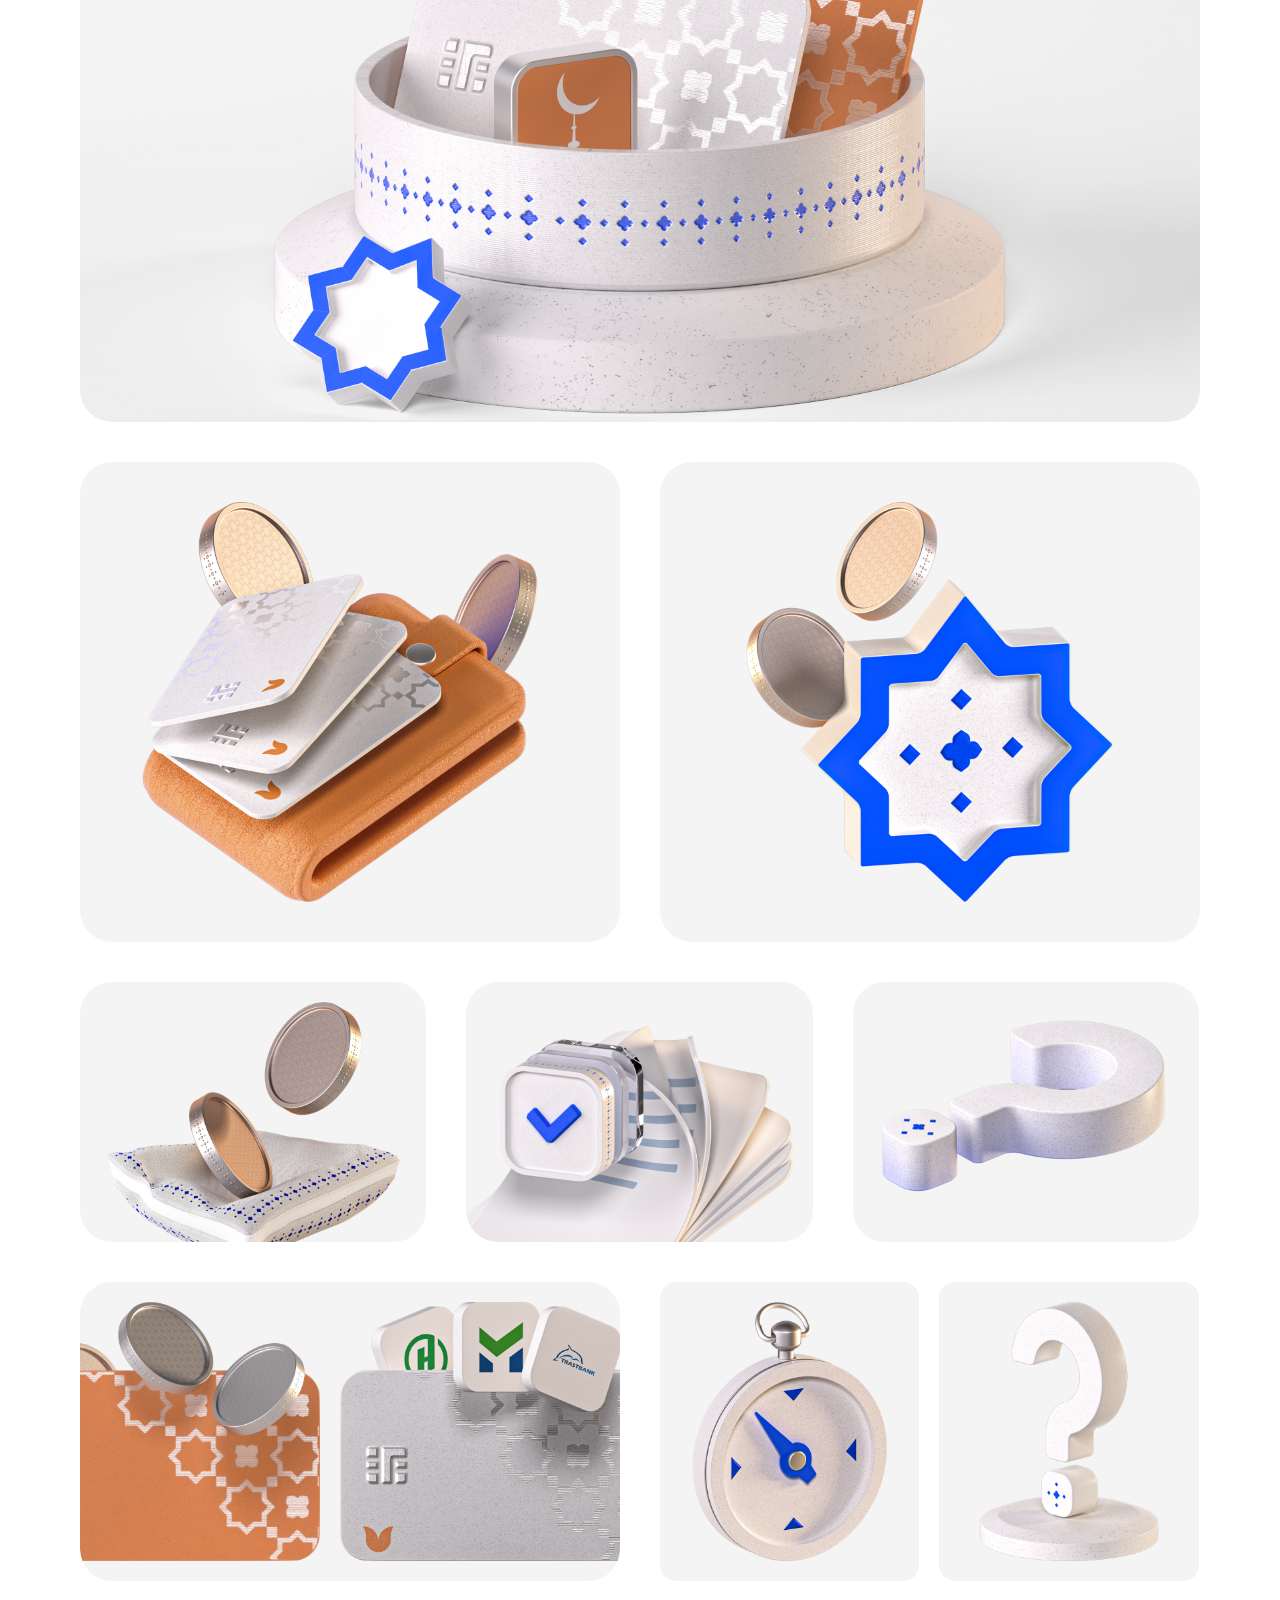
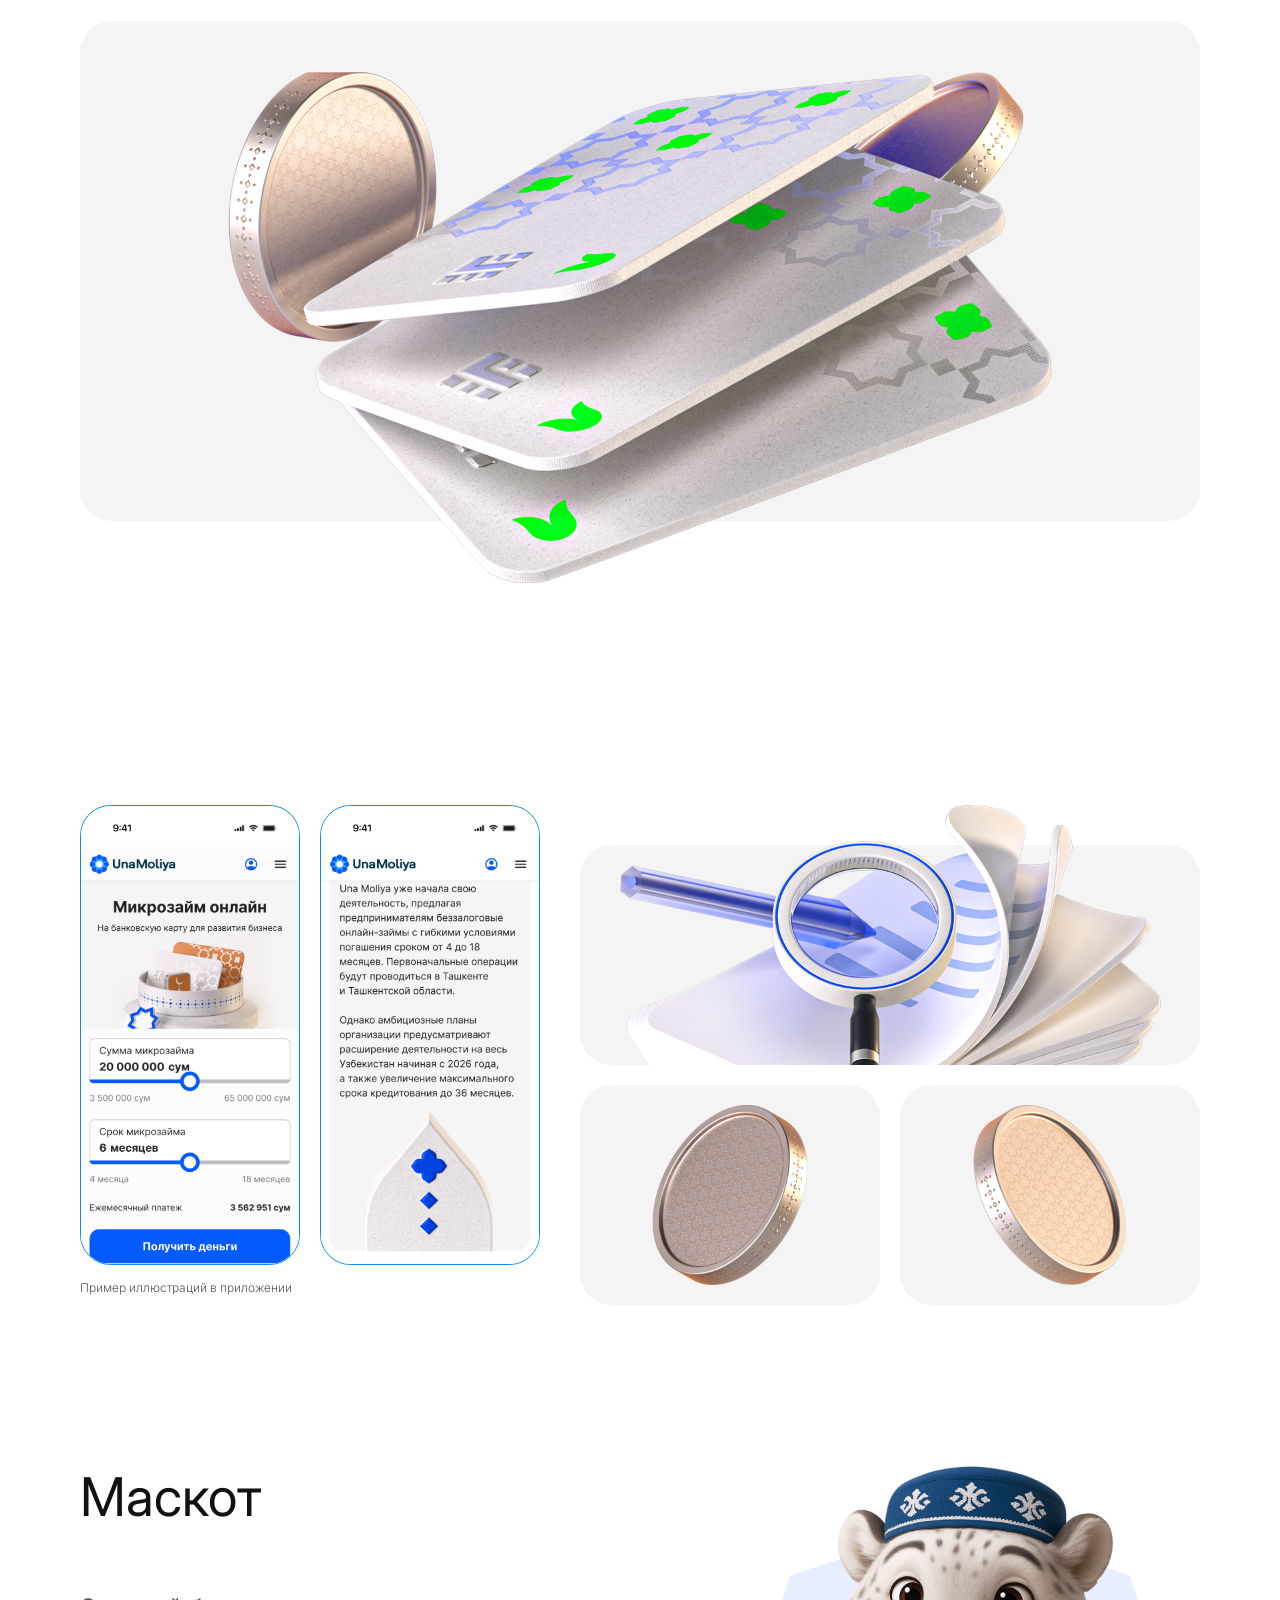
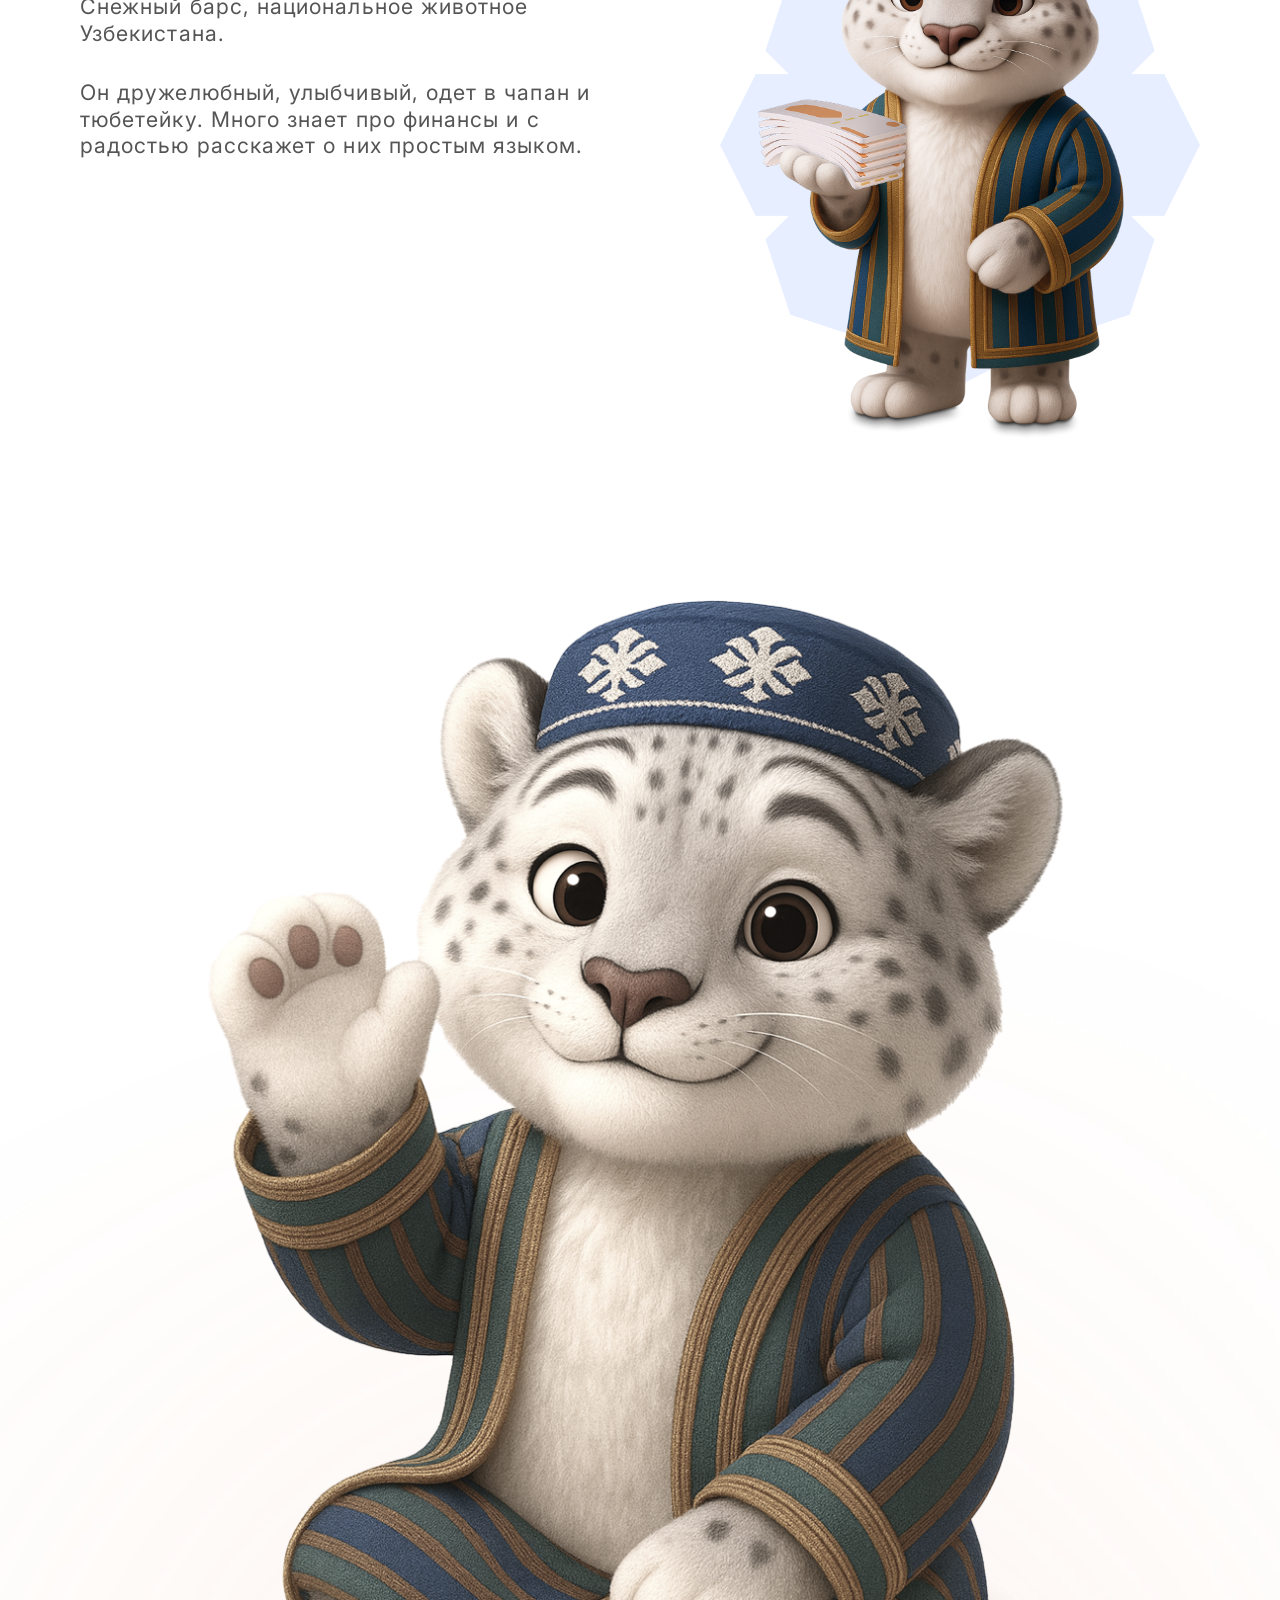
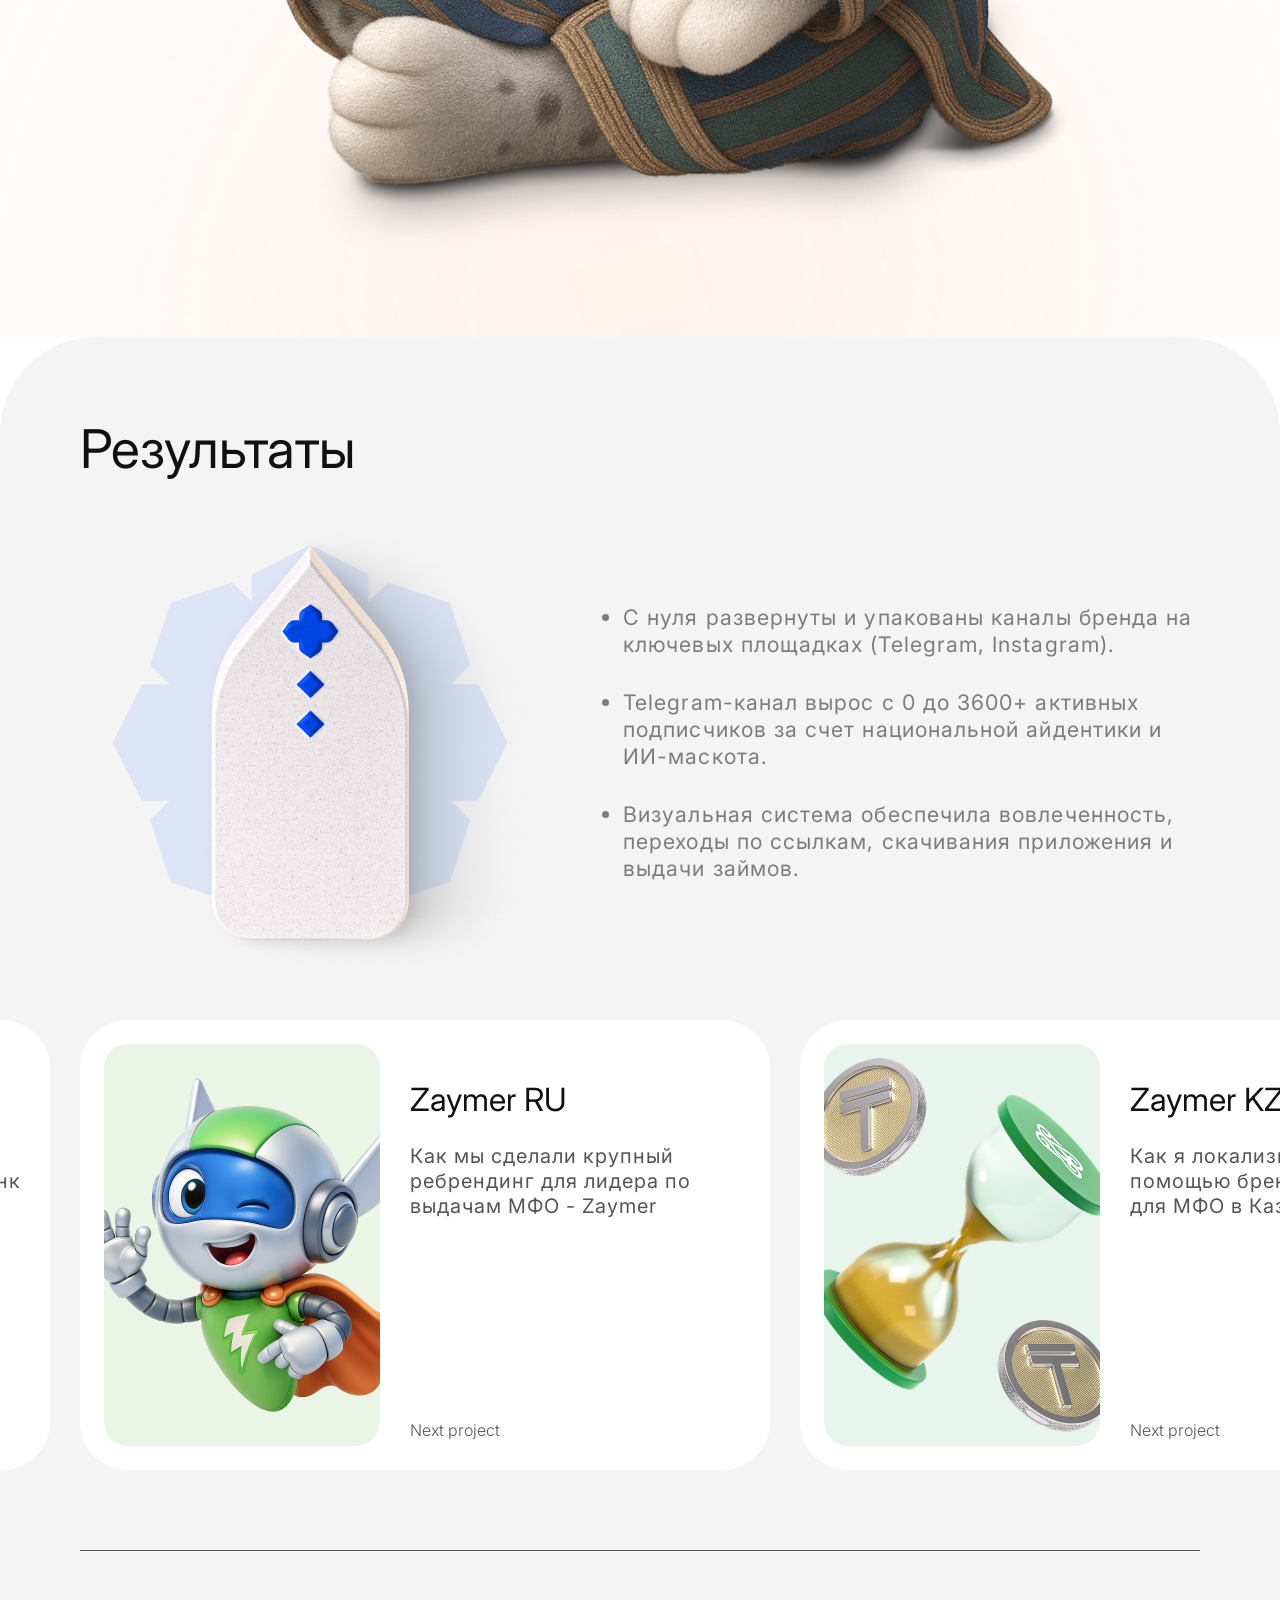
<file: unamolia.html>
<!DOCTYPE html>
<html lang="ru">
<head>
  <meta charset="UTF-8" />
  <meta name="viewport" content="width=device-width, initial-scale=1.0" />
  <title>UnaMoliya — кейс | Kurlaev Andrew</title>
  <link rel="preconnect" href="https://fonts.googleapis.com" />
  <link rel="preconnect" href="https://fonts.gstatic.com" crossorigin />
  <link href="https://fonts.googleapis.com/css2?family=Inter:wght@300;400;500;600;700&display=swap" rel="stylesheet" />
  <link rel="stylesheet" href="style.css" />
  <link rel="stylesheet" href="case.css" />
  <link rel="stylesheet" href="unamolia.css" />
</head>
<body class="case-page um-page">

  <!-- Липкая шапка: появляется после скролла первого экрана -->
  <header class="site-header site-header--reveal" id="header">
    <div class="header-inner">
      <button class="burger-btn" id="burgerBtn" aria-label="Открыть меню" aria-expanded="false">
        <span></span><span></span><span></span>
      </button>

      <nav class="header-nav" aria-label="Основная навигация">
        <a href="index.html#about" class="nav-link">About</a>
        <a href="index.html#cases" class="nav-link is-active">Cases</a>
        <a href="index.html#experience" class="nav-link">Experience</a>
      </nav>

      <a href="index.html" class="header-brand">Kurlaev Andrew</a>

      <div class="lang-switch" role="group" aria-label="Выбор языка">
        <button class="lang-btn is-active" data-lang="ru">RU</button>
        <button class="lang-btn" data-lang="eng">ENG</button>
      </div>
    </div>
    <div class="header-divider"></div>
  </header>

  <!-- Мобильное меню -->
  <div class="mobile-menu" id="mobileMenu" aria-hidden="true">
    <nav class="mobile-menu-nav">
      <a href="index.html#about" class="mobile-nav-link">About</a>
      <a href="index.html#cases" class="mobile-nav-link">Cases</a>
      <a href="index.html#experience" class="mobile-nav-link">Experience</a>
    </nav>
    <div class="mobile-menu-contacts">
      <a href="tel:+79833209153">+7-983-320-91-53</a>
      <a href="https://t.me/superandrew1" target="_blank" rel="noopener">tg: @superandrew1</a>
      <a href="mailto:an-di.91@mail.ru">an-di.91@mail.ru</a>
    </div>
  </div>

  <main>
    <!-- 1. HERO -->
    <section class="um-hero" id="caseHero">
      <div class="um-hero__pattern" aria-hidden="true">
        <img src="image/um-hero-pattern.svg" alt="" class="um-hero__pattern-desktop" />
        <img src="image/um-hero-pattern-mobile.svg" alt="" class="um-hero__pattern-mobile" />
      </div>
      <div class="um-hero__content">
        <img src="image/um-logo-desktop.svg" alt="UnaMoliya" class="um-hero__logo-desktop" />
        <img src="image/um-logo-mobile.svg" alt="UnaMoliya" class="um-hero__logo-mobile" />
      </div>
    </section>

    <!-- 2. ЦЕЛЬ -->
    <section class="um-goal">
      <div class="container um-goal__container">
        <div class="um-goal__text">
          <h1 class="case-heading case-heading--white">Цель</h1>
          <p class="case-lead um-goal__lead">
            Проектирование и запуск с нуля нового финтех-бренда на рынке микрокредитования Узбекистана. Главная цель — разработать визуальный язык и лор продукта для органичного входа на новый рынок.
          </p>
        </div>
        <div class="um-goal__visual">
          <img src="image/um-goal-ornament.png" alt="3D-знак UnaMoliya" class="um-goal__img" />
        </div>
      </div>
    </section>

    <!-- 3. ЗАДАЧИ -->
    <section class="um-tasks">
      <div class="container">
        <h2 class="case-heading">Задачи</h2>
        <div class="um-tasks__grid">
          <div class="um-tasks__tiles">
            <div class="um-task-tile um-task-tile--orange">
              <img src="image/um-task-icon-1.svg" alt="Фирменный стиль" />
            </div>
            <div class="um-task-tile um-task-tile--blue">
              <img src="image/um-task-icon-2.svg" alt="Национальная айдентика" />
            </div>
            <div class="um-task-tile um-task-tile--green">
              <img src="image/um-task-icon-3.svg" alt="Маскот" />
            </div>
            <div class="um-task-tile um-task-tile--dark">
              <img src="image/um-task-icon-4.svg" alt="3D-пак" />
            </div>
          </div>

          <ul class="um-bullet-list">
            <li>Командная разработка уникального фирменного стиля и визуального языка бренда с нуля.</li>
            <li>Интеграция национальной айдентики Узбекистана в современный цифровой дизайн по методу кейса «Займер КЗ».</li>
            <li>Создание и проработка фирменного персонажа с помощью ИИ-инструментов для доверия пользователей к бренду.</li>
            <li>Разработка автономного 3D-пака для использования на всех уровнях коммуникации и продуктовых слоев.</li>
          </ul>
        </div>
      </div>
    </section>

    <!-- 4. ПРИМЕР SMM-ПОСТА -->
    <section class="um-smm-main">
      <div class="container">
        <div class="um-smm-main__card">
          <img src="image/um-smm-post.png" alt="Пример SMM-поста UnaMoliya — карусель из четырёх слайдов" />
        </div>
        <span class="case-caption">Пример SMM-поста</span>
      </div>
    </section>

    <!-- 5. 3D-ИКОНКИ И ФОНОВЫЕ ЭЛЕМЕНТЫ -->
    <section class="um-assets">
      <div class="container um-assets__inner">
        <div class="um-assets__top">
          <div class="um-assets__icons">
            <div class="um-asset-icon">
              <img src="image/um-icon-star.png" alt="Мечта" />
            </div>
            <div class="um-asset-icon">
              <img src="image/um-icon-target.png" alt="Цель" />
            </div>
            <div class="um-asset-icon">
              <img src="image/um-icon-coin.png" alt="Бюджет" />
            </div>
            <div class="um-asset-icon">
              <img src="image/um-icon-check.png" alt="План" />
            </div>
          </div>

          <div class="um-assets__stack">
            <img src="image/um-assets-bills.png" alt="3D-стопка купюр на пьедестале" />
          </div>
        </div>

        <div class="um-badges-wrap">
          <div class="um-badges-track">
            <div class="um-badge-card">
              <span class="um-badge-line um-badge-line--top" aria-hidden="true"></span>
              <span class="um-badge-line um-badge-line--bottom" aria-hidden="true"></span>
              <img src="image/um-badge-1.png" alt="Фоновый 3D-элемент 1" />
            </div>
            <div class="um-badge-card">
              <span class="um-badge-line um-badge-line--top" aria-hidden="true"></span>
              <span class="um-badge-line um-badge-line--bottom" aria-hidden="true"></span>
              <img src="image/um-badge-2.png" alt="Фоновый 3D-элемент 2" />
            </div>
            <div class="um-badge-card">
              <span class="um-badge-line um-badge-line--top" aria-hidden="true"></span>
              <span class="um-badge-line um-badge-line--bottom" aria-hidden="true"></span>
              <img src="image/um-badge-3.png" alt="Фоновый 3D-элемент 3" />
            </div>
            <div class="um-badge-card">
              <span class="um-badge-line um-badge-line--top" aria-hidden="true"></span>
              <span class="um-badge-line um-badge-line--bottom" aria-hidden="true"></span>
              <img src="image/um-badge-4.png" alt="Фоновый 3D-элемент 4" />
            </div>
            <div class="um-badge-card">
              <span class="um-badge-line um-badge-line--top" aria-hidden="true"></span>
              <span class="um-badge-line um-badge-line--bottom" aria-hidden="true"></span>
              <img src="image/um-badge-5.png" alt="Фоновый 3D-элемент 5" />
            </div>
            <div class="um-badge-card">
              <span class="um-badge-line um-badge-line--top" aria-hidden="true"></span>
              <span class="um-badge-line um-badge-line--bottom" aria-hidden="true"></span>
              <img src="image/um-badge-6.png" alt="Фоновый 3D-элемент 6" />
            </div>
            <div class="um-badge-card">
              <span class="um-badge-line um-badge-line--top" aria-hidden="true"></span>
              <span class="um-badge-line um-badge-line--bottom" aria-hidden="true"></span>
              <img src="image/um-badge-7.png" alt="Фоновый 3D-элемент 7" />
            </div>
            <div class="um-badge-card">
              <span class="um-badge-line um-badge-line--top" aria-hidden="true"></span>
              <span class="um-badge-line um-badge-line--bottom" aria-hidden="true"></span>
              <img src="image/um-badge-8.png" alt="Фоновый 3D-элемент 8" />
            </div>
          </div>
        </div>
      </div>
    </section>

    <!-- 6. ПРИМЕРЫ SMM-ПОСТОВ С AI-ГЕНЕРАЦИЕЙ -->
    <section class="um-ai-smm">
      <div class="container um-ai-smm__inner">
        <div class="um-ai-smm__grid">
          <div class="um-ai-card">
            <img src="image/um-ai-post-1.png" alt="Biz bilan biznesingizni rivojlantiring!" />
          </div>
          <div class="um-ai-card">
            <img src="image/um-ai-post-2.png" alt="O'zini o'zi band qilganlar uchun qulay qarz" />
          </div>
          <div class="um-ai-card">
            <img src="image/um-ai-post-3.png" alt="Una Moliya — Sizning ishonchli o'sish vositangiz" />
          </div>
        </div>
        <span class="case-caption">Пример SMM-постов с AI генерацией национальных персонажей</span>
      </div>
    </section>

    <!-- 7. 3D-PACK -->
    <section class="um-3dpack">
      <div class="container um-3dpack__container">
        <div class="um-3dpack__text">
          <h2 class="case-heading">3D-pack</h2>
          <div class="um-3dpack__paragraphs">
            <p class="case-lead">
              Разработка системы кастомных 3D-ассетов для автономного использования во всех видах коммуникаций.
            </p>
            <p class="case-lead">
              Создание пака унифицировало визуальный язык бренда, сократило время на производство маркетинговых материалов и создало национальную уникальность интерфейсу за счет песочных текстур и элементов бренда.
            </p>
          </div>
        </div>

        <div class="um-3dpack__collage">
          <div class="um-pack-col">
            <div class="um-pack-tile um-pack-tile--logo">
              <img src="image/um-pack-logo.svg" alt="Логотип UnaMoliya" />
            </div>
            <div class="um-pack-tile um-pack-tile--star">
              <img src="image/um-pack-star.svg" alt="Звезда бренда" />
            </div>
          </div>

          <div class="um-pack-col">
            <div class="um-pack-tile um-pack-tile--pattern">
              <img src="image/um-pack-pattern.svg" alt="Национальный орнамент" />
            </div>
            <div class="um-pack-tile um-pack-tile--badge">
              <img src="image/um-pack-badge.svg" alt="Восьмиконечный знак" />
            </div>
          </div>

          <div class="um-pack-palette" aria-label="Цветовая палитра бренда">
            <span style="background: #202731;"></span>
            <span style="background: #055AFF;"></span>
            <span style="background: #EB905B;"></span>
            <span style="background: #00FF66;"></span>
          </div>
        </div>
      </div>
    </section>

    <!-- 8. ГАЛЕРЕЯ 3D-РЕНДЕРОВ -->
    <section class="um-renders">
      <div class="container um-renders__container">
        <!-- Верхний широкий баннер (иллюстрация выходит за верхнюю границу) -->
        <div class="um-render-hero">
          <div class="um-render-hero__bg" aria-hidden="true"></div>
          <div class="um-render-hero__media">
            <img src="image/um-render-1.png" alt="3D-композиция с картами на пьедестале" />
          </div>
        </div>

        <!-- Второй ряд: 2 карточки -->
        <div class="um-renders__pair">
          <div class="um-render-card um-render-card--pair">
            <img src="image/um-render-2.png" alt="3D-кошелёк с картами" />
          </div>
          <div class="um-render-card um-render-card--pair">
            <img src="image/um-render-3.png" alt="3D-эмблема с монетами" />
          </div>
        </div>

        <!-- Средний блок: на десктопе 2 ряда (3 карточки + широкая и 2), на мобилке карусель из 5 карточек + широкая ниже -->
        <div class="um-renders__middle">
          <div class="um-renders__carousel">
            <div class="um-render-card um-render-card--mid um-render-card--pos1">
              <img src="image/um-render-4.png" alt="3D-подушечка с монетами" />
            </div>
            <div class="um-render-card um-render-card--mid um-render-card--pos2">
              <img src="image/um-render-5.png" alt="3D-чекмарк на документах" />
            </div>
            <div class="um-render-card um-render-card--mid um-render-card--pos3">
              <img src="image/um-render-6.png" alt="3D-вопрос с точками" />
            </div>
            <div class="um-render-card um-render-card--sm um-render-card--pos5">
              <img src="image/um-render-8.png" alt="3D-компас" />
            </div>
            <div class="um-render-card um-render-card--sm um-render-card--pos6">
              <img src="image/um-render-9.png" alt="3D-знак вопроса на пьедестале" />
            </div>
          </div>

          <div class="um-render-card um-render-card--wide um-render-card--pos4">
            <img src="image/um-render-7.png" alt="3D-карты с орнаментом и иконками" />
          </div>
        </div>

        <!-- Нижний широкий блок (иллюстрация выходит за нижнюю границу) -->
        <div class="um-render-bottom">
          <div class="um-render-bottom__bg" aria-hidden="true"></div>
          <div class="um-render-bottom__media">
            <img src="image/um-render-10.png" alt="3D-композиция со стопкой карт и монетами" />
          </div>
        </div>
      </div>
    </section>

    <!-- 9. ПРИМЕР ИЛЛЮСТРАЦИЙ В ПРИЛОЖЕНИИ -->
    <section class="um-app">
      <div class="container um-app__grid">
        <div class="um-app__left">
          <div class="um-app__phones">
            <div class="um-app__phone">
              <img src="image/um-app-screen-1.png" alt="Главный экран сайта UnaMoliya с калькулятором" />
            </div>
            <div class="um-app__phone">
              <img src="image/um-app-screen-2.png" alt="Экран «О нас» UnaMoliya" />
            </div>
          </div>
          <span class="case-caption">Пример иллюстраций в приложении</span>
        </div>

        <div class="um-app__right">
          <div class="um-app__wide">
            <div class="um-app__wide-bg" aria-hidden="true"></div>
            <div class="um-app__wide-media">
              <img src="image/um-app-magnifier.png" alt="3D-лупа над документами" />
            </div>
          </div>

          <div class="um-app__coins">
            <div class="um-app__coin">
              <img src="image/um-app-coin-1.png" alt="3D-монета песочная" />
            </div>
            <div class="um-app__coin">
              <img src="image/um-app-coin-2.png" alt="3D-монета серебристая" />
            </div>
          </div>
        </div>
      </div>
    </section>

    <!-- 10. МАСКОТ -->
    <section class="um-mascot">
      <div class="container um-mascot__top">
        <div class="um-mascot__text">
          <h2 class="case-heading">Маскот</h2>
          <div class="um-mascot__paragraphs">
            <p class="case-lead">
              Снежный барс, национальное животное Узбекистана.
            </p>
            <p class="case-lead">
              Он дружелюбный, улыбчивый, одет в чапан и тюбетейку. Много знает про финансы и с радостью расскажет о них простым языком.
            </p>
          </div>
        </div>
        <div class="um-mascot__visual">
          <img src="image/um-mascot-1.png" alt="Маскот UnaMoliya — снежный барс в чапане и тюбетейке" />
        </div>
      </div>

      <div class="um-mascot__showcase">
        <div class="um-mascot__glow" aria-hidden="true"></div>
        <img src="image/um-mascot-2.png" alt="Сидящий снежный барс UnaMoliya приветствует рукой" class="um-mascot__full-img" />
      </div>
    </section>

    <!-- 11. РЕЗУЛЬТАТЫ -->
    <section class="um-results">
      <div class="container">
        <h2 class="case-heading">Результаты</h2>
        <div class="um-results__grid">
          <div class="um-results__visual">
            <img src="image/um-results.png" alt="Итоговая 3D-эмблема UnaMoliya" />
          </div>

          <ul class="um-bullet-list um-results__list">
            <li>С нуля развернуты и упакованы каналы бренда на ключевых площадках (Telegram, Instagram).</li>
            <li>Telegram-канал вырос с 0 до 3600+ активных подписчиков за счет национальной айдентики и ИИ-маскота.</li>
            <li>Визуальная система обеспечила вовлеченность, переходы по ссылкам, скачивания приложения и выдачи займов.</li>
          </ul>
        </div>
      </div>
    </section>

    <!-- 12. НИЖНЯЯ ГОРИЗОНТАЛЬНАЯ НАВИГАЦИЯ (5 проектов, без UnaMolia; старт с Other) -->
    <section class="project-nav-section um-nav-section" aria-label="Другие проекты">
      <div class="project-nav-track" id="projectNavTrack">
        <a href="a-dengi.html" class="project-nav-card um-nav-card">
          <div class="project-nav-card__thumb" style="background: #F3F4F5;">
            <img src="image/nav-1.png" alt="A-Dengi" />
          </div>
          <div class="project-nav-card__body">
            <div>
              <h3 class="project-nav-card__title">A-Dengi</h3>
              <p class="project-nav-card__desc">Как мы разработали МФО от Альфа Банка</p>
            </div>
            <span class="project-nav-card__next">Next project</span>
          </div>
        </a>

        <a href="tbank-zaymer.html" class="project-nav-card um-nav-card">
          <div class="project-nav-card__thumb" style="background: #FFFCEA;">
            <img src="image/nav-2.png" alt="Т-Банк x Zaymer" />
          </div>
          <div class="project-nav-card__body">
            <div>
              <h3 class="project-nav-card__title">Т-Банк x Zaymer</h3>
              <p class="project-nav-card__desc">Как я создал Key visual для коллаборации Zaymer и Т-Банк</p>
            </div>
            <span class="project-nav-card__next">Next project</span>
          </div>
        </a>

        <a href="zaymer-ru.html" class="project-nav-card um-nav-card">
          <div class="project-nav-card__thumb" style="background: #EBF5E5;">
            <img src="image/nav-3.png" alt="Zaymer RU" />
          </div>
          <div class="project-nav-card__body">
            <div>
              <h3 class="project-nav-card__title">Zaymer RU</h3>
              <p class="project-nav-card__desc">Как мы сделали крупный ребрендинг для лидера по выдачам МФО - Zaymer</p>
            </div>
            <span class="project-nav-card__next">Next project</span>
          </div>
        </a>

        <a href="zaymer-kz.html" class="project-nav-card um-nav-card">
          <div class="project-nav-card__thumb" style="background: #E8F5EC;">
            <img src="image/nav-4.png" alt="Zaymer KZ" />
          </div>
          <div class="project-nav-card__body">
            <div>
              <h3 class="project-nav-card__title">Zaymer KZ</h3>
              <p class="project-nav-card__desc">Как я локализировал с помощью брендинга весь SMM для МФО в Казахстане</p>
            </div>
            <span class="project-nav-card__next">Next project</span>
          </div>
        </a>

        <a href="other.html" class="project-nav-card um-nav-card" data-nav-start>
          <div class="project-nav-card__thumb" style="background: #FFFBE5;">
            <img src="image/nav-6.png" alt="Other" />
          </div>
          <div class="project-nav-card__body">
            <div>
              <h3 class="project-nav-card__title">Other</h3>
              <p class="project-nav-card__desc">Другие проекты которые я разрабатывал</p>
            </div>
            <span class="project-nav-card__next">Next project</span>
          </div>
        </a>
      </div>
    </section>
  </main>

  <footer class="site-footer um-footer">
    <div class="container">
      <div class="footer-line"></div>
    </div>
  </footer>

  <script src="script.js"></script>
</body>
</html>
</file>
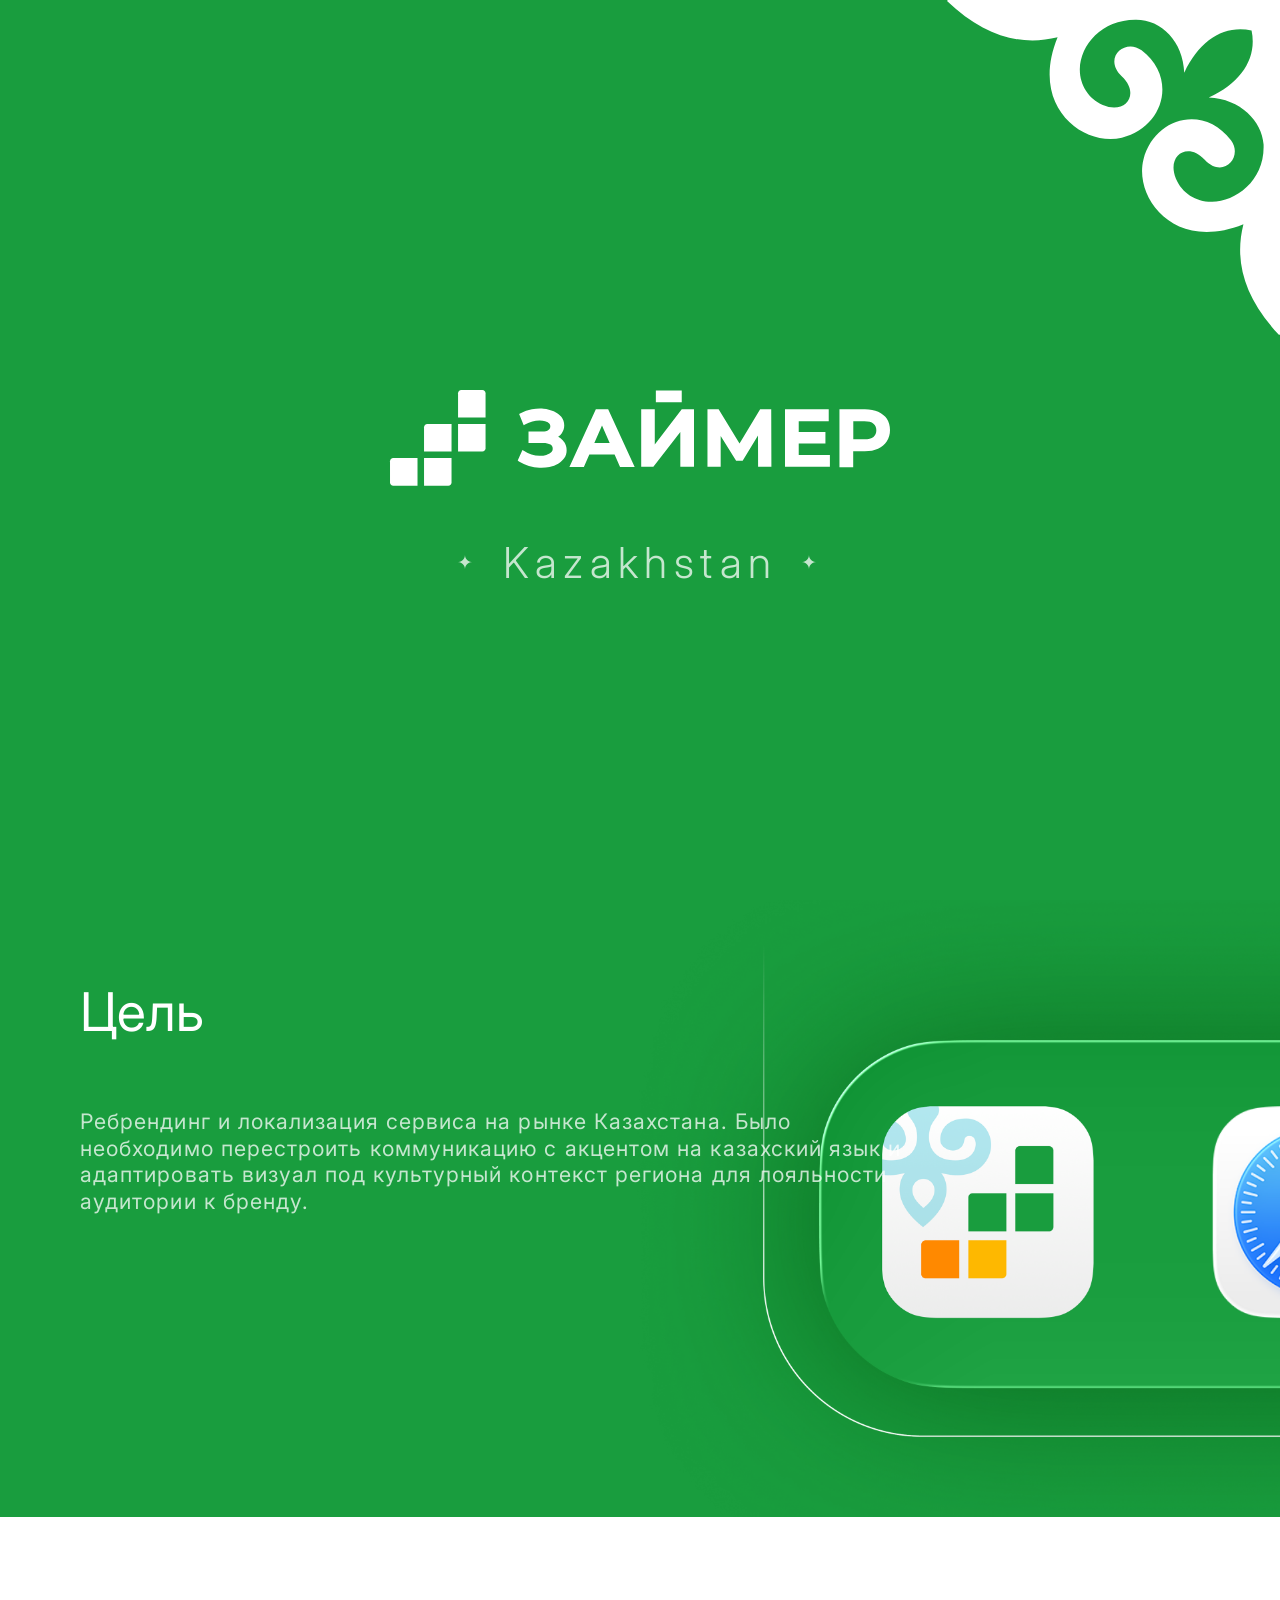
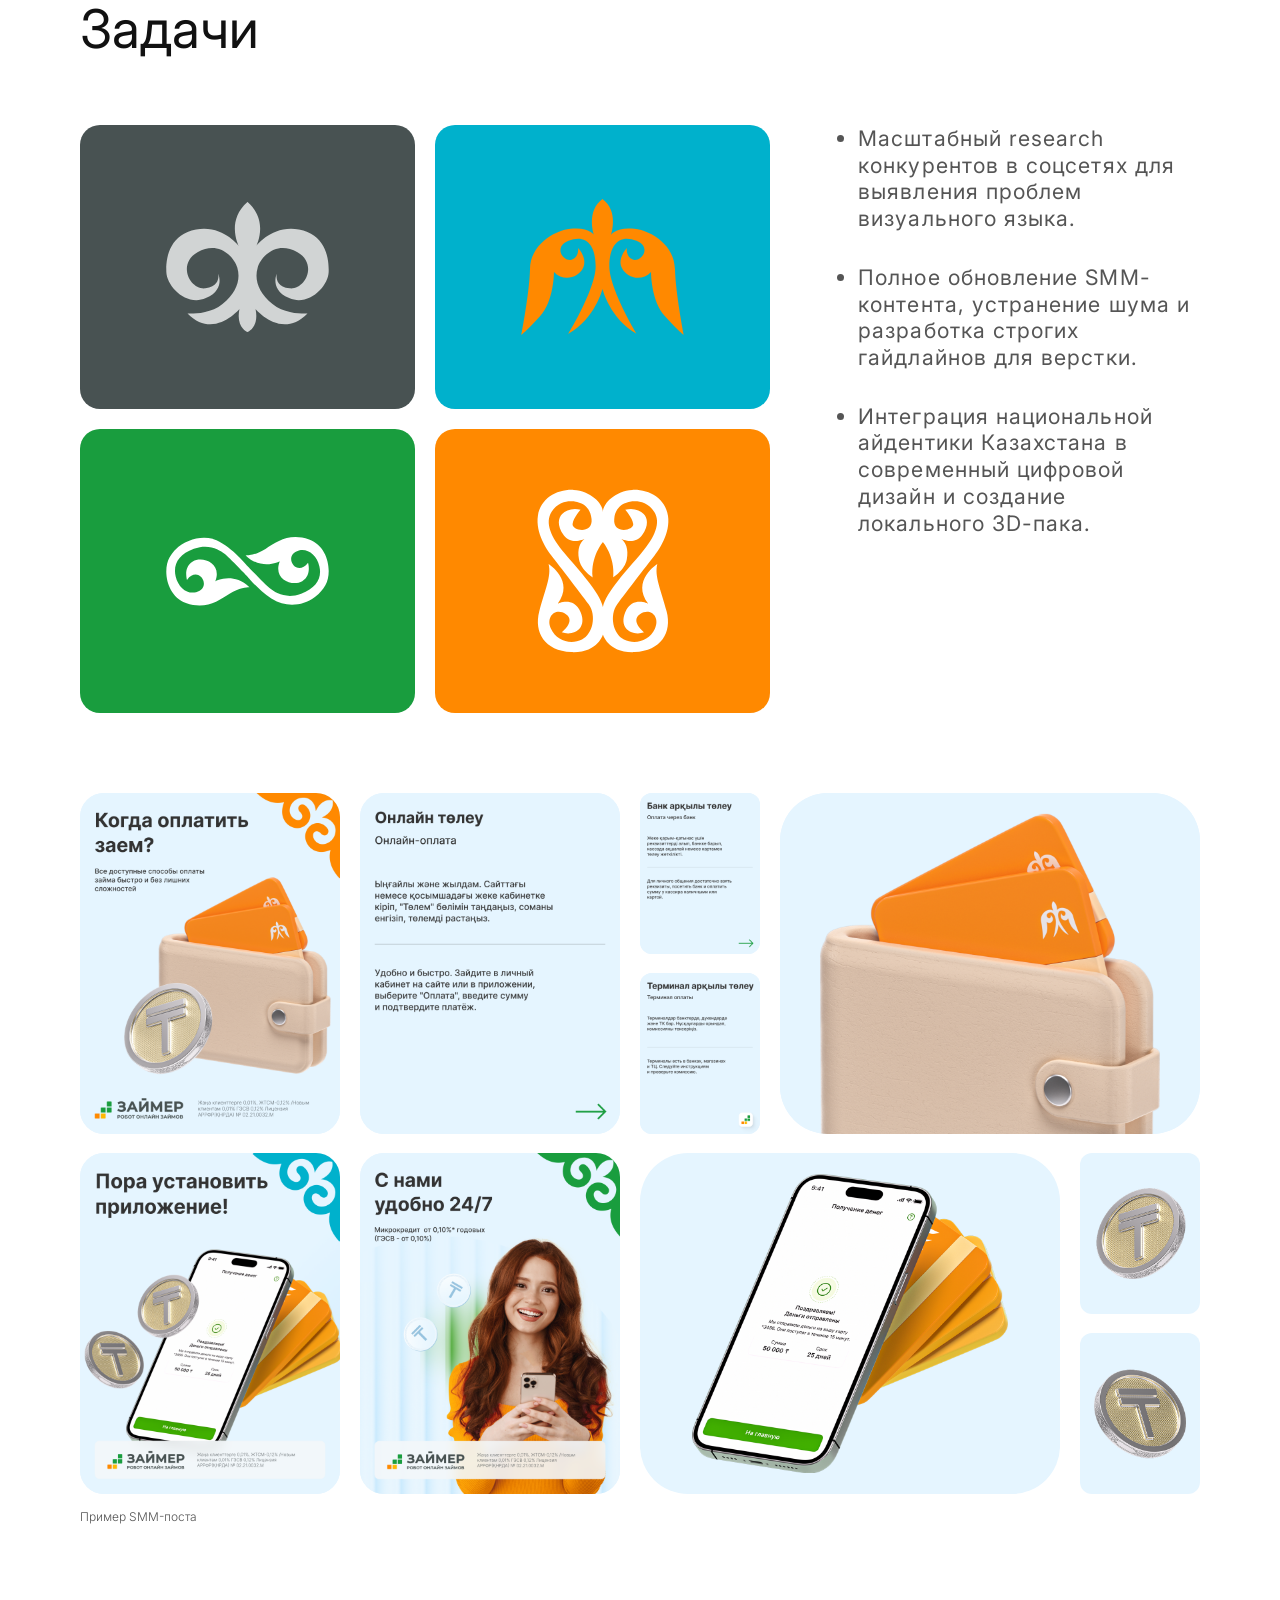
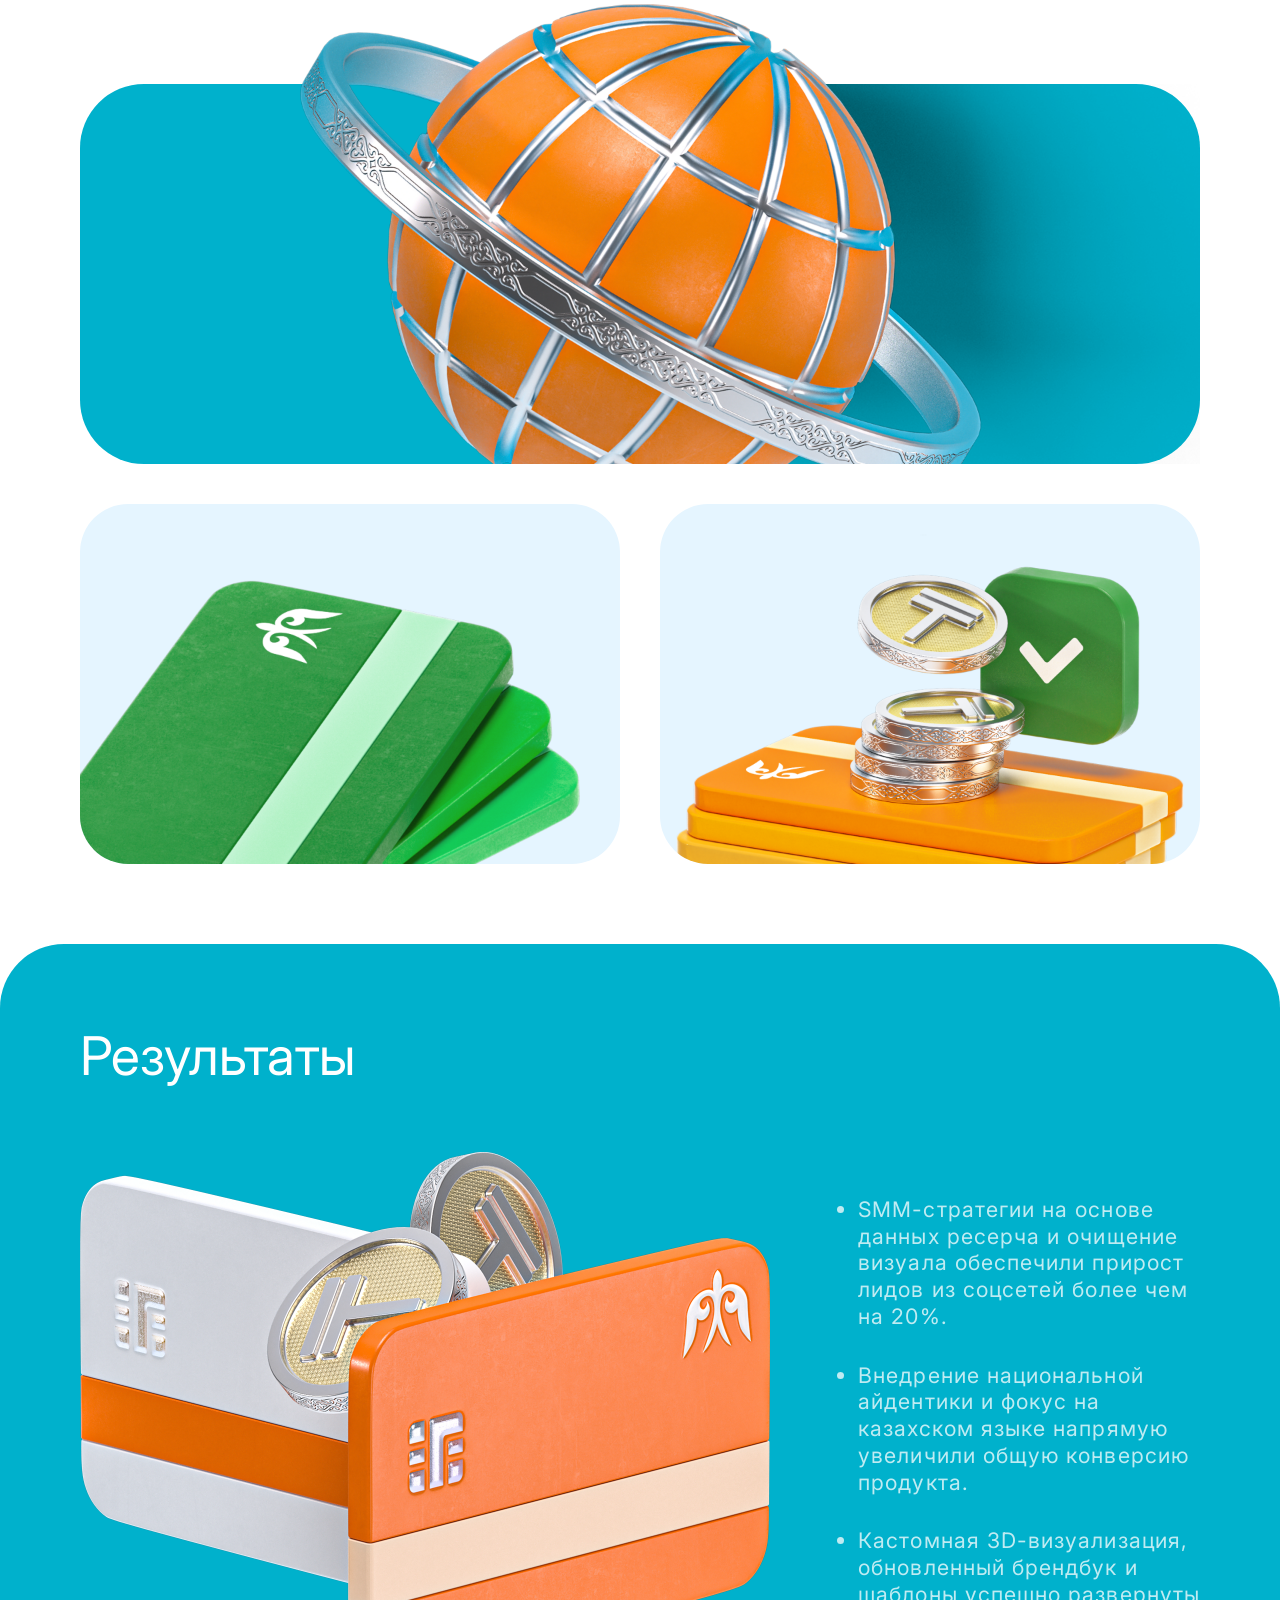
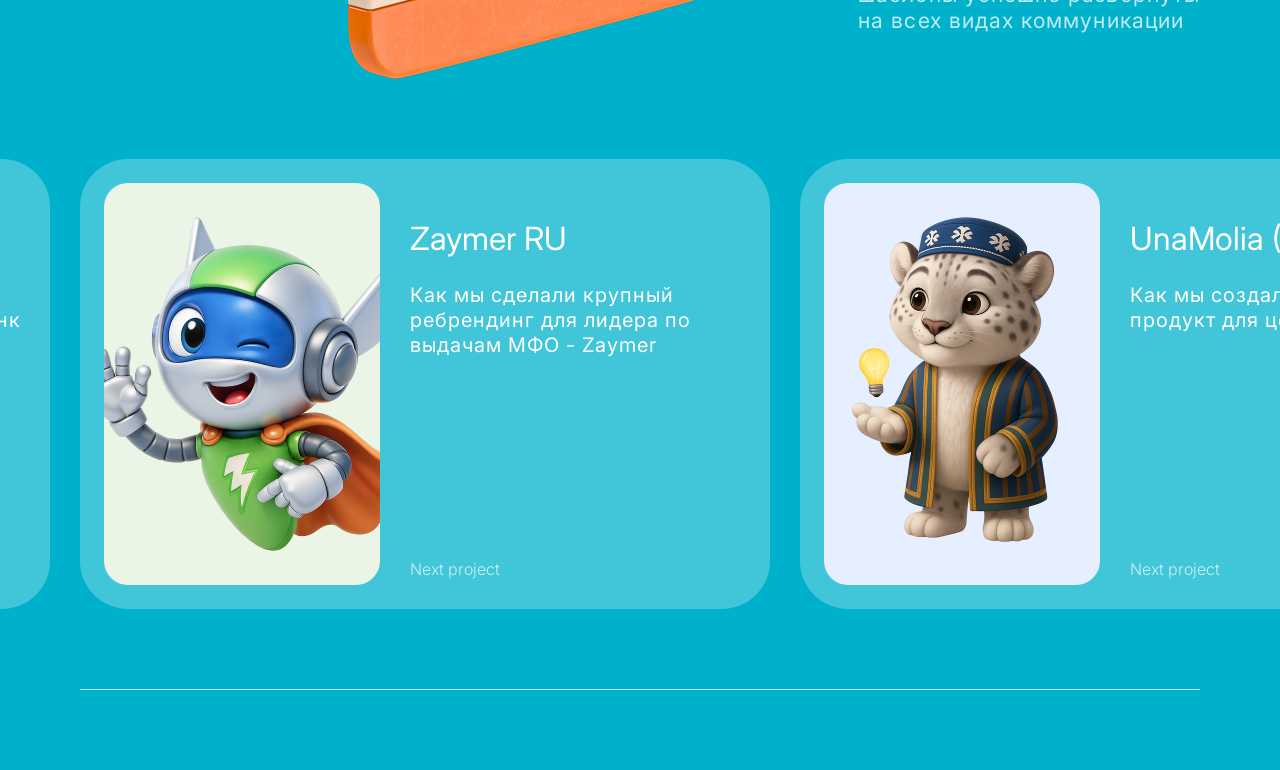
<file: zaymer-kz.html>
<!DOCTYPE html>
<html lang="ru">
<head>
  <meta charset="UTF-8" />
  <meta name="viewport" content="width=device-width, initial-scale=1.0" />
  <title>Zaymer KZ — Kurlaev Andrew</title>
  <link rel="preconnect" href="https://fonts.googleapis.com" />
  <link rel="preconnect" href="https://fonts.gstatic.com" crossorigin />
  <link href="https://fonts.googleapis.com/css2?family=Inter:wght@300;400;700&display=swap" rel="stylesheet" />
  <link rel="stylesheet" href="style.css" />
  <link rel="stylesheet" href="case.css" />
  <link rel="stylesheet" href="zaymer-kz.css" />
</head>
<body class="case-page kz-page">

  <!-- Липкая шапка -->
  <header class="site-header site-header--reveal" id="header">
    <div class="header-inner">
      <button class="burger-btn" id="burgerBtn" aria-label="Открыть меню" aria-expanded="false">
        <span></span>
        <span></span>
        <span></span>
      </button>

      <nav class="header-nav" aria-label="Основная навигация">
        <a href="index.html#about" class="nav-link">About</a>
        <a href="index.html#cases" class="nav-link is-active">Cases</a>
        <a href="index.html#experience" class="nav-link">Experience</a>
      </nav>

      <a href="index.html" class="header-brand">Kurlaev Andrew</a>

      <div class="lang-switch" role="group" aria-label="Выбор языка">
        <button class="lang-btn is-active" data-lang="ru">RU</button>
        <button class="lang-btn" data-lang="eng">ENG</button>
      </div>
    </div>
    <div class="header-divider"></div>
  </header>

  <!-- Мобильное меню -->
  <div class="mobile-menu" id="mobileMenu" aria-hidden="true">
    <nav class="mobile-menu-nav">
      <a href="index.html#about" class="mobile-nav-link">About</a>
      <a href="index.html#cases" class="mobile-nav-link">Cases</a>
      <a href="index.html#experience" class="mobile-nav-link">Experience</a>
    </nav>
    <div class="mobile-menu-contacts">
      <a href="tel:+79833209153">+7-983-320-91-53</a>
      <a href="https://t.me/superandrew1" target="_blank" rel="noopener">tg: @superandrew1</a>
      <a href="mailto:an-di.91@mail.ru">an-di.91@mail.ru</a>
    </div>
  </div>

  <main>
    <!-- 1. Первый экран с логотипом + Kazakhstan -->
    <section class="kz-hero" id="caseHero">
      <img src="image/kz-hero-ornament.svg" alt="" class="kz-hero__ornament" aria-hidden="true" />
      <div class="kz-hero__center">
        <img src="image/zaymer-logo.svg" alt="Займер" class="kz-hero__logo-desktop" />
        <img src="image/zaymer-logo-mobile.svg" alt="Займер" class="kz-hero__logo-mobile" />
        <div class="kz-hero__sub">
          <span class="kz-star" aria-hidden="true">✦</span>
          <span>Kazakhstan</span>
          <span class="kz-star" aria-hidden="true">✦</span>
        </div>
      </div>
    </section>

    <!-- 2. Цель -->
    <section class="kz-goal">
      <div class="container">
        <div class="kz-goal__left">
          <h1 class="case-heading case-heading--white">Цель</h1>
          <div class="kz-goal__visual-mobile">
            <img src="image/kz-goal-dock.png" alt="Иконки Займер Казахстан" />
          </div>
          <p class="kz-goal__text">
            Ребрендинг и локализация сервиса на рынке Казахстана. Было необходимо перестроить коммуникацию с акцентом на казахский язык и адаптировать визуал под культурный контекст региона для лояльности аудитории к бренду.
          </p>
        </div>
      </div>

      <div class="kz-goal__visual">
        <img src="image/kz-goal-dock.png" alt="Иконки Займер Казахстан" />
      </div>
    </section>

    <!-- 3. Задачи -->
    <section class="kz-tasks">
      <div class="container">
        <h2 class="case-heading">Задачи</h2>

        <div class="kz-tasks__grid">
          <div class="kz-tasks__tiles">
            <div class="kz-ornament-tile" style="background: #485252;"><img src="image/kz-ornament-1.svg" alt="Орнамент 1" /></div>
            <div class="kz-ornament-tile" style="background: #00B1CC;"><img src="image/kz-ornament-2.svg" alt="Орнамент 2" /></div>
            <div class="kz-ornament-tile" style="background: #199D3E;"><img src="image/kz-ornament-3.svg" alt="Орнамент 3" /></div>
            <div class="kz-ornament-tile" style="background: #FF8900;"><img src="image/kz-ornament-4.svg" alt="Орнамент 4" /></div>
          </div>

          <ul class="kz-bullet-list">
            <li>Масштабный research конкурентов в соцсетях для выявления проблем визуального языка.</li>
            <li>Полное обновление SMM-контента, устранение шума и разработка строгих гайдлайнов для верстки.</li>
            <li>Интеграция национальной айдентики Казахстана в современный цифровой дизайн и создание локального 3D-пака.</li>
          </ul>
        </div>
      </div>
    </section>

    <!-- 4. SMM-посты -->
    <section class="kz-smm">
      <div class="container">
        <div class="kz-smm-row1">
          <div class="kz-smm-carousel kz-smm-carousel--1">
            <div class="kz-smm-card"><img src="image/kz-smm-1.png" alt="Когда оплатить заем?" /></div>
            <div class="kz-smm-card"><img src="image/kz-smm-2.png" alt="Онлайн төлеу" /></div>
            <div class="kz-smm-stack">
              <div class="kz-smm-small"><img src="image/kz-smm-1b.png" alt="Банк арқылы төлеу" /></div>
              <div class="kz-smm-small"><img src="image/kz-smm-1c.png" alt="Терминал арқылы төлеу" /></div>
            </div>
          </div>

          <div class="kz-smm-wide kz-smm-wide--wallet">
            <img src="image/kz-smm-wallet.png" alt="Кошелёк с картами" />
          </div>
        </div>
        <span class="case-caption kz-caption-mobile">Пример SMM-поста</span>

        <div class="kz-smm-row2">
          <div class="kz-smm-carousel kz-smm-carousel--2">
            <div class="kz-smm-card"><img src="image/kz-smm-3.png" alt="Пора установить приложение!" /></div>
            <div class="kz-smm-card"><img src="image/kz-smm-4.png" alt="С нами удобно 24/7" /></div>
          </div>

          <div class="kz-smm-wide kz-smm-wide--phone">
            <img src="image/kz-smm-phone.png" alt="Приложение Займер" />
          </div>

          <div class="kz-smm-coins">
            <div class="kz-smm-coin-card kz-smm-coin-card--1"><img src="image/kz-coin-1.png" alt="Монета тенге" /></div>
            <div class="kz-smm-coin-card kz-smm-coin-card--2"><img src="image/kz-coin-2.png" alt="Монета тенге 2" /></div>
          </div>
        </div>
        <span class="case-caption">Пример SMM-поста</span>
      </div>
    </section>

    <!-- 5. 3D-сцены -->
    <section class="kz-3d">
      <div class="container">
        <div class="kz-globe-card">
          <div class="kz-globe-card__bg" aria-hidden="true"></div>
          <img src="image/kz-3d-globe.png" alt="3D глобус Займер" class="kz-globe-img--desktop" />
          <img src="image/kz-3d-globe-mobile.png" alt="3D глобус Займер" class="kz-globe-img--mobile" />
        </div>

        <div class="kz-3d-pair">
          <div class="kz-3d-tile kz-3d-tile--green">
            <img src="image/kz-3d-green-wallets.png" alt="Зелёные кошельки 3D" />
          </div>
          <div class="kz-3d-tile kz-3d-tile--orange">
            <img src="image/kz-3d-orange-wallet.png" alt="Оранжевый кошелёк с монетами" />
          </div>
        </div>
      </div>
    </section>

    <!-- 6. Результаты -->
    <section class="kz-results">
      <div class="container">
        <h2 class="case-heading case-heading--white">Результаты</h2>

        <div class="kz-results__grid">
          <div class="kz-results__visual">
            <img src="image/kz-result-cards.png" alt="Карты Займер Казахстан" />
          </div>

          <ul class="kz-bullet-list kz-bullet-list--white">
            <li>SMM-стратегии на основе данных ресерча и очищение визуала обеспечили прирост лидов из соцсетей более чем на 20%.</li>
            <li>Внедрение национальной айдентики и фокус на казахском языке напрямую увеличили общую конверсию продукта.</li>
            <li>Кастомная 3D-визуализация, обновленный брендбук и шаблоны успешно развернуты на всех видах коммуникации</li>
          </ul>
        </div>
      </div>
    </section>

    <!-- 7. Нижняя навигация -->
    <section class="project-nav-section kz-nav-section" aria-label="Навигация по проектам">
      <div class="project-nav-track" id="projectNavTrack">
        <a href="a-dengi.html" class="project-nav-card kz-nav-card">
          <div class="project-nav-card__thumb" style="background: #F3F4F5;">
            <img src="image/nav-1.png" alt="A-Dengi" />
          </div>
          <div class="project-nav-card__body">
            <div>
              <h3 class="project-nav-card__title">A-Dengi</h3>
              <p class="project-nav-card__desc">Как мы разработали МФО от Альфа Банка</p>
            </div>
            <span class="project-nav-card__next">Next project</span>
          </div>
        </a>

        <a href="tbank-zaymer.html" class="project-nav-card kz-nav-card">
          <div class="project-nav-card__thumb" style="background: #FFFCEA;">
            <img src="image/nav-2.png" alt="Т-Банк x Zaymer" />
          </div>
          <div class="project-nav-card__body">
            <div>
              <h3 class="project-nav-card__title">Т-Банк x Zaymer</h3>
              <p class="project-nav-card__desc">Как я создал Key visual для коллаборации Zaymer и Т-Банк</p>
            </div>
            <span class="project-nav-card__next">Next project</span>
          </div>
        </a>

        <a href="zaymer-ru.html" class="project-nav-card kz-nav-card">
          <div class="project-nav-card__thumb" style="background: #EBF5E5;">
            <img src="image/nav-3.png" alt="Zaymer RU" />
          </div>
          <div class="project-nav-card__body">
            <div>
              <h3 class="project-nav-card__title">Zaymer RU</h3>
              <p class="project-nav-card__desc">Как мы сделали крупный ребрендинг для лидера по выдачам МФО - Zaymer</p>
            </div>
            <span class="project-nav-card__next">Next project</span>
          </div>
        </a>

        <a href="unamolia.html" class="project-nav-card kz-nav-card" data-nav-start>
          <div class="project-nav-card__thumb" style="background: #E6EFFF;">
            <img src="image/nav-5.png" alt="UnaMolia" />
          </div>
          <div class="project-nav-card__body">
            <div>
              <h3 class="project-nav-card__title">UnaMolia (Uzbekistan)</h3>
              <p class="project-nav-card__desc">Как мы создали уникальный продукт для целой страны</p>
            </div>
            <span class="project-nav-card__next">Next project</span>
          </div>
        </a>

        <a href="other.html" class="project-nav-card kz-nav-card">
          <div class="project-nav-card__thumb" style="background: #FFFBE5;">
            <img src="image/nav-6.png" alt="Other" />
          </div>
          <div class="project-nav-card__body">
            <div>
              <h3 class="project-nav-card__title">Other</h3>
              <p class="project-nav-card__desc">Другие проекты которые я разрабатывал</p>
            </div>
            <span class="project-nav-card__next">Next project</span>
          </div>
        </a>
      </div>
    </section>
  </main>

  <footer class="site-footer kz-footer">
    <div class="container">
      <div class="footer-line kz-footer-line"></div>
    </div>
  </footer>

  <script src="script.js"></script>
</body>
</html>
</file>
<file: style.css>
/* Если у тебя есть файлы шрифта Akt (.woff2), раскомментируй блок ниже:
@font-face {
  font-family: 'Akt';
  src: url('fonts/Akt-Light.woff2') format('woff2');
  font-weight: 300;
  font-style: normal;
  font-display: swap;
}
@font-face {
  font-family: 'Akt';
  src: url('fonts/Akt-Regular.woff2') format('woff2');
  font-weight: 400;
  font-style: normal;
  font-display: swap;
}
@font-face {
  font-family: 'Akt';
  src: url('fonts/Akt-Bold.woff2') format('woff2');
  font-weight: 700;
  font-style: normal;
  font-display: swap;
}
*/

:root {
  --bg-yellow: #FFD600;
  --bg-white: #FFFFFF;
  --bg-card: #F2F2F2;
  --text-dark: #111111;
  --text-muted: #555555;
  --border-subtle: rgba(0, 0, 0, 0.15);

  --container-max: 1680px;
  --gutter: clamp(24px, 6.25vw, 120px);
  --header-height: 90px;

  --font-main: 'Akt', 'Inter', -apple-system, BlinkMacSystemFont, sans-serif;
  --ease-spring: cubic-bezier(0.34, 1.4, 0.64, 1);
  --ease-smooth: cubic-bezier(0.25, 1, 0.5, 1);
}

*,
*::before,
*::after {
  box-sizing: border-box;
  margin: 0;
  padding: 0;
}

html {
  scroll-behavior: smooth;
  font-size: 16px;
  overflow-x: hidden;
}

body {
  font-family: var(--font-main);
  color: var(--text-dark);
  background: var(--bg-white);
  overflow-x: hidden;
  -webkit-font-smoothing: antialiased;
}

html.is-page-loading,
html.is-page-loading body {
  overflow: hidden;
}

a {
  color: inherit;
  text-decoration: none;
}

img {
  display: block;
  max-width: 100%;
}

.container {
  width: 100%;
  max-width: calc(var(--container-max) + var(--gutter) * 2);
  margin: 0 auto;
  padding-left: var(--gutter);
  padding-right: var(--gutter);
}

/* ===========================
   PAGE LOADER
=========================== */
.page-loader {
  position: fixed;
  inset: 0;
  z-index: 2000;
  pointer-events: auto;
  touch-action: none;
}

.page-loader__bg {
  position: absolute;
  inset: 0;
  background: var(--bg-yellow);
  will-change: transform;
  transition: transform 0.72s cubic-bezier(0.65, 0, 0.35, 1) 0.06s;
}

.page-loader__stack {
  position: fixed;
  left: 50%;
  top: 50%;
  transform: translate(-50%, -50%);
  z-index: 2;
  display: flex;
  flex-direction: column;
  align-items: center;
  gap: 27px;
  will-change: transform;
  transition: transform 0.72s cubic-bezier(0.22, 1, 0.36, 1);
}

.page-loader__brand {
  position: relative;
  font-family: var(--font-main);
  font-size: 20px;
  font-weight: 700;
  line-height: 24px;
  letter-spacing: 0.05em;
  text-align: center;
  white-space: nowrap;
  color: var(--text-muted);
  user-select: none;
}

.page-loader__brand-fill {
  position: absolute;
  inset: 0;
  color: var(--text-dark);
  clip-path: inset(0 100% 0 0);
  -webkit-clip-path: inset(0 100% 0 0);
  pointer-events: none;
}

.page-loader__bar {
  width: 100%;
  min-width: 156px;
  height: 8px;
  border-radius: 4px;
  background: var(--text-muted);
  overflow: hidden;
  transition: opacity 0.25s var(--ease-smooth);
}

.page-loader__bar-fill {
  width: 0%;
  height: 100%;
  border-radius: 4px;
  background: var(--text-dark);
}

.page-loader.is-exiting {
  pointer-events: none;
}

.page-loader.is-exiting .page-loader__bg {
  transform: translateY(-100%);
}

.page-loader.is-exiting .page-loader__bar {
  opacity: 0;
}

.page-loader.is-exiting .page-loader__stack {
  transform: translate(
    calc(-50% + var(--loader-dx, 0px)),
    calc(-50% + var(--loader-dy, 0px))
  );
}

.page-loader.is-done {
  opacity: 0;
  pointer-events: none;
  transition: opacity 0.22s var(--ease-smooth);
}

/* ===========================
   STICKY HEADER
=========================== */
.site-header {
  position: fixed;
  top: 0;
  left: 0;
  width: 100%;
  z-index: 1000;
  background: rgba(255, 255, 255, 0.25);
  backdrop-filter: blur(12px);
  -webkit-backdrop-filter: blur(12px);
  transition: background-color 0.35s var(--ease-smooth);
}

.site-header.is-menu-open {
  background: transparent;
  backdrop-filter: none;
  -webkit-backdrop-filter: none;
}

.header-inner {
  max-width: calc(var(--container-max) + var(--gutter) * 2);
  margin: 0 auto;
  padding: 0 var(--gutter);
  height: var(--header-height);
  display: grid;
  grid-template-columns: 1fr auto 1fr;
  align-items: center;
  gap: 32px;
}

.header-nav {
  display: flex;
  align-items: center;
  gap: clamp(24px, 3.125vw, 60px);
}

.nav-link {
  font-size: 20px;
  font-weight: 300;
  line-height: 125%;
  color: var(--text-muted);
  transition: color 0.35s var(--ease-smooth);
}

.nav-link:hover {
  color: var(--text-dark);
}

.nav-link.is-active {
  font-weight: 700;
  color: var(--text-dark);
}

.header-brand {
  font-size: 20px;
  font-weight: 700;
  line-height: 24px;
  letter-spacing: 0.05em;
  color: var(--text-dark);
  text-align: center;
  justify-self: center;
  white-space: nowrap;
  transition: color 0.35s var(--ease-smooth);
}

.lang-switch {
  display: flex;
  align-items: center;
  justify-content: flex-end;
  gap: 30px;
}

.lang-btn {
  background: none;
  border: none;
  font-family: inherit;
  font-size: 16px;
  font-weight: 300;
  line-height: 125%;
  color: var(--text-muted);
  cursor: pointer;
  padding: 0;
  transition: color 0.35s var(--ease-smooth);
}

.lang-btn:hover {
  color: var(--text-dark);
}

.lang-btn.is-active {
  font-weight: 700;
  color: var(--text-dark);
}

.header-divider {
  max-width: var(--container-max);
  margin: 0 auto;
  width: calc(100% - var(--gutter) * 2);
  height: 1px;
  background: var(--border-subtle);
  transition: background-color 0.35s var(--ease-smooth);
}

/* Burger button (mobile / tablet) */
.burger-btn {
  display: none;
  flex-direction: column;
  justify-content: center;
  align-items: flex-start;
  gap: 6px;
  width: 32px;
  height: 32px;
  background: none;
  border: none;
  cursor: pointer;
  padding: 0;
  -webkit-tap-highlight-color: transparent;
}

.burger-btn span {
  display: block;
  width: 24px;
  height: 2px;
  background: #000000;
  transform-origin: center;
  transition: transform 0.42s var(--ease-spring), opacity 0.22s var(--ease-smooth), background-color 0.35s var(--ease-smooth);
}

.burger-btn.is-open span:nth-child(1) {
  transform: translateY(8px) rotate(45deg);
}
.burger-btn.is-open span:nth-child(2) {
  opacity: 0;
  transform: scaleX(0);
}
.burger-btn.is-open span:nth-child(3) {
  transform: translateY(-8px) rotate(-45deg);
}

/* Mobile Menu Drawer */
.mobile-menu {
  position: fixed;
  inset: 0;
  z-index: 999;
  background: var(--bg-yellow);
  display: flex;
  flex-direction: column;
  justify-content: space-between;
  padding: calc(var(--header-height) + 24px) var(--gutter) 36px;
  opacity: 0;
  visibility: hidden;
  pointer-events: none;
  transform: translateY(-10px);
  transition: opacity 0.4s var(--ease-smooth), transform 0.5s var(--ease-spring), visibility 0.4s;
}

.mobile-menu.is-open {
  opacity: 1;
  visibility: visible;
  pointer-events: auto;
  transform: translateY(0);
}

.mobile-menu-nav {
  display: flex;
  flex-direction: column;
  align-items: flex-start;
  gap: 24px;
}

.mobile-nav-link {
  font-size: 16px;
  font-weight: 300;
  line-height: 1.25;
  color: var(--text-muted);
  opacity: 0;
  transform: translateY(8px);
  transition: color 0.3s var(--ease-smooth), opacity 0.4s var(--ease-smooth), transform 0.45s var(--ease-spring);
}

.mobile-nav-link:hover {
  color: var(--text-dark);
}

.mobile-nav-link.is-active {
  font-weight: 700;
  color: var(--text-dark);
}

.mobile-menu.is-open .mobile-nav-link {
  opacity: 1;
  transform: translateY(0);
}

.mobile-menu.is-open .mobile-nav-link:nth-child(1) { transition-delay: 0.05s; }
.mobile-menu.is-open .mobile-nav-link:nth-child(2) { transition-delay: 0.1s; }
.mobile-menu.is-open .mobile-nav-link:nth-child(3) { transition-delay: 0.15s; }

.mobile-menu-contacts {
  display: flex;
  flex-direction: column;
  align-items: flex-start;
  gap: 16px;
  font-size: 16px;
  font-weight: 300;
  line-height: 1.25;
  color: var(--text-muted);
  opacity: 0;
  transform: translateY(8px);
  transition: opacity 0.45s var(--ease-smooth) 0.16s, transform 0.5s var(--ease-spring) 0.16s;
}

.mobile-menu.is-open .mobile-menu-contacts {
  opacity: 1;
  transform: translateY(0);
}

.mobile-menu-contacts a {
  transition: color 0.3s var(--ease-smooth);
}

.mobile-menu-contacts a:hover {
  color: var(--text-dark);
}

/* ===========================
   SECTION 1: HERO (ABOUT)
=========================== */
.hero {
  background: var(--bg-yellow);
  padding-top: calc(var(--header-height) + clamp(40px, 6.25vw, 120px));
  padding-bottom: clamp(48px, 6.25vw, 120px);
}

.hero-container {
  position: relative;
  display: grid;
  grid-template-columns: minmax(260px, 600px) 1fr;
  gap: clamp(32px, 4.7vw, 90px);
  align-items: center;
}

.hero-photo-wrap {
  width: 100%;
  aspect-ratio: 1 / 1;
  border-radius: 64px;
  overflow: hidden;
  background: var(--bg-yellow);
}

.hero-photo {
  width: 100%;
  height: 100%;
  object-fit: cover;
  object-position: center bottom;
}

.hero-content {
  display: flex;
  flex-direction: column;
  align-items: flex-start;
  gap: clamp(28px, 2.5vw, 48px);
  max-width: 840px;
}

.hero-title {
  font-size: clamp(28px, 1.67vw, 32px);
  font-weight: 400;
  line-height: 1.2;
  letter-spacing: 0.05em;
  color: var(--text-dark);
}

.hero-description {
  display: flex;
  flex-direction: column;
  gap: 20px;
  max-width: 567px;
  font-size: clamp(16px, 1.05vw, 20px);
  font-weight: 400;
  line-height: 1.25;
  letter-spacing: 0.05em;
  color: var(--text-dark);
}

.hero-actions {
  display: flex;
  flex-wrap: wrap;
  align-items: center;
  gap: 24px;
}

.pill-btn {
  display: inline-flex;
  align-items: center;
  justify-content: center;
  height: 48px;
  padding: 11px 24px;
  background: var(--text-dark);
  color: #FFFFFF;
  border-radius: 24px;
  font-size: 20px;
  font-weight: 400;
  letter-spacing: 0.05em;
  transition: background-color 0.35s var(--ease-smooth), opacity 0.35s var(--ease-smooth);
}

.pill-btn:hover {
  background-color: #2B2B2B;
}

.btn-text-mobile {
  display: none;
}

.hero-contacts {
  position: absolute;
  right: var(--gutter);
  bottom: 0;
  display: flex;
  flex-direction: column;
  align-items: flex-end;
  gap: 30px;
  font-size: 16px;
  font-weight: 300;
  line-height: 1.25;
  color: var(--text-muted);
}

.hero-contacts a {
  transition: color 0.35s var(--ease-smooth);
}

.hero-contacts a:hover {
  color: var(--text-dark);
}

/* ===========================
   SECTION 2: CASES GRID
=========================== */
.cases-section {
  padding: clamp(36px, 6.25vw, 120px) 0;
  background: var(--bg-white);
}

.cases-grid {
  display: grid;
  grid-template-columns: repeat(2, 1fr);
  gap: clamp(20px, 3.125vw, 60px);
}

.case-card {
  position: relative;
  aspect-ratio: 1 / 1;
  border-radius: 48px;
  padding: clamp(24px, 4.7vw, 90px) clamp(20px, 4.7vw, 90px) 0;
  display: flex;
  flex-direction: column;
  align-items: center;
  overflow: hidden;
}

.case-card--adengi { background: #F3F4F5; }
.case-card--tbank { background: #FFFCEA; }
.case-card--zaymer-ru { background: #EBF5E5; }
.case-card--zaymer-kz { background: #E8F5EC; }
.case-card--unamolia { background: #E6EFFF; }
.case-card--other { background: #FFFBE5; }

.case-card__text {
  position: relative;
  z-index: 2;
  display: flex;
  flex-direction: column;
  align-items: center;
  gap: clamp(12px, 1.25vw, 24px);
  text-align: center;
  max-width: 630px;
}

.case-card__title {
  font-size: clamp(24px, 1.67vw, 32px);
  font-weight: 400;
  line-height: 1.25;
  color: var(--text-dark);
}

.case-card__subtitle {
  font-size: clamp(14px, 1.05vw, 20px);
  font-weight: 400;
  line-height: 1.25;
  letter-spacing: 0.05em;
  color: var(--text-muted);
}

.case-card__media {
  position: relative;
  width: 100%;
  flex: 1;
  display: flex;
  align-items: flex-end;
  justify-content: center;
  margin-top: clamp(16px, 2vw, 36px);
}

.case-img {
  max-height: 100%;
  width: auto;
  object-fit: contain;
}

.case-card__media--kz {
  position: relative;
}

.case-img--kz-coin1 {
  position: absolute;
  top: 0;
  left: 0;
  width: 35%;
}

.case-img--kz-coin2 {
  position: absolute;
  bottom: 5%;
  right: 0;
  width: 35%;
}

/* Ховер-анимация только для десктопа: текст сверху вниз, картинка вниз на 120px */
@media (min-width: 769px) and (hover: hover) {
  .case-card__text {
    opacity: 0;
    transform: translateY(-28px);
    transition: opacity 0.45s var(--ease-smooth), transform 0.55s var(--ease-spring);
  }

  .case-card__media {
    transform: translateY(0);
    transition: transform 0.55s var(--ease-spring);
  }

  .case-card:hover .case-card__text {
    opacity: 1;
    transform: translateY(0);
  }

  .case-card:hover .case-card__media {
    transform: translateY(120px);
  }
}

/* ===========================
   SECTION 3: SKILLS
=========================== */
.skills-section {
  padding-bottom: clamp(48px, 6.25vw, 120px);
}

.section-heading {
  font-size: clamp(42px, 4.17vw, 80px);
  font-weight: 400;
  line-height: 1.2;
  color: var(--text-dark);
  margin-bottom: clamp(36px, 6.25vw, 120px);
}

.competencies-grid {
  display: grid;
  grid-template-columns: repeat(4, 1fr);
  gap: clamp(20px, 1.67vw, 32px);
  margin-bottom: clamp(36px, 6.25vw, 120px);
}

.competency-card {
  background: var(--bg-card);
  border-radius: 24px;
  padding: clamp(24px, 2.5vw, 48px);
  display: flex;
  flex-direction: column;
  gap: clamp(28px, 2.5vw, 48px);
}

.competency-header {
  display: flex;
  align-items: center;
  gap: 24px;
}

.competency-icon {
  width: 48px;
  height: 48px;
  display: flex;
  align-items: center;
  justify-content: center;
  flex-shrink: 0;
}

.competency-icon img {
  width: 100%;
  height: 100%;
  object-fit: contain;
}

.competency-title {
  font-size: clamp(24px, 1.67vw, 32px);
  font-weight: 400;
  line-height: 1.2;
  color: var(--text-dark);
}

.competency-list {
  list-style: disc;
  padding-left: 20px;
  display: flex;
  flex-direction: column;
  gap: clamp(16px, 1.67vw, 32px);
  font-size: clamp(16px, 1.05vw, 20px);
  font-weight: 400;
  line-height: 1.25;
  letter-spacing: 0.05em;
  color: var(--text-muted);
}

.skillset-card {
  background: var(--bg-card);
  border-radius: 48px;
  padding: clamp(24px, 2.5vw, 48px);
  display: flex;
  flex-direction: column;
  gap: clamp(28px, 2.5vw, 48px);
}

.skillset-title {
  font-size: clamp(24px, 1.67vw, 32px);
  font-weight: 400;
  color: var(--text-dark);
}

.skillset-groups {
  display: flex;
  flex-direction: column;
  gap: 24px;
}

.skillset-row {
  display: flex;
  flex-wrap: wrap;
  gap: 16px 24px;
}

.skill-tag {
  display: inline-flex;
  align-items: center;
  padding: 8px 20px;
  border-radius: 25px;
  font-size: clamp(16px, 1.05vw, 20px);
  font-weight: 400;
  line-height: 1.25;
  color: var(--text-dark);
}

.skill-tag--pink { background: #FFCDCD; }
.skill-tag--yellow { background: #FFF7CC; }
.skill-tag--blue { background: #CCE6FF; }

/* ===========================
   SECTION 4: HORIZONTAL PROJECT NAV
   (прилипает слева к каждой карточке)
=========================== */
.project-nav-section {
  padding-bottom: clamp(48px, 6.25vw, 120px);
}

.project-nav-track {
  display: flex;
  gap: 30px;
  overflow-x: auto;
  scroll-snap-type: x mandatory;
  scroll-padding-left: var(--gutter);
  padding: 0 var(--gutter);
  cursor: grab;
  scrollbar-width: none;
}

.project-nav-track::-webkit-scrollbar {
  display: none;
}

.project-nav-track.is-dragging {
  cursor: grabbing;
  scroll-snap-type: none;
}

.project-nav-card {
  flex: 0 0 690px;
  height: 450px;
  scroll-snap-align: start;
  background: var(--bg-card);
  border-radius: 48px;
  padding: 24px;
  display: flex;
  gap: 30px;
}

.project-nav-card__thumb {
  width: 276px;
  height: 100%;
  border-radius: 24px;
  overflow: hidden;
  flex-shrink: 0;
  display: flex;
  align-items: center;
  justify-content: center;
}

.project-nav-card__thumb img {
  width: 100%;
  height: 100%;
  object-fit: cover;
}

.project-nav-card__body {
  display: flex;
  flex-direction: column;
  justify-content: space-between;
  padding: 36px 0 6px;
  flex: 1;
}

.project-nav-card__title {
  font-size: 32px;
  font-weight: 400;
  line-height: 1.25;
  color: var(--text-dark);
  margin-bottom: 24px;
}

.project-nav-card__desc {
  font-size: 20px;
  font-weight: 400;
  line-height: 1.25;
  letter-spacing: 0.05em;
  color: var(--text-muted);
}

.project-nav-card__next {
  font-size: 16px;
  font-weight: 300;
  color: var(--text-muted);
  transition: color 0.35s var(--ease-smooth);
}

.project-nav-card:hover .project-nav-card__next {
  font-weight: 700;
  color: var(--text-dark);
}

/* ===========================
   FOOTER
=========================== */
.site-footer {
  padding-bottom: clamp(36px, 6.25vw, 120px);
}

.footer-line {
  width: 100%;
  height: 1px;
  background: var(--text-muted);
}

/* ===========================
   RESPONSIVE (TABLET & MOBILE)
=========================== */
@media (max-width: 1200px) {
  .competencies-grid {
    grid-template-columns: repeat(2, 1fr);
  }

  .hero-contacts {
    position: static;
    grid-column: 1 / -1;
    align-items: flex-start;
    flex-direction: row;
    flex-wrap: wrap;
    gap: 24px;
  }
}

@media (max-width: 1024px) {
  .header-nav {
    display: none;
  }

  .burger-btn {
    display: flex;
  }
}

@media (max-width: 768px) {
  :root {
    --header-height: 78px;
    --gutter: 24px;
  }

  .page-loader__stack {
    gap: 16px;
  }

  .page-loader__brand {
    font-size: 16px;
    line-height: 19px;
  }

  .page-loader__bar {
    min-width: 130px;
  }

  .site-header {
    background: rgba(255, 255, 255, 0.01);
    backdrop-filter: blur(8px);
    -webkit-backdrop-filter: blur(8px);
  }

  .site-header.is-menu-open {
    background: transparent;
    backdrop-filter: none;
    -webkit-backdrop-filter: none;
  }

  .header-inner {
    gap: 12px;
  }

  .header-brand {
    font-size: 16px;
    line-height: 19px;
  }

  .lang-switch {
    gap: 16px;
  }

  .lang-btn {
    font-size: 12px;
  }

  .hero {
    padding-top: calc(var(--header-height) + 36px);
    padding-bottom: 36px;
  }

  .hero-container {
    grid-template-columns: 1fr;
    justify-items: center;
    gap: 36px;
  }

  .hero-photo-wrap {
    width: 186px;
    height: 186px;
    border-radius: 20px;
  }

  .hero-content {
    gap: 24px;
  }

  .hero-actions {
    gap: 16px;
  }

  .pill-btn {
    font-size: 16px;
    padding: 10px 24px;
  }

  .btn-text-desktop {
    display: none;
  }

  .btn-text-mobile {
    display: inline;
  }

  .hero-contacts {
    display: none;
  }

  .cases-grid {
    grid-template-columns: 1fr;
    gap: 20px;
  }

  .case-card {
    border-radius: 36px;
    padding: 24px 20px 0;
  }

  .competencies-grid {
    grid-template-columns: 1fr;
  }

  .competency-icon {
    width: 36px;
    height: 36px;
  }

  .skillset-card {
    border-radius: 24px;
  }

  .skillset-row {
    gap: 12px;
  }

  .skill-tag {
    font-size: 16px;
  }

  .project-nav-track {
    gap: 16px;
  }

  .project-nav-card {
    flex: 0 0 335px;
    height: 180px;
    border-radius: 16px;
    padding: 8px;
    gap: 16px;
  }

  .project-nav-card__thumb {
    width: 120px;
    border-radius: 8px;
  }

  .project-nav-card__body {
    padding: 4px 0;
  }

  .project-nav-card__title {
    font-size: 20px;
    margin-bottom: 8px;
  }

  .project-nav-card__desc {
    font-size: 10px;
  }

  .project-nav-card__next {
    font-size: 8px;
  }
}
</file>
<file: case.css>
/* ===========================
   SHARED CASE STYLES
=========================== */
:root {
  --case-dark: #192130;
  --case-light: #F2F5FA;
}

/* Шапка появляется только после скролла первого экрана */
.site-header--reveal {
  opacity: 0;
  pointer-events: none;
  transform: translateY(-100%);
  transition: opacity 0.4s var(--ease-smooth), transform 0.5s var(--ease-spring), background 0.35s var(--ease-smooth);
}

.site-header--reveal.is-visible {
  opacity: 1;
  pointer-events: auto;
  transform: translateY(0);
}

/* Белый текст шапки на тёмных секциях */
.site-header--dark {
  background: rgba(25, 33, 48, 0.35);
}

.site-header--dark .header-brand,
.site-header--dark .nav-link.is-active,
.site-header--dark .lang-btn.is-active {
  color: #FFFFFF;
}

.site-header--dark .nav-link,
.site-header--dark .lang-btn {
  color: rgba(255, 255, 255, 0.65);
}

.site-header--dark .nav-link:hover,
.site-header--dark .lang-btn:hover {
  color: #FFFFFF;
}

.site-header--dark .burger-btn span {
  background: #FFFFFF;
}

.site-header--dark .header-divider {
  background: rgba(255, 255, 255, 0.2);
}

/* При открытом жёлтом мобильном меню возвращаем шапке тёмный контраст */
.site-header--dark.is-menu-open {
  background: transparent;
}

.site-header--dark.is-menu-open .header-brand,
.site-header--dark.is-menu-open .nav-link.is-active,
.site-header--dark.is-menu-open .lang-btn.is-active {
  color: var(--text-dark);
}

.site-header--dark.is-menu-open .nav-link,
.site-header--dark.is-menu-open .lang-btn {
  color: var(--text-muted);
}

.site-header--dark.is-menu-open .burger-btn span {
  background: #000000;
}

.site-header--dark.is-menu-open .header-divider {
  background: var(--border-subtle);
}

.case-heading {
  font-size: clamp(42px, 4.17vw, 80px);
  font-weight: 400;
  line-height: 1.2;
  color: var(--text-dark);
}

.case-heading--white {
  color: #FFFFFF;
}

.case-lead {
  font-size: clamp(20px, 1.67vw, 32px);
  font-weight: 400;
  line-height: 1.25;
  letter-spacing: 0.05em;
  color: var(--text-muted);
}

.case-lead--light {
  color: rgba(255, 255, 255, 0.75);
}

.case-caption {
  display: block;
  margin-top: 16px;
  font-size: 12px;
  font-weight: 300;
  line-height: 14px;
  color: var(--text-muted);
}

/* ===========================
   1. CASE HERO (SVG LOGO SCREEN)
=========================== */
.case-hero {
  background: var(--case-dark);
  min-height: 100vh;
  max-height: 1080px;
  display: flex;
  align-items: center;
  justify-content: center;
  padding: 48px 24px;
}

.case-hero__logo-desktop {
  width: clamp(320px, 50vw, 960px);
  height: auto;
}

.case-hero__logo-mobile {
  display: none;
  width: clamp(180px, 60vw, 240px);
  height: auto;
}

/* ===========================
   2. GOAL SECTION
=========================== */
.case-goal {
  background: var(--case-dark);
  padding: clamp(48px, 6.25vw, 120px) 0;
  overflow: hidden;
}

.case-goal__container {
  display: grid;
  grid-template-columns: minmax(0, 840px) minmax(0, 1fr);
  align-items: center;
  gap: clamp(36px, 5vw, 96px);
}

.case-goal__text {
  display: flex;
  flex-direction: column;
  gap: clamp(36px, 5vw, 96px);
  min-width: 0;
}

.case-goal__visual {
  position: relative;
  display: flex;
  align-items: center;
  justify-content: center;
  min-width: 0;
}

.case-goal__glow {
  position: absolute;
  width: 314px;
  height: 314px;
  background: #7694FF;
  filter: blur(225px);
  pointer-events: none;
}

.case-goal__img {
  position: relative;
  z-index: 1;
  width: 100%;
  max-width: 660px;
  height: auto;
}

/* ===========================
   3. TASK SECTION
=========================== */
.case-task {
  background: #FFFFFF;
  padding: clamp(48px, 6.25vw, 120px) 0;
}

.case-task .case-heading {
  margin-bottom: clamp(36px, 5vw, 96px);
}

.case-task__grid {
  display: grid;
  grid-template-columns: minmax(0, 690px) minmax(0, 1fr);
  gap: clamp(36px, 4.7vw, 90px);
  align-items: start;
}

.case-task__media-wrap,
.case-task__text {
  min-width: 0;
}

.case-task__smm-grid {
  display: grid;
  grid-template-columns: repeat(2, 1fr);
  gap: clamp(15px, 1.56vw, 30px);
}

.smm-tile {
  aspect-ratio: 330 / 230;
  background: #EDEDED;
  overflow: hidden;
  display: flex;
  align-items: center;
  justify-content: center;
}

.smm-tile img {
  width: 100%;
  height: 100%;
  object-fit: contain;
}

.case-task__text {
  display: flex;
  flex-direction: column;
  gap: 32px;
  font-size: clamp(20px, 1.67vw, 32px);
  font-weight: 400;
  line-height: 1.25;
  letter-spacing: 0.05em;
  color: var(--text-muted);
}

/* ===========================
   4. TYPOGRAPHY (INTER)
=========================== */
.case-typography {
  background: var(--case-dark);
  color: #FFFFFF;
  padding: clamp(48px, 6.25vw, 120px) 0;
  overflow: hidden;
}

.case-typography__container {
  display: grid;
  grid-template-columns: minmax(0, 990px) minmax(0, 1fr);
  gap: clamp(40px, 5vw, 96px);
  align-items: stretch;
}

.case-typography__left,
.case-typography__right {
  min-width: 0;
}

.case-typography__left {
  display: flex;
  flex-direction: column;
}

.typo-divider {
  width: 100%;
  height: 1px;
  background: #FFFFFF;
  margin: clamp(28px, 3vw, 56px) 0;
}

.typo-divider--mobile {
  display: none;
}

.typo-info-grid {
  display: grid;
  grid-template-columns: minmax(0, 1fr) minmax(0, 1fr);
  gap: clamp(24px, 3vw, 60px);
  position: relative;
}

.typo-info-grid::before {
  content: '';
  position: absolute;
  left: 50%;
  top: 0;
  bottom: 0;
  width: 1px;
  background: rgba(255, 255, 255, 0.8);
}

.typo-desc {
  display: flex;
  flex-direction: column;
  gap: 20px;
  font-size: clamp(16px, 1.05vw, 20px);
  line-height: 1.25;
  letter-spacing: 0.05em;
  padding-right: 16px;
}

.typo-glyphs {
  font-family: 'Inter', sans-serif;
  display: flex;
  flex-direction: column;
  gap: clamp(16px, 1.8vw, 32px);
  font-size: clamp(20px, 1.67vw, 32px);
  line-height: 1.25;
  letter-spacing: 0.05em;
  overflow-wrap: anywhere;
  padding-left: 16px;
}

.case-inline-nav {
  margin-top: auto;
  padding-top: clamp(40px, 5vw, 80px);
  display: flex;
  flex-wrap: wrap;
  gap: 16px clamp(16px, 2.2vw, 44px);
}

.case-inline-nav a {
  font-size: 16px;
  font-weight: 300;
  color: rgba(255, 255, 255, 0.65);
  white-space: nowrap;
  transition: color 0.35s var(--ease-smooth);
}

.case-inline-nav a:hover,
.case-inline-nav a.is-active {
  color: #FFFFFF;
}

.case-inline-nav a.is-active {
  font-weight: 700;
}

.case-typography__right {
  display: grid;
  grid-template-columns: minmax(0, 258px) auto;
  gap: clamp(20px, 2.8vw, 54px);
  align-items: stretch;
}

.typo-aa-col {
  font-family: 'Inter', sans-serif;
  display: flex;
  flex-direction: column;
  justify-content: space-between;
  gap: clamp(24px, 3.125vw, 60px);
}

.typo-aa {
  font-size: clamp(112px, 10.4vw, 200px);
  height: 0.60em;
  line-height: 0.75;
  overflow: hidden;
  border-bottom: 1px solid #FFFFFF;
  display: flex;
  justify-content: center;
  align-items: flex-start;
  user-select: none;
}

.typo-weights-col {
  font-family: 'Inter', sans-serif;
  display: flex;
  flex-direction: column;
  justify-content: space-between;
  font-size: clamp(20px, 2.08vw, 40px);
  line-height: 1.2;
  opacity: 0.9;
  white-space: nowrap;
}

/* ===========================
   5. COMMS (MAIL & ONBOARDING)
=========================== */
.case-comms {
  background: var(--case-light);
  padding-top: clamp(48px, 6.25vw, 120px);
  padding-bottom: clamp(36px, 4vw, 72px);
  overflow: hidden;
}

.case-comms__grid {
  display: grid;
  grid-template-columns: minmax(0, 600px) minmax(0, 1fr);
  gap: clamp(36px, 6.25vw, 120px);
  align-items: start;
}

.case-comms__mail,
.case-comms__onboard {
  min-width: 0;
  width: 100%;
}

.mail-stack {
  display: flex;
  flex-direction: column;
  gap: clamp(20px, 1.56vw, 30px);
}

.mail-img {
  width: 100%;
  height: auto;
}

.onboard-row {
  display: grid;
  grid-template-columns: repeat(3, 1fr);
  gap: clamp(16px, 1.56vw, 30px);
}

.onboard-img {
  width: 100%;
  height: auto;
  border-radius: 13px;
}

/* ===========================
   6. GOOGLE PLAY SCREENS
=========================== */
.case-store {
  background: var(--case-light);
  padding: clamp(36px, 4vw, 72px) 0 clamp(48px, 6.25vw, 120px);
  overflow: hidden;
}

.store-grid {
  display: grid;
  grid-template-columns: repeat(5, 1fr);
  gap: clamp(16px, 1.56vw, 30px);
}

.store-grid img {
  width: 100%;
  height: auto;
  border-radius: 13px;
}

/* ===========================
   7. 3D-PACK (ЕДИНАЯ ИЛЛЮСТРАЦИЯ)
=========================== */
.case-3dpack {
  background: #FFFFFF;
  padding: clamp(48px, 6.25vw, 120px) 0;
}

.case-3dpack__container {
  display: grid;
  grid-template-columns: minmax(0, 690px) minmax(0, 1fr);
  gap: clamp(36px, 6vw, 120px);
  align-items: start;
}

.case-3dpack__text {
  display: flex;
  flex-direction: column;
  gap: clamp(36px, 5vw, 96px);
  min-width: 0;
}

.case-3dpack__visual {
  width: 100%;
  min-width: 0;
}

.case-3dpack__img {
  width: 100%;
  height: auto;
}

/* ===========================
   8. 3D RENDERS GRID
=========================== */
.case-renders {
  background: #FFFFFF;
  padding-bottom: clamp(48px, 6.25vw, 120px);
}

.renders-masonry {
  display: grid;
  grid-template-columns: repeat(2, 1fr);
  gap: clamp(12px, 1.56vw, 30px);
}

.renders-col {
  display: flex;
  flex-direction: column;
  gap: clamp(12px, 1.56vw, 30px);
  min-width: 0;
}

.render-tile {
  overflow: hidden;
  display: flex;
  align-items: center;
  justify-content: center;
}

.render-tile--tall {
  aspect-ratio: 825 / 930;
}

.render-tile--short {
  aspect-ratio: 825 / 450;
}

.render-tile--dark {
  background: var(--case-dark);
}

.render-tile--light {
  background: var(--case-light);
}

.render-tile img {
  width: 100%;
  height: 100%;
  object-fit: contain;
}

/* ===========================
   9. RESULT SECTION
=========================== */
.case-result {
  background: var(--case-light);
  padding: clamp(48px, 6.25vw, 120px) 0;
}

.case-result .case-heading {
  margin-bottom: clamp(36px, 5vw, 96px);
}

.case-result__grid {
  display: grid;
  grid-template-columns: minmax(0, 690px) minmax(0, 1fr);
  gap: clamp(36px, 6vw, 120px);
  align-items: start;
}

.case-result__screens {
  display: grid;
  grid-template-columns: repeat(2, 1fr);
  gap: clamp(16px, 1.56vw, 30px);
  min-width: 0;
}

.case-result__screens img {
  width: 100%;
  height: auto;
  background: #FFFFFF;
}

.case-result__text {
  display: flex;
  flex-direction: column;
  gap: 32px;
  font-size: clamp(20px, 1.67vw, 32px);
  font-weight: 400;
  line-height: 1.25;
  letter-spacing: 0.05em;
  color: var(--text-muted);
  min-width: 0;
}

/* ===========================
   10. CASE NAV & FOOTER OVERRIDE
=========================== */
.case-nav-section,
.case-footer {
  background: var(--case-light);
}

.case-nav-card {
  background: #FFFFFF;
}

/* ===========================
   RESPONSIVE (TABLET & MOBILE)
=========================== */
@media (max-width: 1024px) {
  .case-goal__container,
  .case-task__grid,
  .case-typography__container,
  .case-comms__grid,
  .case-3dpack__container,
  .case-result__grid {
    grid-template-columns: 1fr;
  }

  .case-inline-nav {
    display: none;
  }
}

@media (max-width: 768px) {
  .case-page main {
    display: flex;
    flex-direction: column;
  }

  /* Меняем местами 5-й и 6-й блоки на мобилке (Google Play перед Mail + Onboarding) */
  .case-hero       { order: 1; }
  .case-goal       { order: 2; }
  .case-task       { order: 3; }
  .case-typography { order: 4; }
  .case-store      { order: 5; padding: 36px 0 18px; }
  .case-comms      { order: 6; padding-top: 18px; padding-bottom: 36px; }
  .case-3dpack     { order: 7; }
  .case-renders    { order: 8; }
  .case-result     { order: 9; }
  .case-nav-section { order: 10; }

  .case-hero__logo-desktop {
    display: none;
  }

  .case-hero__logo-mobile {
    display: block;
  }

  /* 2-й экран: заголовок -> 3D лого меньше -> текст */
  .case-goal__text {
    display: contents;
  }

  .case-goal__text .case-heading {
    order: 0;
  }

  .case-goal__visual {
    order: 1;
    margin: 12px 0;
  }

  .case-goal__img {
    max-width: 240px;
  }

  .case-goal__glow {
    width: 140px;
    height: 140px;
    filter: blur(80px);
  }

  .case-goal__text .case-lead {
    order: 2;
  }

  /* Типографика мобилка — аккуратные Аа и воздух справа */
  .typo-info-grid {
    grid-template-columns: 1fr;
  }

  .typo-info-grid::before {
    display: none;
  }

  .typo-divider--mobile {
    display: block;
  }

  .typo-desc,
  .typo-glyphs {
    padding: 0;
  }

  .case-typography__right {
    grid-template-columns: minmax(0, 177px) 1fr;
    gap: clamp(20px, 6vw, 36px);
  }

  .typo-aa-col {
    gap: 40px;
  }

  .typo-aa {
    font-size: clamp(104px, 33vw, 137px);
    height: 0.60em;
    line-height: 0.75;
  }

  .typo-weights-col {
    font-size: clamp(20px, 6vw, 27px);
  }

  /* Карусели на мобилке: 234px ширина, 16px отступ, следующая карточка видна сразу */
  .onboard-row,
  .store-grid {
    display: flex;
    overflow-x: auto;
    scroll-snap-type: x mandatory;
    scroll-padding-left: var(--gutter);
    gap: 16px;
    margin: 0 calc(var(--gutter) * -1);
    padding: 0 var(--gutter) 4px;
    -webkit-overflow-scrolling: touch;
    cursor: grab;
    scrollbar-width: none;
  }

  .onboard-row::-webkit-scrollbar,
  .store-grid::-webkit-scrollbar {
    display: none;
  }

  .onboard-row.is-dragging,
  .store-grid.is-dragging {
    cursor: grabbing;
    scroll-snap-type: none;
  }

  .onboard-img,
  .store-grid img {
    flex: 0 0 234px;
    width: 234px;
    scroll-snap-align: start;
  }

  /* 3D-pack порядок на мобилке */
  .case-3dpack__text {
    display: contents;
  }

  .case-3dpack__text .case-heading {
    order: 0;
  }

  .case-3dpack__visual {
    order: 1;
  }

  .case-3dpack__text .case-lead {
    order: 2;
  }

  /* 3D-галерея в 1 колонку, чередование светлой и тёмной */
  .renders-masonry {
    grid-template-columns: 1fr;
  }

  .renders-col:first-child {
    flex-direction: column-reverse;
  }
}
</file>
<file: other.css>
/* ===========================
   OTHER PROJECTS PAGE (.ot-)
=========================== */
:root {
  --ot-gap-lg: clamp(24px, 3.125vw, 60px);
  --ot-gap-sm: clamp(16px, 1.56vw, 30px);
}

/* ===========================
1. HERO
=========================== */
.ot-hero {
  background: #FFD600;
  height: 100vh;
  max-height: 1080px;
  min-height: 620px;
  padding: clamp(48px, 6.25vw, 120px) 0;
  display: flex;
}

.ot-hero__inner {
  position: relative;
  display: flex;
  flex-direction: column;
  justify-content: space-between;
  flex: 1;
}

.ot-hero__tags {
  display: flex;
  align-items: center;
  gap: 30px;
  font-size: 16px;
  font-weight: 300;
  line-height: 1.25;
  color: var(--text-muted);
}

.ot-hero__title {
  font-size: clamp(42px, 7.5vw, 144px);
  font-weight: 400;
  line-height: 1.25;
  letter-spacing: 0.05em;
  text-align: center;
  color: #000000;
  margin: auto 0;
}

.ot-hero__bottom {
  display: flex;
  align-items: flex-end;
  justify-content: space-between;
  gap: 32px;
  font-size: 16px;
  font-weight: 300;
  line-height: 1.25;
  color: var(--text-muted);
}

.ot-hero__contacts {
  display: flex;
  flex-direction: column;
  align-items: flex-end;
  gap: 30px;
}

.ot-hero__contacts a {
  transition: color 0.35s var(--ease-smooth);
}

.ot-hero__contacts a:hover {
  color: var(--text-dark);
}

/* ===========================
   DIVIDERS
=========================== */
.ot-divider {
  padding: clamp(36px, 6.25vw, 120px) 0;
}

.ot-divider--rc {
  background: #F9F9F9;
}

.ot-divider__line {
  width: 100%;
  height: 1px;
  background: #555555;
}

/* ===========================
2. ROBOCASH INTRO
=========================== */
.ot-robocash-intro {
  position: relative;
  background: #F9F9F9;
  padding: clamp(48px, 6.25vw, 120px) 0;
  min-height: clamp(640px, 56.25vw, 1080px);
  overflow: hidden;
}

.ot-robocash-intro__container {
  position: relative;
  z-index: 2;
}

.ot-robocash-intro__text {
  max-width: min(816px, 48.57%);
  display: flex;
  flex-direction: column;
  gap: clamp(36px, 5vw, 96px);
}

.ot-robocash-intro__paragraphs {
  display: flex;
  flex-direction: column;
  gap: clamp(24px, 2.5vw, 48px);
}

.ot-robocash-intro__visual-mobile {
  display: none;
}

.ot-robocash-intro__visual-desktop {
  position: absolute;
  right: max(-323px, -16.8229vw);
  bottom: 0;
  width: 73.59375vw;
  max-width: 1413px;
  z-index: 1;
  pointer-events: none;
}

.ot-robocash-intro__visual-desktop img {
  width: 100%;
  height: auto;
}

/* ===========================
3. ROBOCASH GALLERY
=========================== */
.ot-robocash-grid {
  background: #F9F9F9;
  padding: clamp(36px, 6.25vw, 120px) 0;
  overflow-x: clip;
}

.ot-rc-container {
  display: flex;
  flex-direction: column;
  gap: var(--ot-gap-lg);
  min-width: 0;
}

.ot-rc-hero-card {
  width: 100%;
  aspect-ratio: 1680 / 840;
  background: #000000;
  border-radius: clamp(20px, 5vw, 96px);
  overflow: hidden;
  display: flex;
  align-items: flex-end;
  justify-content: center;
}

.ot-rc-hero-card img {
  width: 100%;
  height: 100%;
  object-fit: contain;
  object-position: center bottom;
}

.ot-rc-pair {
  display: grid;
  grid-template-columns: repeat(2, minmax(0, 1fr));
  gap: var(--ot-gap-lg);
}

.ot-rc-card {
  border-radius: clamp(20px, 2.5vw, 48px);
  overflow: hidden;
  display: flex;
  align-items: center;
  justify-content: center;
}

.ot-rc-card--dark  { background: #000000; }
.ot-rc-card--light { background: #FFFFFF; }

.ot-rc-card img {
  width: 100%;
  height: 100%;
  object-fit: contain;
}

.ot-rc-card--square {
  aspect-ratio: 810 / 810;
}

.ot-rc-card--rect {
  aspect-ratio: 810 / 660;
}

.ot-rc-stagger {
  display: grid;
  grid-template-columns: repeat(2, minmax(0, 1fr));
  gap: var(--ot-gap-lg);
  align-items: start;
  min-width: 0;
}

.ot-rc-carousel {
  display: contents;
}

.ot-rc-card--stagger-left {
  margin-top: -18.5185%;
}

/* ===========================
4. CREDITBAR INTRO
=========================== */
.ot-creditbar-intro {
  position: relative;
  background: #3A97EE;
  padding: clamp(36px, 6.25vw, 120px) 0;
  overflow: hidden;
}

.ot-creditbar-intro__bg {
  position: absolute;
  left: 0;
  bottom: 0;
  width: 85.78%;
  height: 100%;
  pointer-events: none;
}

.ot-creditbar-intro__bg img {
  width: 100%;
  height: 100%;
  object-fit: cover;
  object-position: left bottom;
}

.ot-creditbar-intro__grid {
  position: relative;
  z-index: 1;
}

.ot-creditbar-intro__text {
  display: grid;
  grid-template-columns: 690fr 900fr;
  column-gap: clamp(36px, 4.7vw, 90px);
  row-gap: clamp(36px, 5vw, 96px);
  align-items: start;
}

.ot-creditbar-intro__text .case-heading {
  grid-column: 2;
  grid-row: 1;
}

.ot-creditbar-intro__visual {
  grid-column: 1;
  grid-row: 1 / span 2;
  aspect-ratio: 690 / 528;
  display: flex;
  align-items: center;
  justify-content: center;
  min-width: 0;
}

.ot-creditbar-intro__visual img {
  width: 100%;
  height: 100%;
  object-fit: contain;
}

.ot-creditbar-intro__lead {
  grid-column: 2;
  grid-row: 2;
  color: #FFFFFF;
  max-width: 750px;
}

/* ===========================
5. CREDITBAR GALLERY
=========================== */
.ot-creditbar-grid {
  background: #E7F1FF;
  padding: clamp(36px, 6.25vw, 120px) 0;
  overflow-x: clip;
}

.ot-cb-container {
  display: flex;
  flex-direction: column;
  gap: var(--ot-gap-lg);
  min-width: 0;
}

.ot-cb-circles {
  display: grid;
  grid-template-columns: repeat(3, minmax(0, 1fr));
  gap: clamp(16px, 1.56vw, 30px);
  min-width: 0;
}

.ot-cb-circle-card {
  aspect-ratio: 540 / 540;
  display: flex;
  align-items: center;
  justify-content: center;
  overflow: hidden;
}

.ot-cb-circle-card img {
  width: 100%;
  height: 100%;
  object-fit: contain;
  -webkit-user-drag: none;
  user-select: none;
}

.ot-cb-stagger {
  display: grid;
  grid-template-columns: repeat(2, minmax(0, 1fr));
  gap: var(--ot-gap-lg);
  align-items: start;
}

.ot-cb-tile {
  background: #3A97EE;
  border-radius: clamp(13.5px, 3.33vw, 64px);
  overflow: hidden;
  display: flex;
  align-items: center;
  justify-content: center;
}

.ot-cb-tile img {
  width: 100%;
  height: 100%;
  object-fit: contain;
}

.ot-cb-tile--sq   { aspect-ratio: 810 / 810; }
.ot-cb-tile--rect { aspect-ratio: 810 / 630; }

.ot-cb-tile--4 {
  margin-top: -22.2222%;
}

/* ===========================
6. CREDITBAR SMM + DIVIDER
   Невидимый контейнер 1680×1260, иллюстрация 2389×2061 (left: -647, top: -56)
=========================== */
.ot-creditbar-smm {
  background: #E7F1FF;
  padding: clamp(36px, 6.25vw, 120px) 0;
  overflow: hidden;
}

.ot-cb-smm__box {
  position: relative;
  width: 100%;
  aspect-ratio: 1680 / 1260;
  overflow: visible;
  z-index: 1;
}

.ot-cb-smm__box img {
  position: absolute;
  left: -38.5119%;
  top: -4.4444%;
  width: 142.2024%;
  max-width: none;
  height: auto;
  pointer-events: none;
}

.ot-cb-smm__caption {
  position: relative;
  z-index: 2;
  margin-top: clamp(16px, 1.56vw, 30px);
}

.ot-cb-smm__line {
  position: relative;
  z-index: 2;
  margin-top: clamp(72px, 13.33vw, 256px);
}

/* ===========================
7. SATCREDIT INTRO
=========================== */
.ot-satcredit-intro {
  background: #D05C19;
  padding: clamp(36px, 6.25vw, 120px) 0;
}

.ot-satcredit-intro__grid {
  display: grid;
  grid-template-columns: 780fr 690fr;
  gap: clamp(36px, 10.9vw, 210px);
  align-items: start;
}

.ot-satcredit-intro__text {
  display: flex;
  flex-direction: column;
  gap: clamp(36px, 5vw, 96px);
  min-width: 0;
}

.ot-satcredit-intro__paragraphs {
  display: flex;
  flex-direction: column;
  gap: clamp(24px, 2.5vw, 48px);
  max-width: 750px;
}

.ot-satcredit-intro__lead {
  color: rgba(255, 255, 255, 0.75);
}

.ot-sc-collage {
  display: grid;
  grid-template-columns: repeat(3, minmax(0, 1fr));
  gap: clamp(15px, 1.56vw, 30px);
  min-width: 0;
}

.ot-sc-col {
  display: flex;
  flex-direction: column;
  gap: clamp(15px, 1.56vw, 30px);
  min-width: 0;
}

.ot-sc-tile {
  border-radius: clamp(8.2px, 0.83vw, 16px);
  overflow: hidden;
  display: flex;
  align-items: center;
  justify-content: center;
}

.ot-sc-tile img {
  width: 100%;
  height: 100%;
  object-fit: contain;
}

.ot-sc-tile--white { background: #FFFFFF; }
.ot-sc-tile--gray  { background: #F5F6F8; }
.ot-sc-tile--blue  { background: #055AFF; }

.ot-sc-tile--sq   { aspect-ratio: 210 / 210; }
.ot-sc-tile--tall { aspect-ratio: 210 / 288; }
.ot-sc-tile--med  { aspect-ratio: 210 / 249; }

.ot-sc-tile--blue img {
  object-fit: cover;
}

.ot-sc-tile--palette {
  background: #FFFFFF;
  display: grid;
  grid-template-columns: repeat(2, 1fr);
  grid-template-rows: repeat(3, 1fr);
  gap: clamp(4px, 0.42vw, 8px);
  padding: clamp(4px, 0.42vw, 8px);
}

.ot-sc-tile--palette span {
  width: 100%;
  height: 100%;
  display: block;
}

.ot-pal-1 { border-radius: clamp(4px, 0.42vw, 8px) 0 0 0; }
.ot-pal-2 { border-radius: 0 clamp(4px, 0.42vw, 8px) 0 0; }
.ot-pal-5 { border-radius: 0 0 0 clamp(4px, 0.42vw, 8px); }
.ot-pal-6 { border-radius: 0 0 clamp(4px, 0.42vw, 8px) 0; }

/* ===========================
8. SATCREDIT SHOWCASE
=========================== */
.ot-satcredit-showcase {
  background: #F5F6F8;
  padding: clamp(36px, 6.25vw, 120px) 0;
}

.ot-sc-showcase__inner {
  display: flex;
  flex-direction: column;
  gap: clamp(36px, 12.5vw, 240px);
}

.ot-sc-hero-cards {
  width: 100%;
}

.ot-sc-hero-cards img {
  width: 100%;
  height: auto;
}

.ot-sc-pair {
  display: grid;
  grid-template-columns: repeat(2, minmax(0, 1fr));
  gap: var(--ot-gap-lg);
}

.ot-sc-pair__card {
  aspect-ratio: 1 / 1;
  background: #FFFFFF;
  border-radius: clamp(16px, 3.33vw, 64px);
  overflow: hidden;
  display: flex;
  align-items: center;
  justify-content: center;
}

.ot-sc-pair__card img {
  width: 100%;
  height: 100%;
  object-fit: contain;
}

.ot-sc-pattern {
  width: 100%;
  border-radius: clamp(32px, 3.33vw, 64px);
  overflow: hidden;
}

.ot-sc-pattern img {
  width: 100%;
  height: auto;
}

.ot-sc-pattern .img--mobile {
  display: none;
}

.ot-sc-moodboard {
  width: 100%;
  max-width: 1520px;
  margin: 0 auto;
  display: grid;
  grid-template-columns: 400fr 400fr 640fr;
  gap: clamp(20px, 2.08vw, 40px);
}

.ot-sc-mood-col {
  display: flex;
  flex-direction: column;
  gap: clamp(20px, 2.08vw, 40px);
  min-width: 0;
}

.ot-sc-mood-item {
  border-radius: clamp(24px, 2.08vw, 40px);
  overflow: hidden;
  background: #FFFFFF;
}

.ot-sc-mood-item img {
  width: 100%;
  height: 100%;
  object-fit: cover;
}

.ot-sc-mood-item--1 { aspect-ratio: 400 / 299; background: #000000; }
.ot-sc-mood-item--2 { aspect-ratio: 400 / 160; background: #11141A; }
.ot-sc-mood-item--3 { aspect-ratio: 400 / 261; }
.ot-sc-mood-item--4 { aspect-ratio: 400 / 560; }
.ot-sc-mood-item--5 { aspect-ratio: 400 / 200; }
.ot-sc-mood-item--6 { aspect-ratio: 640 / 280; }
.ot-sc-mood-item--7 { aspect-ratio: 640 / 280; }
.ot-sc-mood-item--8 { aspect-ratio: 640 / 160; }

/* ===========================
9. SATCREDIT BANNERS + DIVIDER
   Невидимый контейнер 1680×810, иллюстрация 1932×1274 (left: -126, top: -23)
=========================== */
.ot-satcredit-banners {
  background: #F5F6F8;
  padding: clamp(36px, 6.25vw, 120px) 0;
  overflow: hidden;
}

.ot-sc-banners__desktop {
  position: relative;
  width: 100%;
  aspect-ratio: 1680 / 810;
  overflow: visible;
  z-index: 1;
}

.ot-sc-banners__desktop img {
  position: absolute;
  left: -7.5%;
  top: -2.8395%;
  width: 115%;
  max-width: none;
  height: auto;
  pointer-events: none;
}

.ot-sc-banners__mobile {
  display: none;
}

.ot-sc-banners__line {
  position: relative;
  z-index: 3;
  margin-top: clamp(36px, 6.25vw, 120px);
}

/* ===========================
10. AKSAY INTRO
=========================== */
.ot-aksay-intro {
  background: #FFAA00;
  padding: clamp(36px, 6.25vw, 120px) 0;
}

.ot-aksay-intro__grid {
  display: grid;
  grid-template-columns: 690fr 900fr;
  gap: clamp(36px, 4.7vw, 90px);
  align-items: start;
}

.ot-aksay-intro__visual {
  aspect-ratio: 690 / 720;
  background: #FFFFFF;
  overflow: hidden;
  min-width: 0;
}

.ot-aksay-intro__visual img {
  width: 100%;
  height: 100%;
  object-fit: cover;
}

.ot-aksay-intro__text {
  display: flex;
  flex-direction: column;
  gap: clamp(36px, 5vw, 96px);
  max-width: 840px;
  min-width: 0;
}

.ot-aksay-intro__paragraphs {
  display: flex;
  flex-direction: column;
  gap: clamp(24px, 2.5vw, 48px);
  max-width: 750px;
}

/* ===========================
11. AKSAY LOGOS (БЫЛО / СТАЛО)
=========================== */
.ot-aksay-logos {
  background: #FFFFFF;
  padding: clamp(36px, 6.25vw, 120px) 0;
}

.ot-aksay-logos__grid {
  max-width: 1500px;
  margin: 0 auto;
  display: grid;
  grid-template-columns: repeat(2, minmax(0, 1fr));
  gap: var(--ot-gap-lg);
}

.ot-aksay-logos__item {
  display: flex;
  flex-direction: column;
  min-width: 0;
}

.ot-aksay-logos__card {
  aspect-ratio: 720 / 630;
  background: #F2F5FF;
  overflow: hidden;
  display: flex;
  align-items: center;
  justify-content: center;
}

.ot-aksay-logos__card img {
  width: 100%;
  height: 100%;
  object-fit: contain;
}

.ot-aksay-logos__caption {
  display: none;
}

/* ===========================
12. AKSAY MERCH
=========================== */
.ot-aksay-merch {
  background: #F2F5FF;
  padding: clamp(36px, 6.25vw, 120px) 0;
}

.ot-aksay-merch__grid {
  display: grid;
  grid-template-columns: repeat(2, minmax(0, 1fr));
  gap: var(--ot-gap-lg);
}

.ot-ak-merch-card {
  overflow: hidden;
  background: #FFFFFF;
}

.ot-ak-merch-card img {
  width: 100%;
  height: 100%;
  object-fit: cover;
}

.ot-ak-merch-card--sq {
  aspect-ratio: 810 / 720;
}

.ot-ak-merch-card--full {
  grid-column: 1 / -1;
  aspect-ratio: 1680 / 390;
}

.ot-ak-merch-card--wide {
  aspect-ratio: 810 / 390;
}

/* ===========================
13. TYPOGRAPHY (TEKTUR)
=========================== */
.ot-tektur {
  background: #FFFFFF;
  padding: clamp(36px, 6.25vw, 120px) 0;
}

.ot-tektur__grid {
  display: grid;
  grid-template-columns: 720fr 840fr;
  gap: clamp(36px, 6.25vw, 120px);
  align-items: start;
}

.ot-tektur__left {
  display: flex;
  flex-direction: column;
  gap: clamp(36px, 4.8vw, 92px);
  min-width: 0;
}

.ot-tektur__heading {
  font-size: clamp(48px, 4.17vw, 80px);
  font-weight: 700;
  line-height: 1.25;
  color: #111111;
}

.ot-tektur__desc {
  display: flex;
  flex-direction: column;
  gap: clamp(20px, 2.08vw, 40px);
  font-size: clamp(20px, 1.67vw, 32px);
  font-weight: 400;
  line-height: 1.25;
  letter-spacing: 0.05em;
  color: rgba(17, 17, 17, 0.75);
}

.ot-tektur__right {
  display: grid;
  grid-template-columns: 450fr 330fr;
  gap: clamp(16px, 3.125vw, 60px);
  align-items: stretch;
  min-width: 0;
}

.ot-tektur__col-main {
  display: flex;
  flex-direction: column;
  gap: clamp(16px, 3.125vw, 60px);
  min-width: 0;
}

.ot-tektur__aa {
  aspect-ratio: 450 / 450;
  background: #F2F5FF;
  font-family: 'Tektur', sans-serif;
  font-weight: 700;
  font-size: clamp(92px, 12.41vw, 238.27px);
  line-height: 1.25;
  color: #000000;
  display: flex;
  align-items: center;
  justify-content: center;
  user-select: none;
}

.ot-tektur__glyphs {
  aspect-ratio: 450 / 330;
  background: #F2F5FF;
  font-family: 'Tektur', sans-serif;
  font-weight: 400;
  font-size: clamp(24px, 3.33vw, 64px);
  line-height: 1.2;
  color: #111111;
  display: flex;
  flex-direction: column;
  align-items: center;
  justify-content: center;
  text-align: center;
  padding: 13.3%;
}

.ot-tektur__weights {
  background: #F2F5FF;
  font-family: 'Tektur', sans-serif;
  font-size: clamp(18px, 2.29vw, 44px);
  line-height: 1.2;
  color: #111111;
  padding: clamp(24px, 3.125vw, 60px) clamp(12px, 1.56vw, 30px);
  display: flex;
  flex-direction: column;
  justify-content: space-between;
  white-space: nowrap;
}

/* ===========================
14. FONT COMPARISON
=========================== */
.ot-aksay-compare {
  background: #FFFFFF;
  padding: clamp(36px, 12.5vw, 240px) 0;
}

.ot-compare__inner {
  max-width: calc(1560px + var(--gutter) * 2);
}

.ot-compare__grid {
  display: grid;
  grid-template-columns: 690fr auto 690fr;
  column-gap: clamp(20px, 3.125vw, 60px);
  align-items: start;
}

.ot-compare__item {
  display: flex;
  flex-direction: column;
  align-items: center;
  min-width: 0;
}

.ot-compare__box {
  width: 100%;
  aspect-ratio: 690 / 450;
  background: #F2F5FF;
  display: flex;
  align-items: center;
  justify-content: center;
  overflow: hidden;
}

.ot-compare__box img {
  width: 100%;
  height: 100%;
  object-fit: contain;
}

.ot-compare__label {
  margin-top: clamp(24px, 3.125vw, 60px);
  font-size: clamp(20px, 1.67vw, 32px);
  font-weight: 400;
  line-height: 1.25;
  text-align: center;
  color: #0C8CE9;
}

.ot-compare__arrow {
  display: flex;
  align-items: center;
  justify-content: center;
  align-self: stretch;
  padding-bottom: clamp(64px, 7.29vw, 140px);
}

.ot-compare__arrow svg {
  width: clamp(32px, 3.125vw, 60px);
  height: auto;
}

/* ===========================
15. NAV & FOOTER OVERRIDES
=========================== */
.ot-nav-section,
.ot-footer {
  background: #FFFFFF;
}

.ot-nav-card {
  background: #F2F2F2;
}

.ot-nav-card:hover .project-nav-card__next {
  color: var(--text-dark);
  text-shadow: 0 0 0.4px currentColor;
}

/* ===========================
   RESPONSIVE (TABLET & MOBILE)
=========================== */
@media (max-width: 1024px) {
  .ot-robocash-intro {
    min-height: auto;
  }

  .ot-robocash-intro__text {
    max-width: none;
  }

  .ot-robocash-intro__visual-desktop {
    display: none;
  }

  .ot-robocash-intro__visual-mobile {
    position: relative;
    display: block;
    width: 100%;
    aspect-ratio: 354 / 338;
    overflow: hidden;
  }

  .ot-robocash-intro__visual-mobile img {
    position: absolute;
    left: -12.35%;
    bottom: 0;
    width: 124.7%;
    max-width: none;
    height: auto;
  }

  .ot-creditbar-intro__text {
    grid-template-columns: 1fr;
    gap: 36px;
  }

  .ot-creditbar-intro__text .case-heading,
  .ot-creditbar-intro__visual,
  .ot-creditbar-intro__lead {
    grid-column: 1;
    grid-row: auto;
  }

  .ot-creditbar-intro__visual {
    max-width: 460px;
    margin: 0 auto;
  }

  .ot-satcredit-intro__grid,
  .ot-aksay-intro__grid,
  .ot-tektur__grid {
    grid-template-columns: 1fr;
  }

  .ot-tektur__left {
    display: contents;
  }

  .ot-tektur__heading {
    order: 0;
  }

  .ot-tektur__right {
    order: 1;
    max-width: 560px;
  }

  .ot-tektur__desc {
    order: 2;
  }
}

@media (max-width: 768px) {
  .ot-mobile-hide {
    display: none;
  }

  /* 1. Hero */
  .ot-hero {
    min-height: 100svh;
    max-height: 874px;
    padding: 48px 0 36px;
  }

  .ot-hero__inner {
    justify-content: center;
    align-items: center;
  }

  .ot-hero__tags,
  .ot-hero__bottom {
    display: none;
  }

  .ot-hero__title {
    font-size: 33.29px;
    max-width: 140px;
    margin: 0;
  }

  /* Dividers */
  .ot-divider {
    display: none;
  }

  /* 2. RoboCash Intro */
  .ot-robocash-intro {
    padding: 36px 0;
  }

  .ot-robocash-intro__text {
    gap: 36px;
  }

  .ot-robocash-intro__paragraphs {
    gap: 24px;
  }

  /* 3. RoboCash Gallery + Carousel 1 (5 белых карточек) */
  .ot-robocash-grid {
    padding: 36px 0;
  }

  .ot-rc-container {
    gap: 36px;
  }

  .ot-rc-hero-card {
    aspect-ratio: 1680 / 840;
    border-radius: 20px;
  }

  .ot-rc-pair {
    gap: 16px;
    margin-top: -20px;
  }

  .ot-rc-card--square {
    aspect-ratio: 169 / 170.68;
    border-radius: 20px;
  }

  .ot-rc-stagger {
    display: flex;
    flex-direction: column;
    gap: 36px;
    margin-top: -20px;
  }

  .ot-rc-card--4 {
    width: 100%;
    aspect-ratio: 810 / 660;
    border-radius: 20px;
  }

  .ot-rc-carousel {
    display: flex;
    flex-wrap: nowrap;
    overflow-x: auto;
    scroll-snap-type: x mandatory;
    scroll-padding-left: var(--gutter);
    gap: 16px;
    width: calc(100% + var(--gutter) * 2);
    min-width: 0;
    margin: 0 calc(var(--gutter) * -1);
    padding: 0 var(--gutter) 4px;
    -webkit-overflow-scrolling: touch;
    touch-action: pan-x pan-y;
    cursor: grab;
    scrollbar-width: none;
  }

  .ot-rc-carousel::-webkit-scrollbar {
    display: none;
  }

  .ot-rc-carousel.is-dragging {
    cursor: grabbing;
    scroll-snap-type: none;
  }

  .ot-rc-carousel .ot-rc-card {
    flex: 0 0 334px;
    width: 334px;
    height: 296.89px;
    aspect-ratio: auto;
    border-radius: 20px;
    scroll-snap-align: start;
  }

  .ot-rc-carousel .ot-rc-card img {
    -webkit-user-drag: none;
    user-select: none;
  }

  .ot-rc-card--stagger-left {
    margin-top: 0;
  }

  .ot-rc-card--11 {
    width: 100%;
    aspect-ratio: 810 / 660;
    border-radius: 20px;
  }

  /* 4. CreditBar Intro: убираем фон, растягиваем щит под десктоп-пропорции (690/528) */
  .ot-creditbar-intro {
    padding: 36px 0;
  }

  .ot-creditbar-intro__bg {
    display: none;
  }

  .ot-creditbar-intro__visual {
    width: 100%;
    max-width: none;
    aspect-ratio: 690 / 528;
  }

  /* 5. CreditBar Gallery + Carousel 2 (3 круглые карточки) */
  .ot-creditbar-grid {
    padding: 36px 0;
  }

  .ot-cb-container {
    gap: 36px;
  }

  .ot-cb-circles {
    display: flex;
    flex-wrap: nowrap;
    overflow-x: auto;
    scroll-snap-type: x mandatory;
    scroll-padding-left: var(--gutter);
    gap: 16px;
    width: calc(100% + var(--gutter) * 2);
    min-width: 0;
    margin: 0 calc(var(--gutter) * -1);
    padding: 0 var(--gutter) 4px;
    -webkit-overflow-scrolling: touch;
    touch-action: pan-x pan-y;
    cursor: grab;
    scrollbar-width: none;
  }

  .ot-cb-circles::-webkit-scrollbar {
    display: none;
  }

  .ot-cb-circles.is-dragging {
    cursor: grabbing;
    scroll-snap-type: none;
  }

  .ot-cb-circle-card {
    flex: 0 0 324px;
    width: 324px;
    height: 334px;
    aspect-ratio: auto;
    scroll-snap-align: start;
  }

  .ot-cb-stagger {
    gap: 12px;
  }

  .ot-cb-tile {
    border-radius: 13.49px;
  }

  /* 6. CreditBar SMM на мобилке: единые пропорции контейнера 1680/1260 с тенями наружу */
  .ot-creditbar-smm {
    padding: 36px 0 0;
  }

  .ot-cb-smm__caption {
    margin-top: 24px;
  }

  .ot-cb-smm__line {
    margin: 36px 0;
  }

  /* 7. SatCredit Intro: Заголовок -> Коллаж -> Текст */
  .ot-satcredit-intro {
    padding: 36px 0;
  }

  .ot-satcredit-intro__grid {
    gap: 36px;
  }

  .ot-satcredit-intro__text {
    display: contents;
  }

  .ot-satcredit-intro__text .case-heading {
    order: 0;
  }

  .ot-sc-collage {
    order: 1;
    gap: 15px;
  }

  .ot-satcredit-intro__paragraphs {
    order: 2;
    gap: 24px;
  }

  .ot-satcredit-intro__lead {
    color: #FFFFFF;
  }

  .ot-sc-col {
    gap: 15px;
  }

  .ot-sc-tile {
    border-radius: 8.21px;
  }

  /* 8. SatCredit Showcase */
  .ot-satcredit-showcase {
    padding: 36px 0;
  }

  .ot-sc-showcase__inner {
    gap: 36px;
  }

  .ot-sc-pair {
    gap: 12px;
  }

  .ot-sc-pair__card {
    border-radius: 16px;
  }

  .ot-sc-pattern {
    border-radius: 32px;
  }

  .ot-sc-pattern .img--desktop {
    display: none;
  }

  .ot-sc-pattern .img--mobile {
    display: block;
  }

  .ot-sc-moodboard {
    grid-template-columns: 1fr;
    gap: 24px;
  }

  .ot-sc-mood-col {
    gap: 24px;
  }

  .ot-sc-mood-item {
    border-radius: 32px;
  }

  /* 9. SatCredit Banners на мобилке:
     Двойной: контейнер 354×273, иллюстрация 439×429 (-43, -7)
     Одинарный: контейнер 354×531, иллюстрация 520×836 (-83, -15) */
  .ot-satcredit-banners {
    padding: 36px 0 0;
  }

  .ot-sc-banners__desktop {
    display: none;
  }

  .ot-sc-banners__mobile {
    display: flex;
    flex-direction: column;
    gap: 36px;
  }

  .ot-sc-banners__m1-wrap {
    position: relative;
    width: 100%;
    aspect-ratio: 354 / 273;
    overflow: visible;
    z-index: 2;
  }

  .ot-sc-banners__m1 {
    position: absolute;
    left: -12.1469%;
    top: -2.5641%;
    width: 124.0113%;
    max-width: none;
    height: auto;
    pointer-events: none;
  }

  .ot-sc-banners__m2-wrap {
    position: relative;
    width: 100%;
    aspect-ratio: 354 / 531;
    overflow: visible;
    z-index: 1;
  }

  .ot-sc-banners__m2 {
    position: absolute;
    left: -23.4463%;
    top: -2.8249%;
    width: 146.8927%;
    max-width: none;
    height: auto;
    pointer-events: none;
  }

  .ot-sc-banners__line {
    margin: 36px 0;
    position: relative;
    z-index: 3;
  }

  /* 10. Аксай Intro: Заголовок -> Фото -> Текст */
  .ot-aksay-intro {
    padding: 36px 0;
  }

  .ot-aksay-intro__grid {
    gap: 36px;
  }

  .ot-aksay-intro__text {
    display: contents;
  }

  .ot-aksay-intro__text .case-heading {
    order: 0;
  }

  .ot-aksay-intro__visual {
    order: 1;
    aspect-ratio: 354 / 287;
  }

  .ot-aksay-intro__paragraphs {
    order: 2;
    gap: 24px;
  }

  /* 11. Аксай Logos (Было / Стало) */
  .ot-aksay-logos {
    padding: 36px 0;
  }

  .ot-aksay-logos__grid {
    grid-template-columns: 1fr;
    gap: 36px;
  }

  .ot-aksay-logos__caption {
    display: block;
  }

  /* 12. Аксай Merch */
  .ot-aksay-merch {
    padding: 36px 0;
  }

  .ot-aksay-merch__grid {
    grid-template-columns: 1fr;
    gap: 36px;
  }

  .ot-ak-merch-card--full {
    aspect-ratio: 354 / 185.64;
  }

  .ot-ak-merch-card--wide {
    aspect-ratio: 354 / 230.1;
  }

  /* 13. Tektur */
  .ot-tektur {
    padding: 36px 0;
  }

  .ot-tektur__grid {
    gap: 36px;
  }

  .ot-tektur__right {
    grid-template-columns: 190fr 121fr;
    gap: 16px;
  }

  .ot-tektur__col-main {
    gap: 16px;
  }

  .ot-tektur__aa {
    font-size: clamp(82px, 24.9vw, 120px);
  }

  .ot-tektur__glyphs {
    font-size: clamp(22px, 6.7vw, 32px);
  }

  .ot-tektur__weights {
    font-size: clamp(16px, 4.6vw, 22px);
    padding: 25px 12px;
  }

  .ot-tektur__desc {
    gap: 24px;
    font-size: 20px;
  }

  /* 14. Font Comparison */
  .ot-aksay-compare {
    padding: 36px 0;
  }

  .ot-compare__grid {
    grid-template-columns: 1fr;
    gap: 36px;
  }

  .ot-compare__arrow {
    display: none;
  }

  .ot-compare__item {
    align-items: flex-start;
  }

  .ot-compare__label {
    margin-top: 24px;
    font-size: 20px;
    text-align: left;
  }

  .ot-compare__label br {
    display: none;
  }
}
</file>
<file: tbank.css>
/* ===========================
   1. SPLIT HERO
=========================== */
.tb-hero {
  display: grid;
  grid-template-columns: minmax(0, 1fr) minmax(0, 1fr);
  min-height: 100vh;
  min-height: 100svh;
  max-height: 1080px;
  overflow: hidden;
}

.tb-hero__half {
  position: relative;
  display: flex;
  flex-direction: column;
  justify-content: space-between;
  align-items: center;
  padding: clamp(32px, 6.25vw, 120px) clamp(24px, 4vw, 80px) 0;
  overflow: hidden;
  min-width: 0;
}

.tb-hero__half--tbank {
  background: #FFDD2D;
  padding-left: clamp(24px, 6.25vw, 120px);
  padding-right: 0;
}

.tb-hero__half--tbank .tb-hero__logo {
  padding-right: clamp(24px, 6.25vw, 120px);
}

.tb-hero__half--zaymer {
  background: #339900;
  padding-top: 0;
  padding-bottom: clamp(32px, 6.25vw, 120px);
}

.tb-hero__logo {
  width: clamp(220px, 37.5vw, 720px);
  height: auto;
  position: relative;
  z-index: 2;
}

.tb-hero__img {
  width: 100%;
  max-width: 840px;
  height: auto;
  object-fit: contain;
}

.tb-hero__img--left {
  align-self: flex-end;
}

.tb-hero__img--right {
  max-width: 720px;
}

/* ===========================
   2. GOAL SECTION
=========================== */
.tb-goal {
  background: #EEF7FD;
  padding: clamp(48px, 6.25vw, 120px) 0;
}

.tb-goal__container {
  display: grid;
  grid-template-columns: minmax(0, 840px) minmax(0, 570px);
  justify-content: space-between;
  align-items: start;
  gap: clamp(36px, 5vw, 90px);
}

.tb-goal__text {
  display: flex;
  flex-direction: column;
  gap: clamp(36px, 5vw, 96px);
  min-width: 0;
}

.tb-goal__list {
  display: flex;
  flex-direction: column;
  gap: clamp(24px, 2.5vw, 48px);
  font-size: clamp(20px, 1.67vw, 32px);
  font-weight: 400;
  line-height: 1.25;
  letter-spacing: 0.05em;
  color: #666666;
}

.tb-goal__list ul {
  list-style: disc;
  padding-left: 28px;
  display: flex;
  flex-direction: column;
  gap: clamp(20px, 2.2vw, 40px);
}

.tb-goal__visuals {
  display: grid;
  grid-template-columns: repeat(2, minmax(0, 1fr));
  gap: clamp(16px, 1.56vw, 30px);
  min-width: 0;
}

.tb-coins-col {
  display: flex;
  flex-direction: column;
  gap: clamp(16px, 1.56vw, 30px);
  min-width: 0;
}

.tb-coin-card {
  aspect-ratio: 270 / 285;
  border-radius: 24px;
  padding: 20px;
  display: flex;
  align-items: center;
  justify-content: center;
  overflow: hidden;
}

.tb-coin-card--white { background: #FFFFFF; }
.tb-coin-card--cream { background: #F8F7F5; }

.tb-coin-card img {
  width: 100%;
  height: 100%;
  object-fit: contain;
}

.tb-palette-wrap {
  display: grid;
  grid-template-columns: repeat(2, minmax(0, 1fr));
  gap: clamp(16px, 1.56vw, 30px);
  align-items: start;
  min-width: 0;
}

.tb-palette-col {
  display: flex;
  flex-direction: column;
  border-radius: 24px;
  overflow: hidden;
}

.tb-palette-col span {
  aspect-ratio: 1 / 1;
  width: 100%;
}

/* ===========================
   3. TASK SECTION (ROUNDED TOP)
=========================== */
.tb-task {
  background: #FFFFFF;
  border-radius: clamp(32px, 5vw, 96px) clamp(32px, 5vw, 96px) 0 0;
  padding: clamp(48px, 6.25vw, 120px) 0;
  margin-top: -1px;
  box-shadow: 0 -48px 0 0 #EEF7FD;
}

.tb-task .case-heading {
  margin-bottom: clamp(36px, 5vw, 96px);
}

.tb-task__grid {
  display: grid;
  grid-template-columns: minmax(0, 690px) minmax(0, 1fr);
  gap: clamp(36px, 4.7vw, 90px);
  align-items: start;
}

.tb-task__visuals {
  display: flex;
  flex-direction: column;
  gap: clamp(16px, 1.56vw, 30px);
  min-width: 0;
}

.tb-bridge-banner {
  width: 100%;
  aspect-ratio: 690 / 150;
  border-radius: 24px;
  overflow: hidden;
}

.tb-bridge-banner img {
  width: 100%;
  height: 100%;
  object-fit: cover;
}

.tb-task-banner {
  width: 100%;
  aspect-ratio: 690 / 240;
  border-radius: 24px;
  overflow: hidden;
  background: linear-gradient(270deg, #FFFFFF 10%, #AEDCFF 90%);
}

.tb-task-banner img {
  width: 100%;
  height: 100%;
  object-fit: cover;
}

.tb-task__text {
  display: flex;
  flex-direction: column;
  gap: clamp(24px, 2.5vw, 48px);
  font-size: clamp(20px, 1.67vw, 32px);
  font-weight: 400;
  line-height: 1.25;
  letter-spacing: 0.05em;
  color: var(--text-muted);
  min-width: 0;
}

.tb-task__text ul {
  list-style: disc;
  padding-left: 28px;
  display: flex;
  flex-direction: column;
  gap: clamp(20px, 2.2vw, 40px);
}

/* ===========================
   4. 3D KV GRID, BANNERS & ROBOT
=========================== */
.tb-visuals {
  background: #FFFFFF;
  padding-bottom: clamp(48px, 6.25vw, 120px);
  overflow-x: clip;
}

.tb-kv-grid {
  display: grid;
  grid-template-columns: repeat(2, minmax(0, 1fr));
  gap: clamp(20px, 3.125vw, 60px);
  margin-bottom: clamp(36px, 3.6vw, 70px);
  min-width: 0;
}

.tb-kv-card {
  position: relative;
  background: #EEF7FD;
  border-radius: 48px;
  aspect-ratio: 810 / 750;
  display: flex;
  align-items: center;
  justify-content: center;
  overflow: hidden;
  min-width: 0;
}

.tb-kv-card img {
  width: 100%;
  height: 100%;
  object-fit: contain;
}

/* ОСАГО: выходит за пределы контейнера на 30px сверху и снизу + градиент на фоне */
.tb-kv-card--osago {
  grid-column: 1 / -1;
  display: block;
  aspect-ratio: 1682 / 600;
  background: transparent;
  overflow: visible;
  margin: clamp(16px, 1.56vw, 30px) 0;
}

.tb-kv-card__bg {
  position: absolute;
  inset: 0;
  border-radius: inherit;
  background: #EEF7FD;
  overflow: hidden;
  isolation: isolate;
  -webkit-mask-image: -webkit-radial-gradient(white, black);
  z-index: 0;
}

.tb-kv-card--osago img {
  position: absolute;
  left: 0;
  top: -5%;
  width: 100%;
  height: 110%;
  max-width: none;
  z-index: 2;
  object-fit: contain;
  pointer-events: none;
}

/* Градиенты #AEDCFF (70% прозрачности) — безопасный GPU-слой для iOS Safari */
.tb-glow {
  position: absolute;
  background: #AEDCFF;
  opacity: 0.7;
  border-radius: 50%;
  pointer-events: none;
  transform: translateZ(0) rotate(-18deg);
}

.tb-glow--osago {
  width: 55%;
  height: 140%;
  left: 22%;
  top: -10%;
  filter: blur(clamp(60px, 9vw, 160px));
}

.tb-banners-wrap {
  margin-bottom: clamp(48px, 6.25vw, 120px);
  min-width: 0;
}

.tb-banners-row {
  display: grid;
  grid-template-columns: repeat(3, minmax(0, 1fr));
  gap: clamp(16px, 1.56vw, 30px);
  min-width: 0;
}

.tb-banner-img {
  width: 100%;
  height: auto;
  border-radius: 28px;
  -webkit-user-drag: none;
  user-select: none;
}

/* Робот с фоновым градиентом #AEDCFF */
.tb-robot-wrap {
  position: relative;
  display: flex;
  justify-content: center;
  align-items: center;
}

.tb-glow--robot {
  width: min(920px, 80vw);
  height: min(620px, 55vw);
  filter: blur(clamp(60px, 8vw, 150px));
  z-index: 0;
}

.tb-robot-img {
  position: relative;
  z-index: 1;
  width: 100%;
  max-width: 1200px;
  height: auto;
}

/* ===========================
   5. RESULT SECTION
=========================== */
.tb-result {
  background: #FFFFFF;
  padding-bottom: clamp(48px, 6.25vw, 120px);
}

.tb-result .case-heading {
  margin-bottom: clamp(36px, 5vw, 96px);
}

.tb-result__grid {
  display: grid;
  grid-template-columns: minmax(0, 690px) minmax(0, 1fr);
  gap: clamp(36px, 4.7vw, 90px);
  align-items: start;
}

.tb-result__screens {
  display: grid;
  grid-template-columns: repeat(2, minmax(0, 1fr));
  gap: clamp(16px, 1.56vw, 30px);
  min-width: 0;
}

.tb-screen-frame {
  border: 1px solid #0C8CE9;
  border-radius: 36px;
  overflow: hidden;
  background: #F7F8FA;
  min-width: 0;
}

.tb-screen-frame img {
  width: 100%;
  height: auto;
}

.tb-result__text {
  display: flex;
  flex-direction: column;
  gap: clamp(24px, 2.5vw, 48px);
  font-size: clamp(20px, 1.67vw, 32px);
  font-weight: 400;
  line-height: 1.25;
  letter-spacing: 0.05em;
  color: var(--text-muted);
  min-width: 0;
}

.tb-result__text ul {
  list-style: disc;
  padding-left: 28px;
  display: flex;
  flex-direction: column;
  gap: clamp(20px, 2.2vw, 40px);
}

/* ===========================
   6. NAVIGATION & FOOTER (WHITE BG, #EEF7FD CARDS)
=========================== */
.tb-nav-section,
.tb-footer {
  background: #FFFFFF;
}

.tb-nav-card {
  background: #EEF7FD;
}

/* ===========================
   RESPONSIVE (TABLET & MOBILE)
=========================== */
@media (max-width: 1024px) {
  .tb-goal__container,
  .tb-task__grid,
  .tb-result__grid {
    grid-template-columns: minmax(0, 1fr);
  }
}

@media (max-width: 768px) {
  .tb-hero {
    grid-template-columns: minmax(0, 1fr);
    grid-template-rows: 1fr 1fr;
    min-height: 100svh;
    max-height: none;
  }

  .tb-hero__half {
    padding: 36px 24px 0;
  }

  .tb-hero__half--tbank {
    padding-left: 24px;
    padding-right: 24px;
  }

  .tb-hero__half--tbank .tb-hero__logo {
    padding-right: 0;
  }

  .tb-hero__half--zaymer {
    padding-top: 0;
    padding-bottom: 36px;
  }

  .tb-hero__img--left {
    align-self: center;
  }

  .tb-goal__text {
    display: contents;
  }

  .tb-goal__text .case-heading {
    order: 0;
  }

  .tb-goal__visuals {
    order: 1;
    gap: 16px;
  }

  .tb-goal__list {
    order: 2;
  }

  .tb-coin-card,
  .tb-palette-col {
    border-radius: 15px;
  }

  .tb-palette-wrap,
  .tb-coins-col {
    gap: 16px;
  }

  .tb-task {
    border-radius: 32px 32px 0 0;
  }

  .tb-bridge-banner,
  .tb-task-banner {
    border-radius: 16px;
  }

  /* 3D карточки: на мобилке ОСАГО идёт вторым, между Картами и СИМ */
  .tb-kv-grid {
    grid-template-columns: minmax(0, 1fr);
    gap: 20px;
  }

  .tb-kv-card {
    border-radius: 20px;
    aspect-ratio: 354 / 328;
  }

  .tb-kv-card--cards { order: 1; }
  .tb-kv-card--osago {
    order: 2;
    aspect-ratio: 354 / 262;
    margin: 28px 0;
  }
  .tb-kv-card--sim   { order: 3; }

  .tb-kv-card--osago img {
    left: 0;
    top: -9.16%;
    width: 100%;
    height: 118.32%;
  }

  .tb-glow--osago {
    width: 75%;
    height: 120%;
    left: 12%;
    top: -10%;
    filter: blur(60px);
  }

  .tb-glow--robot {
    width: 280px;
    height: 220px;
    filter: blur(60px);
  }

  /* Карусель из 3 баннеров Key Visual */
  .tb-banners-wrap .case-caption {
    display: none;
  }

  .tb-banners-row {
    display: flex;
    flex-wrap: nowrap;
    overflow-x: auto;
    scroll-snap-type: x mandatory;
    scroll-padding-left: var(--gutter);
    gap: 16px;
    width: calc(100% + var(--gutter) * 2);
    min-width: 0;
    margin: 0 calc(var(--gutter) * -1);
    padding: 0 var(--gutter) 4px;
    -webkit-overflow-scrolling: touch;
    touch-action: pan-x pan-y;
    cursor: grab;
    scrollbar-width: none;
  }

  .tb-banners-row::-webkit-scrollbar {
    display: none;
  }

  .tb-banners-row.is-dragging {
    cursor: grabbing;
    scroll-snap-type: none;
  }

  .tb-banner-img {
    flex: 0 0 320px;
    width: 320px;
    border-radius: 17px;
    scroll-snap-align: start;
  }

  .tb-screen-frame {
    border-radius: 20px;
  }
}
</file>
<file: unamolia.css>
/* ===========================
   UNAMOLIYA CASE PAGE (.um-)
=========================== */
:root {
  --um-blue: #055AFF;
  --um-gray: #F4F4F4;
  --um-orange: #EB905B;
  --um-green: #00FF66;
  --um-dark: #202731;
  --um-gap-lg: clamp(24px, 3.125vw, 60px);
  --um-gap-sm: clamp(16px, 1.56vw, 30px);
}

/* ===========================
   1. HERO
=========================== */
.um-hero {
  position: relative;
  background: var(--um-blue);
  min-height: 100vh;
  max-height: 1080px;
  display: flex;
  align-items: center;
  justify-content: center;
  padding: 48px 24px;
  overflow: hidden;
}

.um-hero__pattern {
  position: absolute;
  inset: 0;
  pointer-events: none;
  -webkit-mask-image: linear-gradient(180deg, #000000 65%, rgba(0, 0, 0, 0) 100%);
  mask-image: linear-gradient(180deg, #000000 65%, rgba(0, 0, 0, 0) 100%);
}

.um-hero__pattern-desktop,
.um-hero__pattern-mobile {
  width: 100%;
  height: 100%;
  object-fit: cover;
}

.um-hero__pattern-mobile {
  display: none;
}

.um-hero__content {
  position: relative;
  z-index: 1;
  display: flex;
  align-items: center;
  justify-content: center;
}

.um-hero__logo-desktop {
  width: clamp(320px, 50vw, 960px);
  height: auto;
}

.um-hero__logo-mobile {
  display: none;
  width: clamp(190px, 59.7vw, 240px);
  height: auto;
}

/* ===========================
   2. GOAL SECTION
=========================== */
.um-goal {
  background: var(--um-blue);
  padding: clamp(48px, 6.25vw, 120px) 0;
  overflow: hidden;
}

.um-goal__container {
  display: grid;
  grid-template-columns: 840fr 750fr;
  align-items: start;
  gap: clamp(36px, 4.7vw, 90px);
}

.um-goal__text {
  display: flex;
  flex-direction: column;
  gap: clamp(36px, 5vw, 96px);
  min-width: 0;
}

.um-goal__lead {
  color: rgba(255, 255, 255, 0.75);
}

.um-goal__visual {
  display: flex;
  align-items: flex-start;
  justify-content: center;
  min-width: 0;
}

.um-goal__img {
  width: 100%;
  height: auto;
}

/* ===========================
   3. TASKS SECTION
=========================== */
.um-tasks {
  background: #FFFFFF;
  padding: clamp(48px, 6.25vw, 120px) 0;
}

.um-tasks .case-heading {
  margin-bottom: clamp(36px, 5vw, 96px);
}

.um-tasks__grid {
  display: grid;
  grid-template-columns: 690fr 900fr;
  gap: clamp(36px, 4.7vw, 90px);
  align-items: start;
}

.um-tasks__tiles {
  display: grid;
  grid-template-columns: repeat(2, minmax(0, 1fr));
  gap: clamp(16px, 1.56vw, 30px);
  min-width: 0;
}

.um-task-tile {
  aspect-ratio: 330 / 280;
  border-radius: 20px;
  display: flex;
  align-items: center;
  justify-content: center;
  overflow: hidden;
}

.um-task-tile--orange { background: var(--um-orange); }
.um-task-tile--blue   { background: var(--um-blue); }
.um-task-tile--green  { background: var(--um-green); }
.um-task-tile--dark   { background: var(--um-dark); }

.um-task-tile img {
  width: 100%;
  height: 100%;
  object-fit: contain;
}

.um-bullet-list {
  list-style: disc;
  padding-left: clamp(22px, 1.8vw, 34px);
  display: flex;
  flex-direction: column;
  gap: clamp(24px, 2.5vw, 48px);
  font-size: clamp(20px, 1.67vw, 32px);
  font-weight: 400;
  line-height: 1.25;
  letter-spacing: 0.05em;
  color: var(--text-muted);
  max-width: 811px;
  min-width: 0;
}

/* ===========================
   4. MAIN SMM POST
=========================== */
.um-smm-main {
  background: #FFFFFF;
  padding: clamp(36px, 6.25vw, 120px) 0;
}

.um-smm-main__card {
  width: 100%;
  border-radius: clamp(16px, 3.33vw, 64px);
  overflow: hidden;
  background: var(--um-gray);
}

.um-smm-main__card img {
  width: 100%;
  height: auto;
}

.um-smm-main .case-caption {
  margin-top: clamp(16px, 1.56vw, 30px);
}

/* ===========================
   5. 3D ICONS & BADGES
=========================== */
.um-assets {
  background: #FFFFFF;
  padding: clamp(36px, 6.25vw, 120px) 0;
  overflow-x: clip;
}

.um-assets__inner {
  display: flex;
  flex-direction: column;
  gap: clamp(36px, 3.125vw, 60px);
}

.um-assets__top {
  display: grid;
  grid-template-columns: 750fr 870fr;
  gap: var(--um-gap-lg);
  align-items: start;
}

.um-assets__icons {
  display: grid;
  grid-template-columns: repeat(2, minmax(0, 1fr));
  gap: clamp(16px, 1.56vw, 30px);
  min-width: 0;
}

.um-asset-icon {
  aspect-ratio: 1 / 1;
  background: var(--um-gray);
  border-radius: 24px;
  display: flex;
  align-items: center;
  justify-content: center;
  overflow: hidden;
}

.um-asset-icon img {
  width: 100%;
  height: 100%;
  object-fit: contain;
}

.um-assets__stack {
  position: relative;
  aspect-ratio: 870 / 750;
  background: var(--um-gray);
  border-radius: clamp(20px, 2.5vw, 48px);
  overflow: hidden;
  min-width: 0;
}

/* Иллюстрация в нативе 870×810 (100% ширины × 108% высоты от 870×750), выровнена по низу */
.um-assets__stack img {
  position: absolute;
  left: 0;
  bottom: 0;
  width: 100%;
  height: 108%;
  object-fit: contain;
  object-position: center bottom;
}

.um-badges-wrap {
  background: var(--um-gray);
  border-radius: 48px;
  padding: clamp(16px, 1.56vw, 30px);
  min-width: 0;
}

.um-badges-track {
  display: flex;
  flex-wrap: wrap;
  justify-content: center;
  gap: clamp(16px, 1.56vw, 30px);
}

.um-badge-card {
  position: relative;
  width: calc((100% - 4 * clamp(16px, 1.56vw, 30px) - 1px) / 5);
  aspect-ratio: 1 / 1;
  border: 1px solid #B0DEFF;
  border-radius: 24px;
  background: var(--um-gray);
  display: flex;
  align-items: center;
  justify-content: center;
  overflow: hidden;
  flex-shrink: 0;
}

.um-badge-line {
  position: absolute;
  left: 0;
  right: 0;
  height: 1px;
  background: #B0DEFF;
  pointer-events: none;
}

.um-badge-line--top { top: 36.67%; }
.um-badge-line--bottom { top: 63%; }

.um-badge-card img {
  position: relative;
  z-index: 1;
  width: 77.67%;
  height: 80%;
  object-fit: contain;
}

/* ===========================
   6. AI SMM BANNERS
=========================== */
.um-ai-smm {
  background: #FFFFFF;
  padding: clamp(36px, 6.25vw, 120px) 0;
  overflow-x: clip;
}

.um-ai-smm__inner {
  min-width: 0;
}

.um-ai-smm__grid {
  display: grid;
  grid-template-columns: repeat(3, minmax(0, 1fr));
  gap: var(--um-gap-lg);
}

.um-ai-card {
  aspect-ratio: 520 / 650;
  border-radius: clamp(24px, 2.5vw, 48px);
  background: var(--um-gray);
  overflow: hidden;
}

.um-ai-card img {
  width: 100%;
  height: 100%;
  object-fit: cover;
}

.um-ai-smm .case-caption {
  margin-top: clamp(16px, 1.56vw, 30px);
}

/* ===========================
   7. 3D-PACK SECTION
=========================== */
.um-3dpack {
  background: #FFFFFF;
  padding: clamp(36px, 6.25vw, 120px) 0;
}

.um-3dpack__container {
  display: grid;
  grid-template-columns: 690fr 810fr;
  gap: clamp(36px, 9.375vw, 180px);
  align-items: start;
}

.um-3dpack__text {
  display: flex;
  flex-direction: column;
  gap: clamp(36px, 5vw, 96px);
  min-width: 0;
}

.um-3dpack__paragraphs {
  display: flex;
  flex-direction: column;
  gap: clamp(24px, 2.5vw, 48px);
}

.um-3dpack__collage {
  display: grid;
  grid-template-columns: 300fr 300fr 150fr;
  gap: clamp(12px, 1.56vw, 30px);
  align-items: stretch;
  min-width: 0;
}

.um-pack-col {
  display: flex;
  flex-direction: column;
  gap: clamp(12px, 1.56vw, 30px);
  min-width: 0;
}

.um-pack-tile {
  border-radius: clamp(10px, 1.25vw, 24px);
  display: flex;
  align-items: center;
  justify-content: center;
  overflow: hidden;
}

.um-pack-tile img {
  width: 100%;
  height: 100%;
  object-fit: contain;
}

.um-pack-tile--logo {
  aspect-ratio: 300 / 300;
  background: var(--um-gray);
}

.um-pack-tile--star {
  aspect-ratio: 300 / 270;
  background: #F3E5DD;
  border-radius: clamp(8.74px, 1.04vw, 20px);
}

.um-pack-tile--pattern {
  aspect-ratio: 300 / 360;
  background: var(--um-orange);
  border-radius: clamp(8.74px, 1.04vw, 20px);
}

.um-pack-tile--pattern img {
  object-fit: cover;
}

.um-pack-tile--badge {
  aspect-ratio: 300 / 210;
  background: #DBE4F4;
  border-radius: clamp(13px, 1.56vw, 30px);
}

.um-pack-palette {
  display: flex;
  flex-direction: column;
  height: 100%;
  border-radius: clamp(10px, 1.25vw, 24px);
  overflow: hidden;
}

.um-pack-palette span {
  flex: 1;
  width: 100%;
}

/* ===========================
   8. 3D RENDERS SHOWCASE
=========================== */
.um-renders {
  background: #FFFFFF;
  padding: clamp(36px, 6.25vw, 120px) 0;
  overflow-x: clip;
}

.um-renders__container {
  display: flex;
  flex-direction: column;
  gap: var(--um-gap-lg);
}

/* Верхняя карточка с вылетом иллюстрации вверх */
.um-render-hero {
  position: relative;
  width: 100%;
  aspect-ratio: 1680 / 690;
  margin-top: clamp(35px, 6.25vw, 120px);
  overflow: visible;
}

.um-render-hero__bg {
  position: absolute;
  inset: 0;
  background: var(--um-gray);
  border-radius: clamp(20px, 2.5vw, 48px);
}

.um-render-hero__media {
  position: absolute;
  left: 0;
  right: 0;
  bottom: 0;
  height: 117.83%;
  border-radius: 0 0 clamp(20px, 2.5vw, 48px) clamp(20px, 2.5vw, 48px);
  overflow: hidden;
  z-index: 1;
}

.um-render-hero__media img {
  width: 100%;
  height: 100%;
  object-fit: cover;
  object-position: center bottom;
}

/* Пара карточек */
.um-renders__pair {
  display: grid;
  grid-template-columns: repeat(2, minmax(0, 1fr));
  gap: var(--um-gap-lg);
}

.um-render-card {
  background: var(--um-gray);
  border-radius: clamp(20px, 2.5vw, 48px);
  overflow: hidden;
  display: flex;
  align-items: center;
  justify-content: center;
}

.um-render-card img {
  width: 100%;
  height: 100%;
  object-fit: contain;
}

.um-render-card--pair {
  aspect-ratio: 810 / 720;
}

/* Средний блок (десктоп: 520x3 + 810/390/390) */
.um-renders__middle {
  display: flex;
  flex-wrap: wrap;
  row-gap: var(--um-gap-lg);
  column-gap: 0;
  min-width: 0;
}

.um-renders__carousel {
  display: contents;
}

.um-render-card--mid {
  width: calc((100% - 2 * var(--um-gap-lg) - 1px) / 3);
  aspect-ratio: 520 / 390;
  flex-shrink: 0;
}

.um-render-card--pos1 {
  order: 1;
  margin-right: var(--um-gap-lg);
}

.um-render-card--pos2 {
  order: 2;
  margin-right: var(--um-gap-lg);
}

.um-render-card--pos3 {
  order: 3;
}

.um-render-card--wide {
  order: 4;
  width: calc((100% - var(--um-gap-lg) - var(--um-gap-sm) - 1px) * 810 / 1590);
  aspect-ratio: 810 / 450;
  margin-right: var(--um-gap-lg);
  flex-shrink: 0;
}

.um-render-card--sm {
  width: calc((100% - var(--um-gap-lg) - var(--um-gap-sm) - 1px) * 390 / 1590);
  aspect-ratio: 390 / 450;
  border-radius: clamp(16px, 1.25vw, 24px);
  flex-shrink: 0;
}

.um-render-card--pos5 {
  order: 5;
  margin-right: var(--um-gap-sm);
}

.um-render-card--pos6 {
  order: 6;
}

/* Нижняя широкая карточка (иллюстрация выходит за нижнюю границу) */
.um-render-bottom {
  position: relative;
  width: 100%;
  aspect-ratio: 1680 / 936;
  overflow: visible;
}

.um-render-bottom__bg {
  position: absolute;
  top: 0;
  left: 0;
  right: 0;
  height: 80.13%;
  background: var(--um-gray);
  border-radius: clamp(20px, 2.5vw, 48px);
}

.um-render-bottom__media {
  position: relative;
  z-index: 1;
  width: 85.71%;
  margin: 2.44% auto 0;
}

.um-render-bottom__media img {
  width: 100%;
  height: auto;
}

/* ===========================
   9. APP ILLUSTRATIONS
=========================== */
.um-app {
  background: #FFFFFF;
  padding: clamp(36px, 6.25vw, 120px) 0;
  overflow-x: clip;
}

.um-app__grid {
  display: grid;
  grid-template-columns: 690fr 930fr;
  gap: var(--um-gap-lg);
  align-items: stretch;
}

.um-app__left,
.um-app__right {
  min-width: 0;
}

.um-app__right {
  display: flex;
  flex-direction: column;
  height: 100%;
}

.um-app__phones {
  display: grid;
  grid-template-columns: repeat(2, minmax(0, 1fr));
  gap: clamp(16px, 1.56vw, 30px);
}

.um-app__phone {
  aspect-ratio: 330 / 690;
  border: 1px solid #0C8CE9;
  border-radius: clamp(20px, 2.38vw, 45.8px);
  overflow: hidden;
  background: #FFFFFF;
}

.um-app__phone img {
  width: 100%;
  height: 100%;
  object-fit: cover;
  object-position: top center;
}

.um-app__wide {
  position: relative;
  width: 100%;
  aspect-ratio: 930 / 330;
  margin-top: 6.4516%;
  overflow: visible;
  flex-shrink: 0;
}

.um-app__wide-bg {
  position: absolute;
  inset: 0;
  background: var(--um-gray);
  border-radius: clamp(20px, 2.5vw, 48px);
}

.um-app__wide-media {
  position: absolute;
  left: 0;
  right: 0;
  bottom: 0;
  height: 118.18%;
  border-radius: 0 0 clamp(20px, 2.5vw, 48px) clamp(20px, 2.5vw, 48px);
  overflow: hidden;
  z-index: 1;
}

.um-app__wide-media img {
  width: 100%;
  height: 100%;
  object-fit: contain;
  object-position: center bottom;
}

.um-app__coins {
  display: grid;
  grid-template-columns: repeat(2, minmax(0, 1fr));
  gap: clamp(16px, 1.56vw, 30px);
  margin-top: clamp(16px, 1.56vw, 30px);
  flex: 1;
  min-height: 0;
}

.um-app__coin {
  height: 100%;
  background: var(--um-gray);
  border-radius: clamp(18px, 2.5vw, 48px);
  overflow: hidden;
  display: flex;
  align-items: center;
  justify-content: center;
}

.um-app__coin img {
  width: 100%;
  height: 100%;
  object-fit: contain;
}

/* ===========================
   10. MASCOT SECTION
=========================== */
.um-mascot {
  background: #FFFFFF;
  padding-top: clamp(36px, 6.25vw, 120px);
  overflow: hidden;
}

.um-mascot__top {
  display: grid;
  grid-template-columns: 841fr 720fr;
  gap: clamp(36px, 6.2vw, 119px);
  align-items: start;
}

.um-mascot__text {
  display: flex;
  flex-direction: column;
  gap: clamp(36px, 5vw, 96px);
  min-width: 0;
}

.um-mascot__paragraphs {
  display: flex;
  flex-direction: column;
  gap: clamp(24px, 2.5vw, 48px);
}

.um-mascot__visual {
  display: flex;
  justify-content: center;
  align-items: center;
  min-width: 0;
}

.um-mascot__visual img {
  width: 100%;
  height: auto;
}

.um-mascot__showcase {
  position: relative;
  display: flex;
  justify-content: center;
  align-items: flex-end;
  padding: clamp(36px, 12.5vw, 240px) 24px clamp(36px, 6.25vw, 120px);
}

.um-mascot__glow {
  position: absolute;
  left: 50%;
  bottom: -140px;
  transform: translateX(-50%) rotate(-15deg);
  width: clamp(320px, 50.2vw, 964px);
  height: clamp(220px, 30vw, 577px);
  background: var(--um-orange);
  opacity: 0.45;
  filter: blur(clamp(110px, 24.7vw, 475px));
  pointer-events: none;
}

.um-mascot__full-img {
  position: relative;
  z-index: 1;
  width: 100%;
  max-width: 868px;
  height: auto;
}

/* ===========================
   11. RESULTS SECTION
=========================== */
.um-results {
  position: relative;
  z-index: 2;
  background: var(--um-gray);
  border-radius: 96px 96px 0 0;
  padding: clamp(36px, 6.25vw, 120px) 0;
  overflow-x: clip;
}

.um-results .case-heading {
  margin-bottom: clamp(36px, 5vw, 96px);
}

.um-results__grid {
  display: grid;
  grid-template-columns: 690fr 900fr;
  gap: clamp(36px, 4.7vw, 90px);
  align-items: center;
}

.um-results__visual {
  position: relative;
  width: 100%;
  aspect-ratio: 690 / 592;
  min-width: 0;
  overflow: visible;
}

.um-results__visual img {
  position: absolute;
  left: 0;
  top: -12.67%;
  width: 109.71%;
  max-width: none;
  height: auto;
}

.um-results__list {
  opacity: 0.75;
}

/* ===========================
   12. NAV & FOOTER OVERRIDES
=========================== */
.um-nav-section,
.um-footer {
  background: var(--um-gray);
}

.um-nav-card {
  background: #FFFFFF;
}

.um-nav-card:hover .project-nav-card__next {
  color: var(--text-dark);
  text-shadow: 0 0 0.4px currentColor;
}

/* ===========================
   RESPONSIVE (TABLET & MOBILE)
=========================== */
@media (max-width: 1200px) {
  .um-badge-card {
    width: calc((100% - 3 * clamp(16px, 1.56vw, 30px) - 1px) / 4);
  }
}

@media (max-width: 1024px) {
  .um-goal__container,
  .um-tasks__grid,
  .um-assets__top,
  .um-3dpack__container,
  .um-app__grid,
  .um-mascot__top,
  .um-results__grid {
    grid-template-columns: 1fr;
  }

  .um-app__right {
    height: auto;
  }

  .um-app__coins {
    flex: none;
  }

  .um-app__coin {
    height: auto;
    aspect-ratio: 450 / 330;
  }

  .um-3dpack__collage {
    grid-template-columns: 1fr 1fr minmax(68px, 19.2%);
  }

  .um-results__visual {
    max-width: 560px;
    margin: 0 auto;
  }
}

@media (max-width: 768px) {
  .um-hero {
    min-height: 100svh;
    max-height: 874px;
  }

  .um-hero__pattern-desktop,
  .um-hero__logo-desktop {
    display: none;
  }

  .um-hero__pattern-mobile,
  .um-hero__logo-mobile {
    display: block;
  }

  /* 2. Цель: Заголовок -> Знак -> Текст */
  .um-goal {
    padding: 24px 0 36px;
  }

  .um-goal__text {
    display: contents;
  }

  .um-goal__text .case-heading {
    order: 0;
  }

  .um-goal__visual {
    order: 1;
  }

  .um-goal__img {
    max-width: 240px;
  }

  .um-goal__lead {
    order: 2;
  }

  /* 3. Задачи */
  .um-tasks {
    padding: 36px 0;
  }

  .um-task-tile {
    border-radius: 10.26px;
  }

  /* 4. SMM-пост */
  .um-smm-main__card {
    border-radius: 16px;
  }

  /* 5. Ассеты: Иконки (1) -> Карусель из 8 элементов (2) -> Стопка купюр (3) */
  .um-assets__top {
    display: contents;
  }

  .um-assets__icons {
    order: 1;
  }

  .um-asset-icon {
    border-radius: 20px;
  }

  .um-badges-wrap {
    order: 2;
    background: transparent;
    padding: 0;
    border-radius: 0;
  }

  .um-badges-track {
    display: flex;
    flex-wrap: nowrap;
    justify-content: flex-start;
    overflow-x: auto;
    scroll-snap-type: x mandatory;
    scroll-padding-left: var(--gutter);
    gap: 16px;
    margin: 0 calc(var(--gutter) * -1);
    padding: 0 var(--gutter) 4px;
    -webkit-overflow-scrolling: touch;
    cursor: grab;
    scrollbar-width: none;
  }

  .um-badges-track::-webkit-scrollbar {
    display: none;
  }

  .um-badges-track.is-dragging {
    cursor: grabbing;
    scroll-snap-type: none;
  }

  .um-badge-card {
    flex: 0 0 240px;
    width: 240px;
    height: 240px;
    border-radius: 20px;
    scroll-snap-align: start;
  }

  .um-assets__stack {
    order: 3;
    aspect-ratio: 354 / 305.17;
    border-radius: 20px;
  }

  /* 6. Карусель из 3 AI-постов */
  .um-ai-smm__grid {
    display: flex;
    overflow-x: auto;
    scroll-snap-type: x mandatory;
    scroll-padding-left: var(--gutter);
    gap: 16px;
    margin: 0 calc(var(--gutter) * -1);
    padding: 0 var(--gutter) 4px;
    -webkit-overflow-scrolling: touch;
    cursor: grab;
    scrollbar-width: none;
  }

  .um-ai-smm__grid::-webkit-scrollbar {
    display: none;
  }

  .um-ai-smm__grid.is-dragging {
    cursor: grabbing;
    scroll-snap-type: none;
  }

  .um-ai-card {
    flex: 0 0 334px;
    width: 334px;
    height: 417.5px;
    border-radius: 24px;
    scroll-snap-align: start;
  }

  /* 7. 3D-pack: Заголовок -> Коллаж -> Текст */
  .um-3dpack__text {
    display: contents;
  }

  .um-3dpack__text .case-heading {
    order: 0;
  }

  .um-3dpack__collage {
    order: 1;
    gap: 12px;
  }

  .um-3dpack__paragraphs {
    order: 2;
  }

  .um-pack-tile--logo,
  .um-pack-tile--star,
  .um-pack-tile--pattern,
  .um-pack-tile--badge {
    aspect-ratio: auto;
    flex: 1;
    height: 124.56px;
  }

  .um-pack-tile--badge {
    border-radius: 13.11px;
  }

  /* 8. Галерея 3D-рендеров + карусель из 5 карточек */
  .um-renders__container {
    gap: 16px;
  }

  .um-render-hero {
    aspect-ratio: 354 / 203.55;
    margin-top: 35px;
  }

  .um-renders__pair {
    gap: 16px;
  }

  .um-render-card--pair {
    aspect-ratio: 169 / 170.68;
    border-radius: 20px;
  }

  .um-renders__middle {
    flex-direction: column;
    flex-wrap: nowrap;
    gap: 16px;
  }

  .um-renders__carousel {
    display: flex;
    overflow-x: auto;
    scroll-snap-type: x mandatory;
    scroll-padding-left: var(--gutter);
    gap: 16px;
    margin: 0 calc(var(--gutter) * -1);
    padding: 0 var(--gutter) 4px;
    -webkit-overflow-scrolling: touch;
    cursor: grab;
    scrollbar-width: none;
  }

  .um-renders__carousel::-webkit-scrollbar {
    display: none;
  }

  .um-renders__carousel.is-dragging {
    cursor: grabbing;
    scroll-snap-type: none;
  }

  .um-render-card--mid,
  .um-render-card--sm {
    order: initial;
    margin-right: 0;
    flex: 0 0 334px;
    width: 334px;
    height: 196px;
    aspect-ratio: auto;
    border-radius: 20px;
    scroll-snap-align: start;
  }

  .um-render-card--wide {
    order: initial;
    margin-right: 0;
    width: 100%;
    aspect-ratio: 354 / 196.67;
    border-radius: 20px;
  }

  .um-render-bottom {
    aspect-ratio: 354 / 197;
  }

  /* 9. Иллюстрации в приложении: вылет лупы ровно 26px, монетки повыше */
  .um-app__grid {
    gap: 36px;
  }

  .um-app__phones {
    gap: 16px;
  }

  .um-app__phone {
    border-radius: 20px;
  }

  .um-app__wide {
    aspect-ratio: 354 / 144.22;
    margin-top: 26px;
  }

  .um-app__wide-media {
    top: -26px;
    bottom: 0;
    height: auto;
  }

  .um-app__wide-media img {
    object-fit: cover;
    object-position: center bottom;
  }

  .um-app__coins {
    gap: 16px;
    margin-top: 16px;
  }

  .um-app__coin {
    aspect-ratio: 169 / 170;
    border-radius: 17.7px;
  }

  .um-app__coin img {
    object-fit: cover;
  }

  /* 10. Маскот: Заголовок -> Маскот -> Текст */
  .um-mascot__text {
    display: contents;
  }

  .um-mascot__text .case-heading {
    order: 0;
  }

  .um-mascot__visual {
    order: 1;
  }

  .um-mascot__paragraphs {
    order: 2;
  }

  .um-mascot__showcase {
    padding: 36px 24px;
  }

  .um-mascot__glow {
    bottom: -60px;
    opacity: 0.35;
    filter: blur(75px);
  }

  /* 11. Результаты: 388×380 с тенью, 24px слева, 91px сверху */
  .um-results {
    border-radius: 0;
    padding: 36px 0;
  }

  .um-results__grid {
    gap: 36px;
  }

  .um-results__visual {
    max-width: none;
    aspect-ratio: 354 / 303.72;
  }

  .um-results__visual img {
    position: absolute;
    left: 0;
    top: -12.67%;
    width: 109.71%;
    max-width: none;
    height: auto;
  }

  .um-results__list {
    opacity: 1;
  }

  .um-bullet-list {
    padding-left: 22px;
    gap: 24px;
  }
}
</file>
<file: zaymer-kz.css>
.kz-bullet-list {
  list-style: disc;
  padding-left: 28px;
  display: flex;
  flex-direction: column;
  gap: clamp(20px, 2.5vw, 48px);
  font-size: clamp(20px, 1.67vw, 32px);
  font-weight: 400;
  line-height: 1.25;
  letter-spacing: 0.05em;
  color: var(--text-muted);
  min-width: 0;
}

.kz-bullet-list--white {
  color: rgba(255, 255, 255, 0.75);
}

/* ===========================
   1. HERO LOGO SCREEN
=========================== */
.kz-hero {
  position: relative;
  background: #199D3E;
  min-height: 100vh;
  max-height: 1080px;
  display: flex;
  align-items: center;
  justify-content: center;
  padding: 48px 24px;
  overflow: hidden;
}

.kz-hero__ornament {
  position: absolute;
  top: 0;
  right: 0;
  width: clamp(180px, 26vw, 480px);
  height: auto;
  pointer-events: none;
}

.kz-hero__center {
  display: flex;
  flex-direction: column;
  align-items: center;
  gap: 0;
  position: relative;
  z-index: 1;
}

.kz-hero__logo-desktop {
  width: clamp(320px, 50vw, 960px);
  height: auto;
}

.kz-hero__logo-mobile {
  display: none;
  width: 240px;
  height: auto;
}

.kz-hero__sub {
  display: flex;
  align-items: center;
  gap: clamp(12px, 1.8vw, 32px);
  margin-top: clamp(-40px, -2.1vw, -12px);
  font-size: clamp(20px, 3.33vw, 64px);
  font-weight: 300;
  letter-spacing: 0.15em;
  color: rgba(255, 255, 255, 0.75);
}

.kz-star {
  font-size: 0.45em;
}

/* ===========================
   2. ЦЕЛЬ (ИЛЛЮСТРАЦИЯ С ТЕНЬЮ 988x1026)
=========================== */
.kz-goal {
  position: relative;
  background: #199D3E;
  min-height: clamp(560px, 48.2vw, 925px);
  padding: clamp(48px, 6.25vw, 120px) 0;
  overflow: hidden;
}

.kz-goal__left {
  position: relative;
  z-index: 2;
  max-width: 840px;
  display: flex;
  flex-direction: column;
  gap: clamp(36px, 5vw, 96px);
}

.kz-goal__text {
  font-size: clamp(20px, 1.67vw, 32px);
  line-height: 1.25;
  letter-spacing: 0.05em;
  color: rgba(255, 255, 255, 0.75);
}

.kz-goal__visual {
  position: absolute;
  right: 0;
  top: 0;
  width: clamp(460px, 51.46vw, 988px);
  pointer-events: none;
  z-index: 1;
}

.kz-goal__visual img {
  width: 100%;
  height: auto;
}

.kz-goal__visual-mobile {
  display: none;
}

/* ===========================
   3. ЗАДАЧИ
=========================== */
.kz-tasks {
  background: #FFFFFF;
  padding: clamp(48px, 6.25vw, 120px) 0;
}

.kz-tasks .case-heading {
  margin-bottom: clamp(36px, 5vw, 96px);
}

.kz-tasks__grid {
  display: grid;
  grid-template-columns: minmax(0, 690px) minmax(0, 1fr);
  gap: clamp(36px, 4.7vw, 90px);
  align-items: start;
}

.kz-tasks__tiles {
  display: grid;
  grid-template-columns: repeat(2, 1fr);
  gap: clamp(16px, 1.56vw, 30px);
}

.kz-ornament-tile {
  aspect-ratio: 330 / 280;
  border-radius: 20px;
  overflow: hidden;
  display: flex;
  align-items: center;
  justify-content: center;
}

.kz-ornament-tile img {
  width: 100%;
  height: 100%;
  object-fit: cover;
}

/* ===========================
   4. SMM-ПОСТЫ
=========================== */
.kz-smm {
  background: #FFFFFF;
  padding-bottom: clamp(48px, 6.25vw, 120px);
  overflow: hidden;
}

.kz-smm-row1 {
  display: grid;
  grid-template-columns: 1020fr 630fr;
  gap: clamp(16px, 1.56vw, 30px);
  margin-bottom: clamp(16px, 1.56vw, 30px);
  align-items: stretch;
}

.kz-smm-carousel--1 {
  display: grid;
  grid-template-columns: 390fr 390fr 180fr;
  gap: clamp(16px, 1.56vw, 30px);
  min-width: 0;
}

.kz-smm-stack {
  display: flex;
  flex-direction: column;
  gap: clamp(16px, 1.56vw, 30px);
  height: 100%;
  min-height: 0;
}

.kz-smm-small {
  flex: 1;
  min-height: 0;
  border-radius: 12px;
  overflow: hidden;
  background: #E5F5FF;
}

.kz-smm-row2 {
  display: grid;
  grid-template-columns: 810fr 630fr 180fr;
  gap: clamp(16px, 1.56vw, 30px);
  align-items: stretch;
}

.kz-smm-carousel--2 {
  display: grid;
  grid-template-columns: 1fr 1fr;
  gap: clamp(16px, 1.56vw, 30px);
  min-width: 0;
}

.kz-smm-card {
  border-radius: 24px;
  overflow: hidden;
  background: #E5F5FF;
  aspect-ratio: 390 / 510;
}

.kz-smm-wide {
  border-radius: 48px;
  overflow: hidden;
  background: #E5F5FF;
  aspect-ratio: 630 / 510;
  display: flex;
  align-items: center;
  justify-content: center;
}

.kz-smm-wide--phone {
  padding: 5%;
}

.kz-smm-coins {
  display: flex;
  flex-direction: column;
  gap: clamp(16px, 1.56vw, 30px);
  height: 100%;
  min-height: 0;
}

.kz-smm-coin-card {
  flex: 1;
  min-height: 0;
  border-radius: 12px;
  background: #E5F5FF;
  display: flex;
  align-items: center;
  justify-content: center;
  padding: 12%;
}

.kz-smm-card img,
.kz-smm-small img {
  width: 100%;
  height: 100%;
  object-fit: cover;
}

.kz-smm-wide img,
.kz-smm-coin-card img {
  width: 100%;
  height: 100%;
  object-fit: contain;
}

.kz-caption-mobile {
  display: none;
}

/* ===========================
   5. 3D SHOWCASE (ГЛОБУС ВЫХОДИТ НА 120PX ВВЕРХ)
=========================== */
.kz-3d {
  background: #FFFFFF;
  padding-bottom: clamp(48px, 6.25vw, 120px);
  overflow-x: clip;
}

.kz-globe-card {
  position: relative;
  aspect-ratio: 1680 / 570;
  margin-top: clamp(35px, 6.25vw, 120px);
  margin-bottom: clamp(20px, 3.125vw, 60px);
  display: flex;
  align-items: flex-end;
  justify-content: center;
}

.kz-globe-card__bg {
  position: absolute;
  inset: 0;
  background: #00B1CC;
  border-radius: 64px;
  z-index: 0;
}

.kz-globe-img--desktop {
  position: relative;
  z-index: 1;
  height: calc(100% + clamp(35px, 6.25vw, 120px));
  width: auto;
  max-width: 100%;
  margin-top: calc(clamp(35px, 6.25vw, 120px) * -1);
  object-fit: contain;
}

.kz-globe-img--mobile {
  display: none;
}

.kz-3d-pair {
  display: grid;
  grid-template-columns: 1fr 1fr;
  gap: clamp(20px, 3.125vw, 60px);
}

.kz-3d-tile {
  background: #E5F5FF;
  border-radius: 48px;
  aspect-ratio: 810 / 540;
  overflow: hidden;
  display: flex;
  align-items: center;
  justify-content: center;
}

.kz-3d-tile img {
  width: 100%;
  height: 100%;
  object-fit: contain;
}

/* ===========================
   6. РЕЗУЛЬТАТЫ (#00B1CC)
=========================== */
.kz-results {
  background: #00B1CC;
  border-radius: clamp(32px, 5vw, 96px) clamp(32px, 5vw, 96px) 0 0;
  padding: clamp(48px, 6.25vw, 120px) 0;
  box-shadow: 0 -48px 0 0 #FFFFFF;
}

.kz-results .case-heading {
  margin-bottom: clamp(36px, 5vw, 96px);
}

.kz-results__grid {
  display: grid;
  grid-template-columns: minmax(0, 690px) minmax(0, 1fr);
  gap: clamp(36px, 4.7vw, 90px);
  align-items: center;
}

.kz-results__visual img {
  width: 100%;
  height: auto;
}

/* ===========================
   7. НАВИГАЦИЯ И ФУТЕР (#00B1CC + ПЛАВНЫЙ БЕЛЫЙ ХОВЕР)
=========================== */
.kz-nav-section,
.kz-footer {
  background: #00B1CC;
}

.kz-nav-card {
  background: rgba(255, 255, 255, 0.25);
}

.kz-nav-card .project-nav-card__title,
.kz-nav-card .project-nav-card__desc {
  color: #FFFFFF;
}

.kz-nav-card .project-nav-card__next {
  color: rgba(255, 255, 255, 0.75);
  transition: color 0.4s var(--ease-smooth), text-shadow 0.4s var(--ease-smooth);
}

.kz-nav-card:hover .project-nav-card__next {
  color: #FFFFFF;
  font-weight: 700;
  text-shadow: 0 0 0.4px #FFFFFF;
}

.kz-footer-line {
  background: rgba(255, 255, 255, 0.75);
}

/* ===========================
   RESPONSIVE (TABLET & MOBILE)
=========================== */
@media (max-width: 1024px) {
  .kz-tasks__grid,
  .kz-results__grid,
  .kz-smm-row1,
  .kz-smm-row2 {
    grid-template-columns: 1fr;
  }

  .kz-goal__visual {
    display: none;
  }

  .kz-goal__visual-mobile {
    display: block;
    width: calc(100% + 24px);
    margin-right: -24px;
    align-self: flex-end;
  }

  .kz-goal__visual-mobile img {
    width: 100%;
    height: auto;
  }
}

@media (max-width: 768px) {
  .kz-hero__ornament {
    display: none;
  }

  .kz-hero__center {
    gap: 48px;
  }

  .kz-hero__sub {
    margin-top: 0;
  }

  .kz-hero__logo-desktop { display: none; }
  .kz-hero__logo-mobile { display: block; }

  .kz-goal {
    min-height: auto;
    padding: 36px 0;
  }

  .kz-ornament-tile {
    border-radius: 10px;
  }

  /* На мобилке скрываем широкие блоки SMM, оставляем 2 карусели + 1 монету */
  .kz-smm-wide,
  .kz-smm-coin-card--2 {
    display: none;
  }

  .kz-caption-mobile {
    display: block;
    margin-bottom: 28px;
  }

  .kz-smm-carousel {
    display: flex;
    overflow-x: auto;
    scroll-snap-type: x mandatory;
    scroll-padding-left: var(--gutter);
    gap: 16px;
    margin: 0 calc(var(--gutter) * -1);
    padding: 0 var(--gutter) 4px;
    -webkit-overflow-scrolling: touch;
    cursor: grab;
    scrollbar-width: none;
  }
  .kz-smm-carousel::-webkit-scrollbar { display: none; }
  .kz-smm-carousel.is-dragging { cursor: grabbing; scroll-snap-type: none; }

  .kz-smm-stack {
    display: contents;
  }

  .kz-smm-card,
  .kz-smm-small {
    flex: 0 0 334px;
    width: 334px;
    height: 442px;
    aspect-ratio: auto;
    border-radius: 20px;
    scroll-snap-align: start;
  }

  .kz-smm-coins {
    margin-top: 28px;
    height: auto;
  }

  .kz-smm-coin-card--1 {
    aspect-ratio: 1 / 1;
    border-radius: 20px;
  }

  /* Планета на мобилке: отдельная картинка 354x203 */
  .kz-globe-card {
    aspect-ratio: 354 / 168;
    margin-top: 35px;
    margin-bottom: 20px;
    overflow: visible;
  }

  .kz-globe-card__bg {
    border-radius: 20px;
  }

  .kz-globe-img--desktop {
    display: none;
  }

  .kz-globe-img--mobile {
    display: block;
    position: relative;
    z-index: 1;
    width: 100%;
    height: calc(100% + 35px);
    margin-top: -35px;
    object-fit: contain;
  }

  .kz-3d-pair {
    grid-template-columns: 1fr;
    gap: 20px;
  }

  .kz-3d-tile {
    border-radius: 20px;
    aspect-ratio: 354 / 203;
  }

  .kz-3d-tile--orange { order: 1; }
  .kz-3d-tile--green  { order: 2; }

  /* Зелёная карта смещена влево и увеличена внутри контейнера */
  .kz-3d-tile--green img {
    width: 115%;
    max-width: none;
    height: auto;
    transform: translate(-8%, 8%);
  }

  .kz-results {
    border-radius: 0;
    box-shadow: none;
  }
}
</file>
